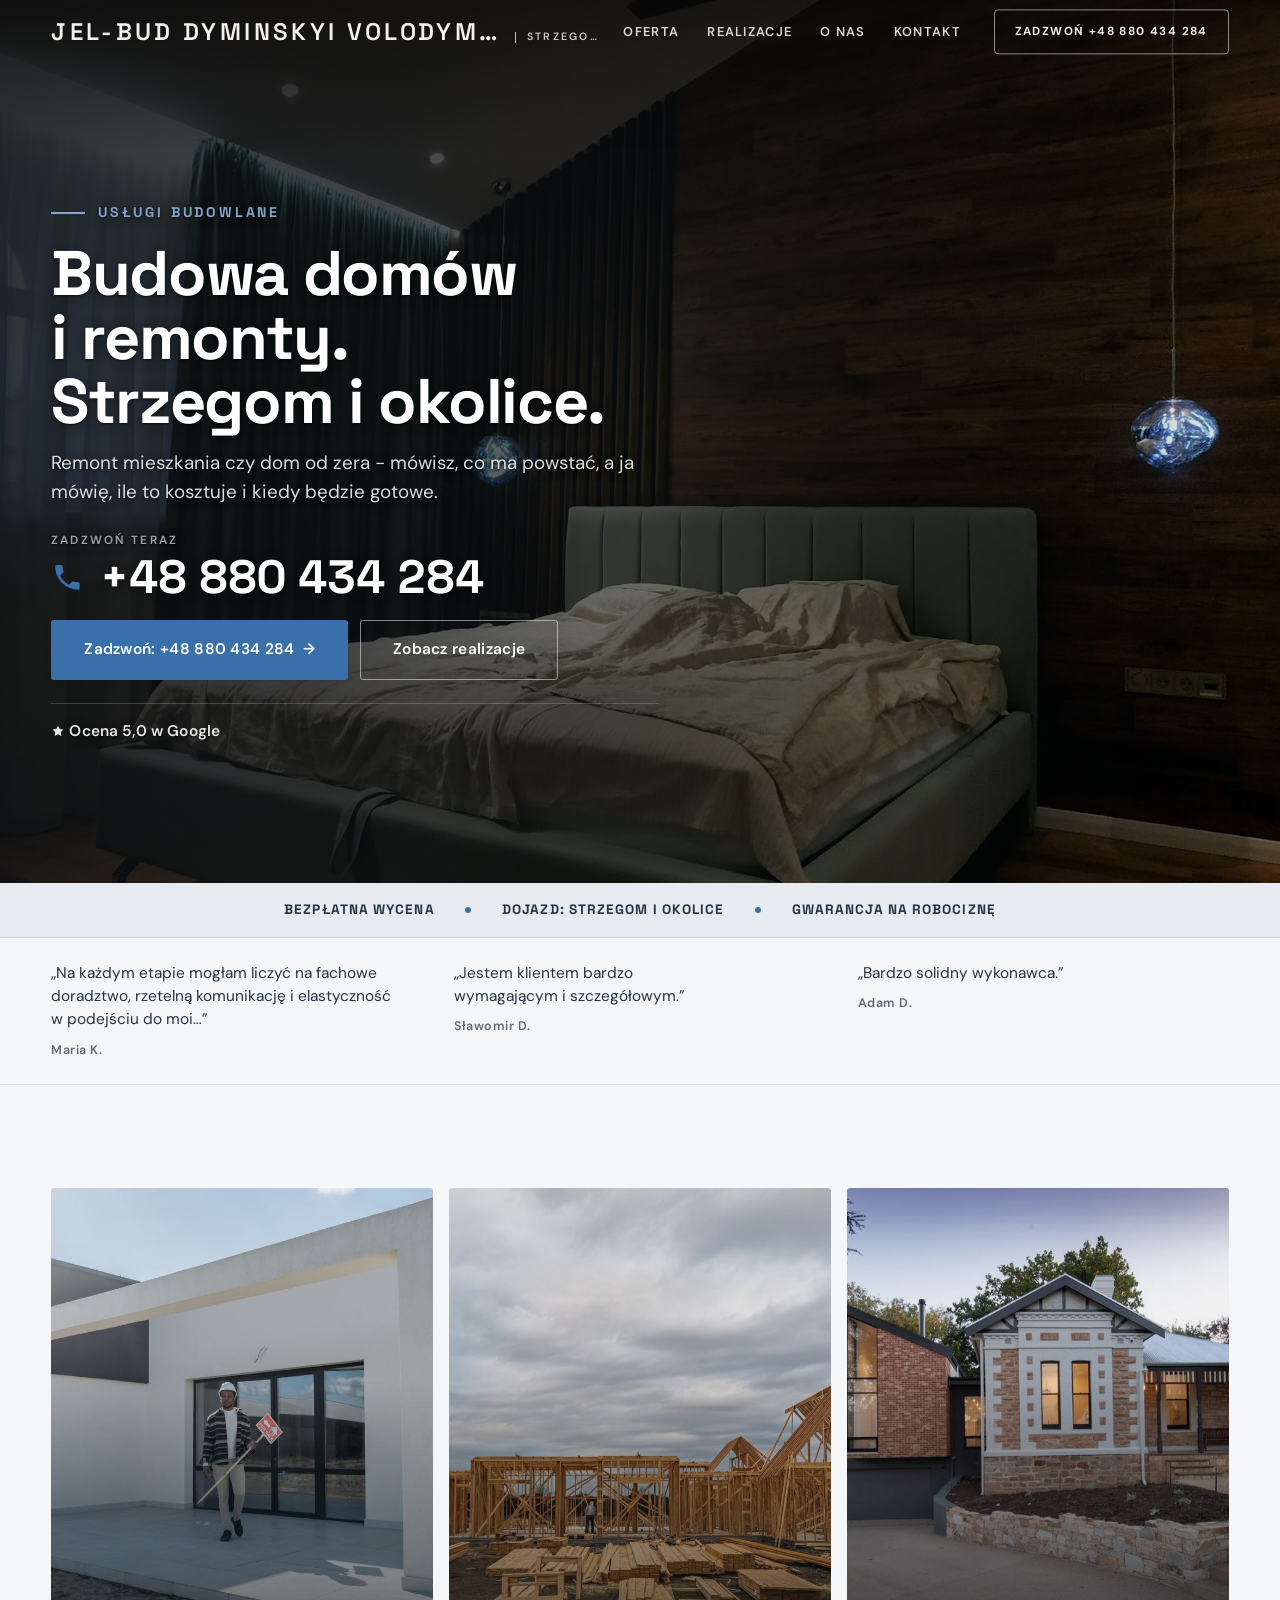
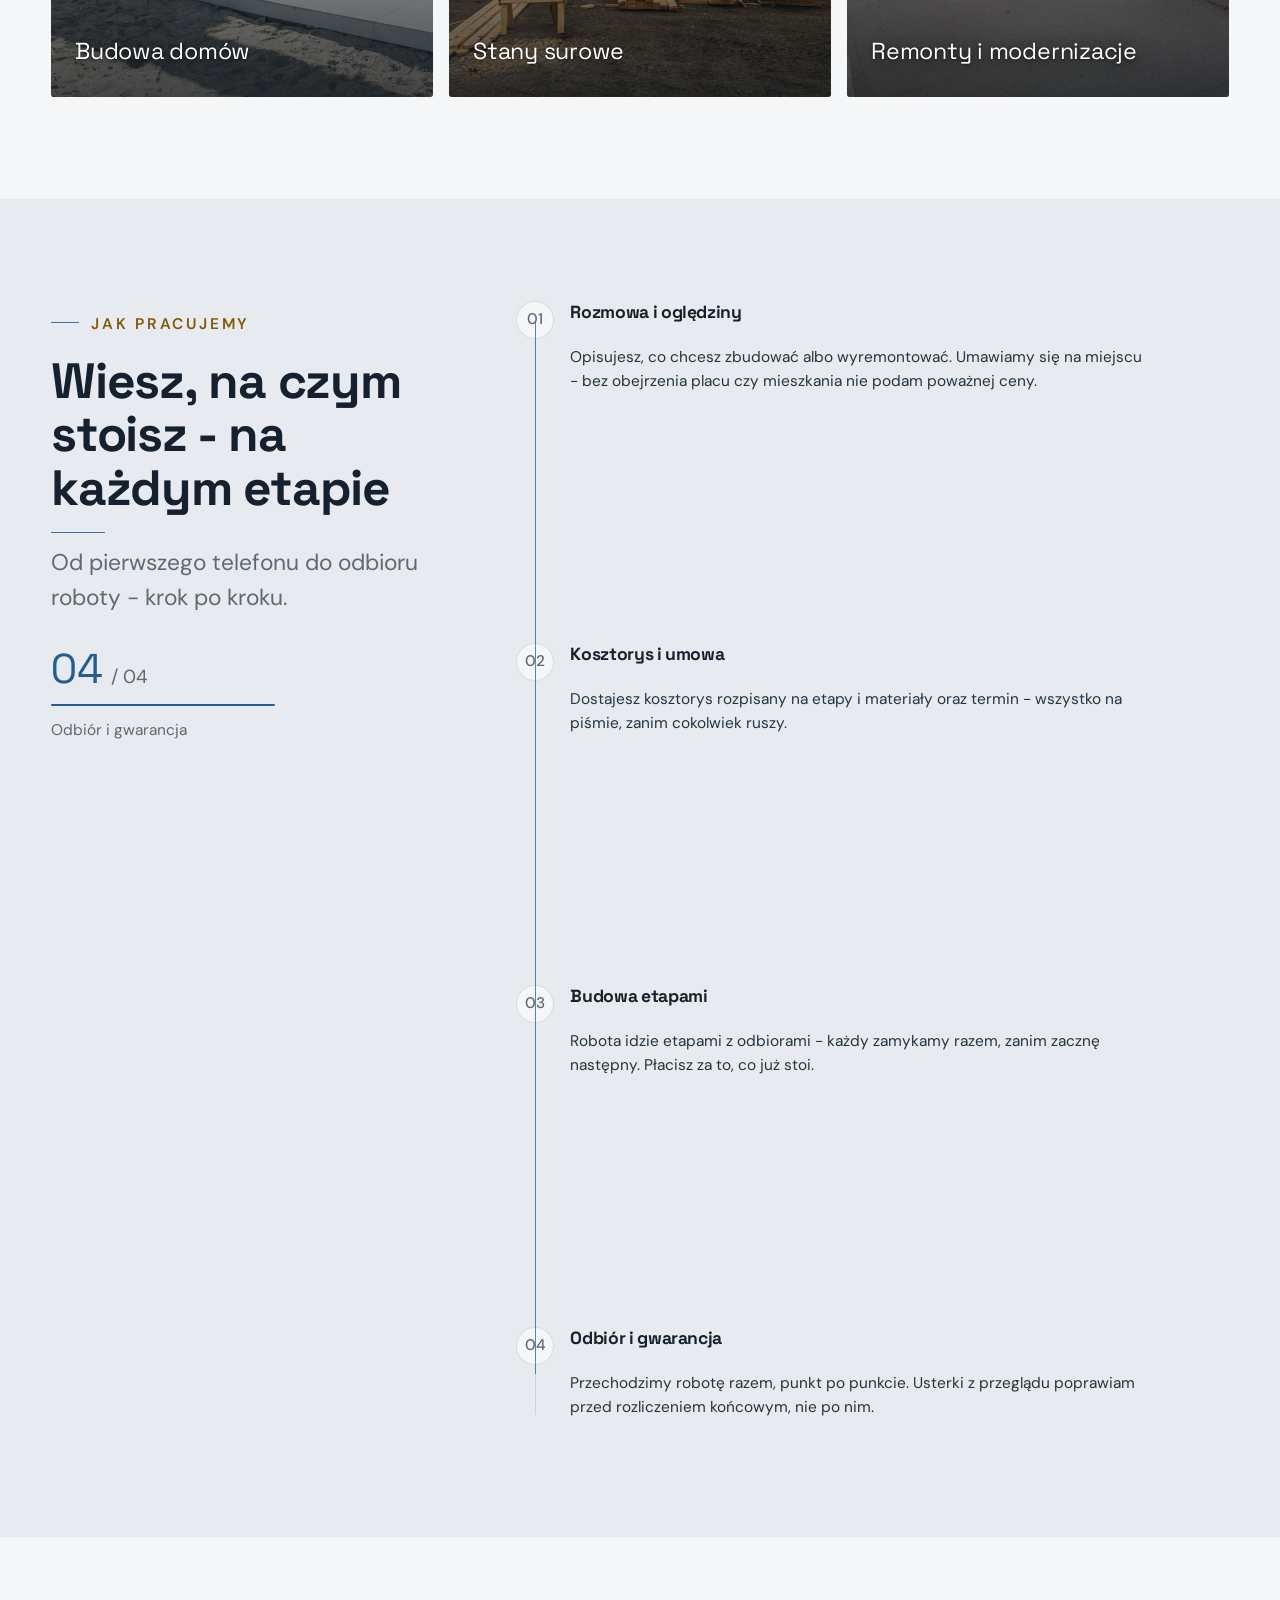
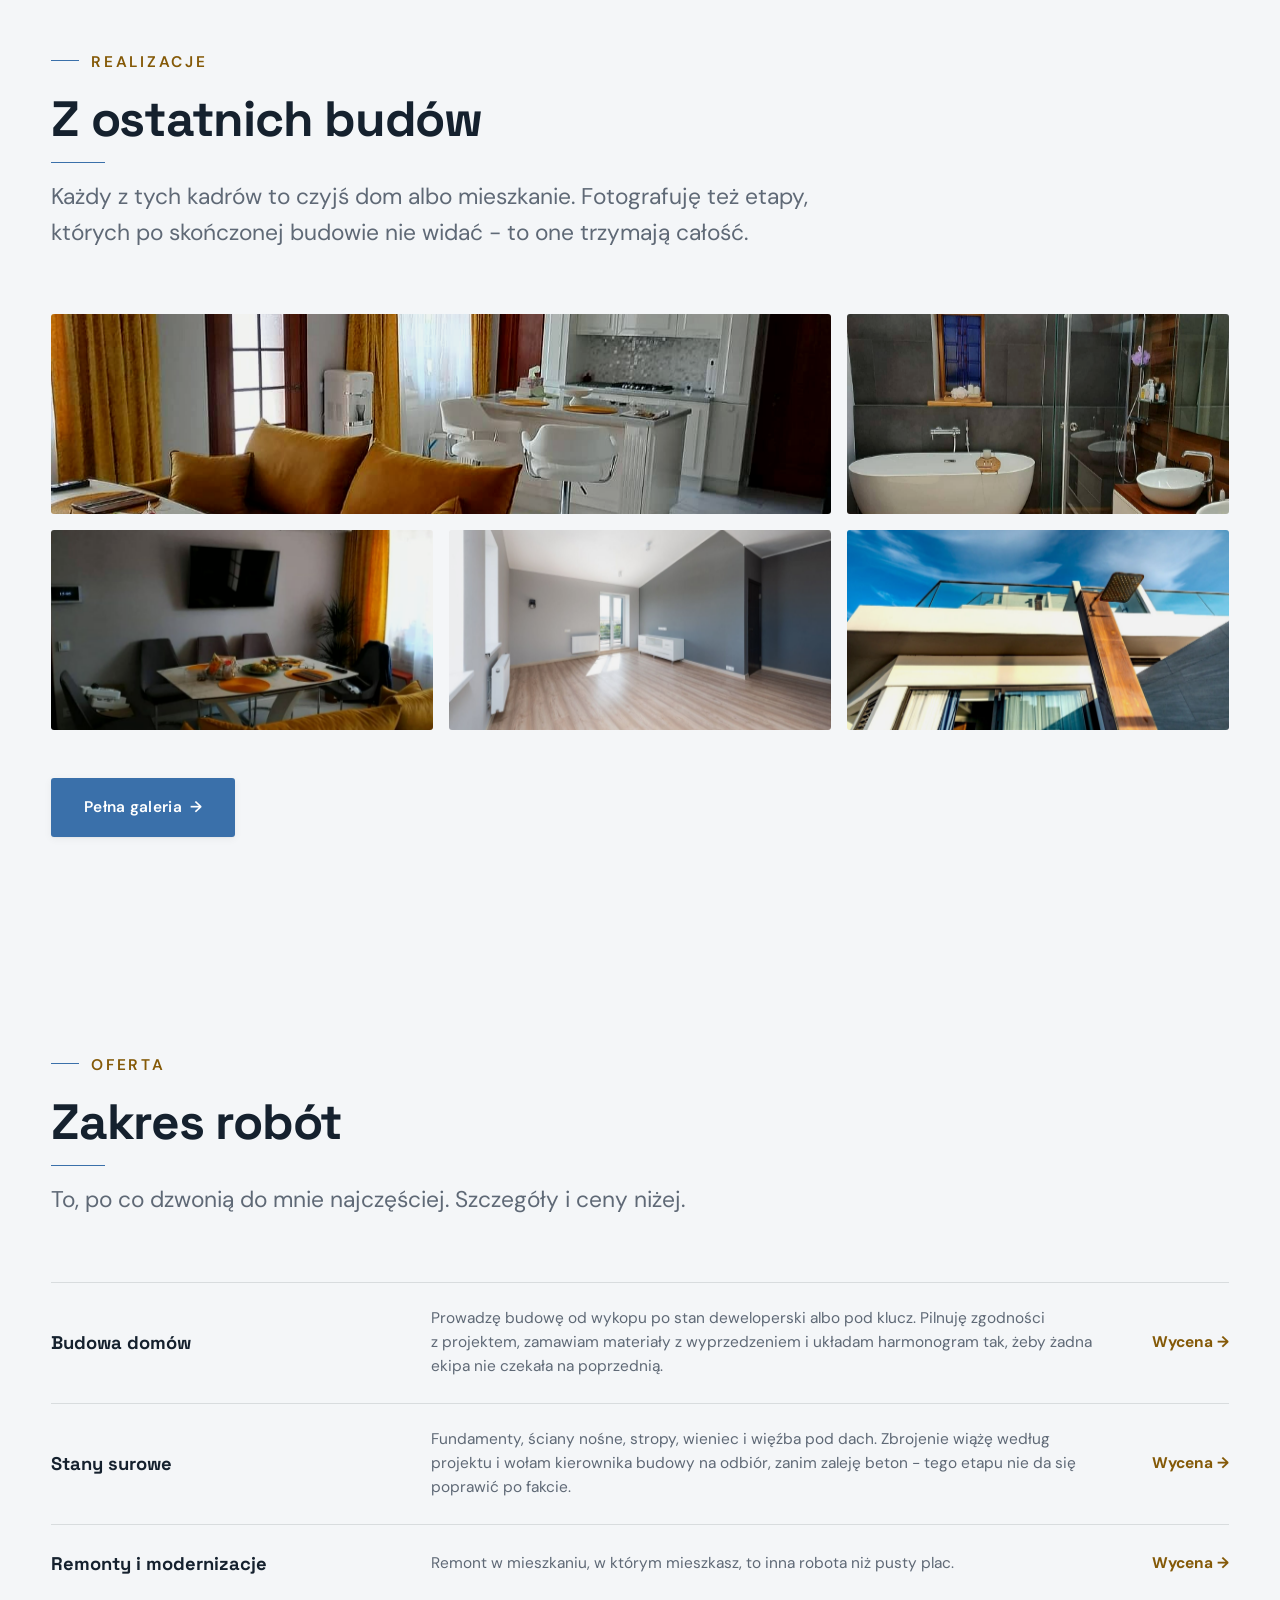
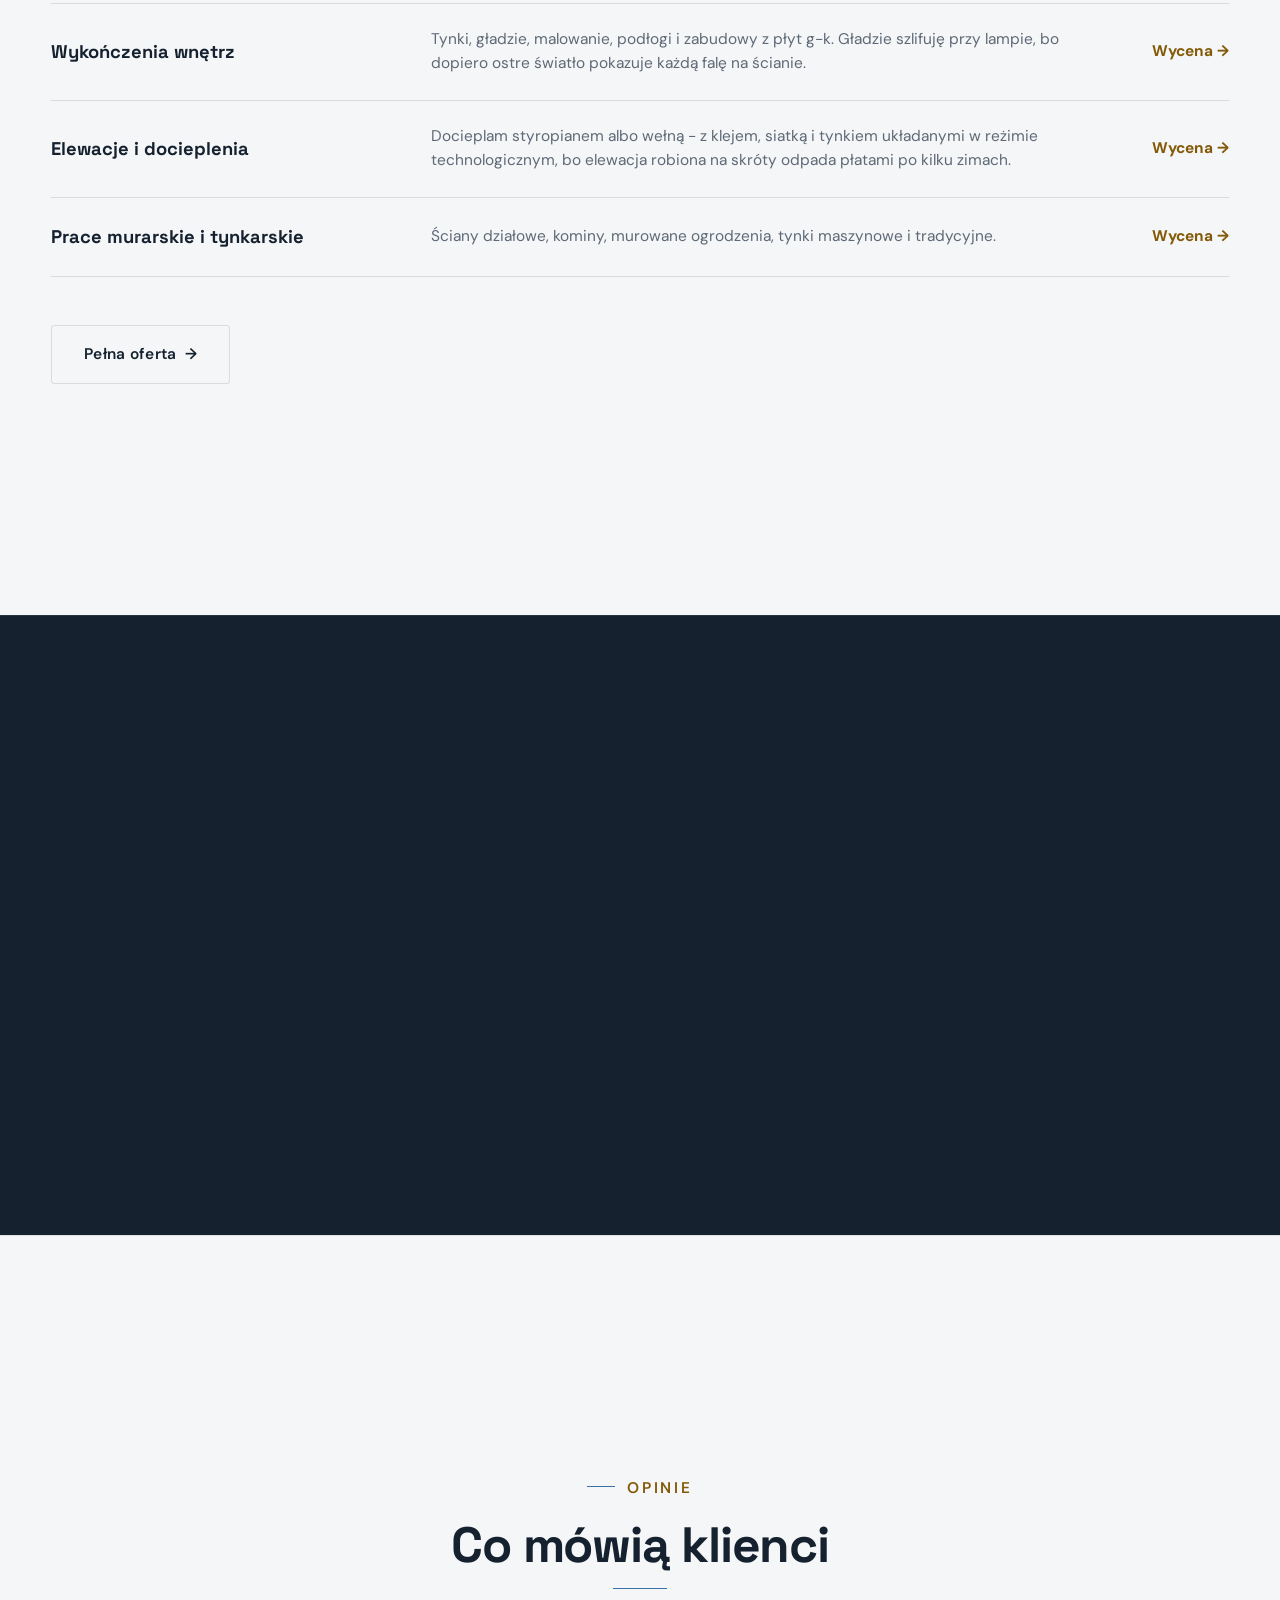
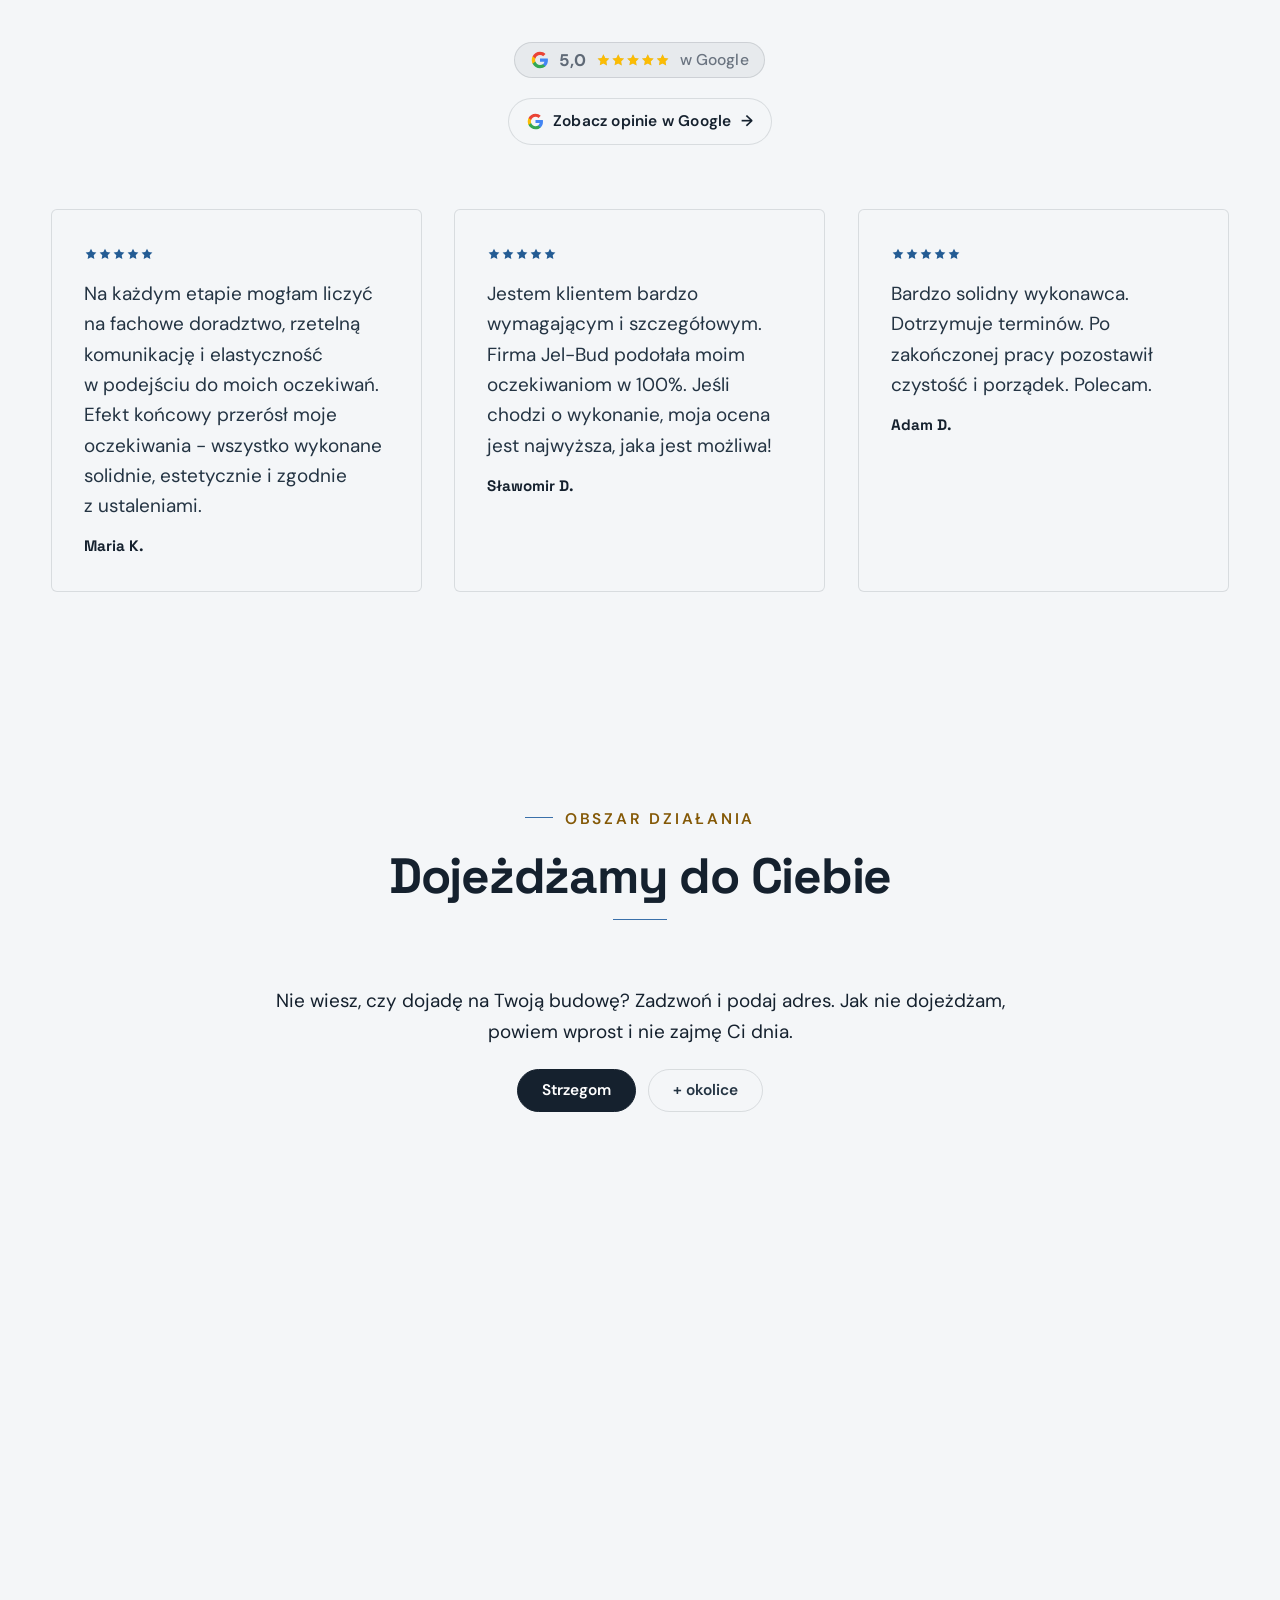
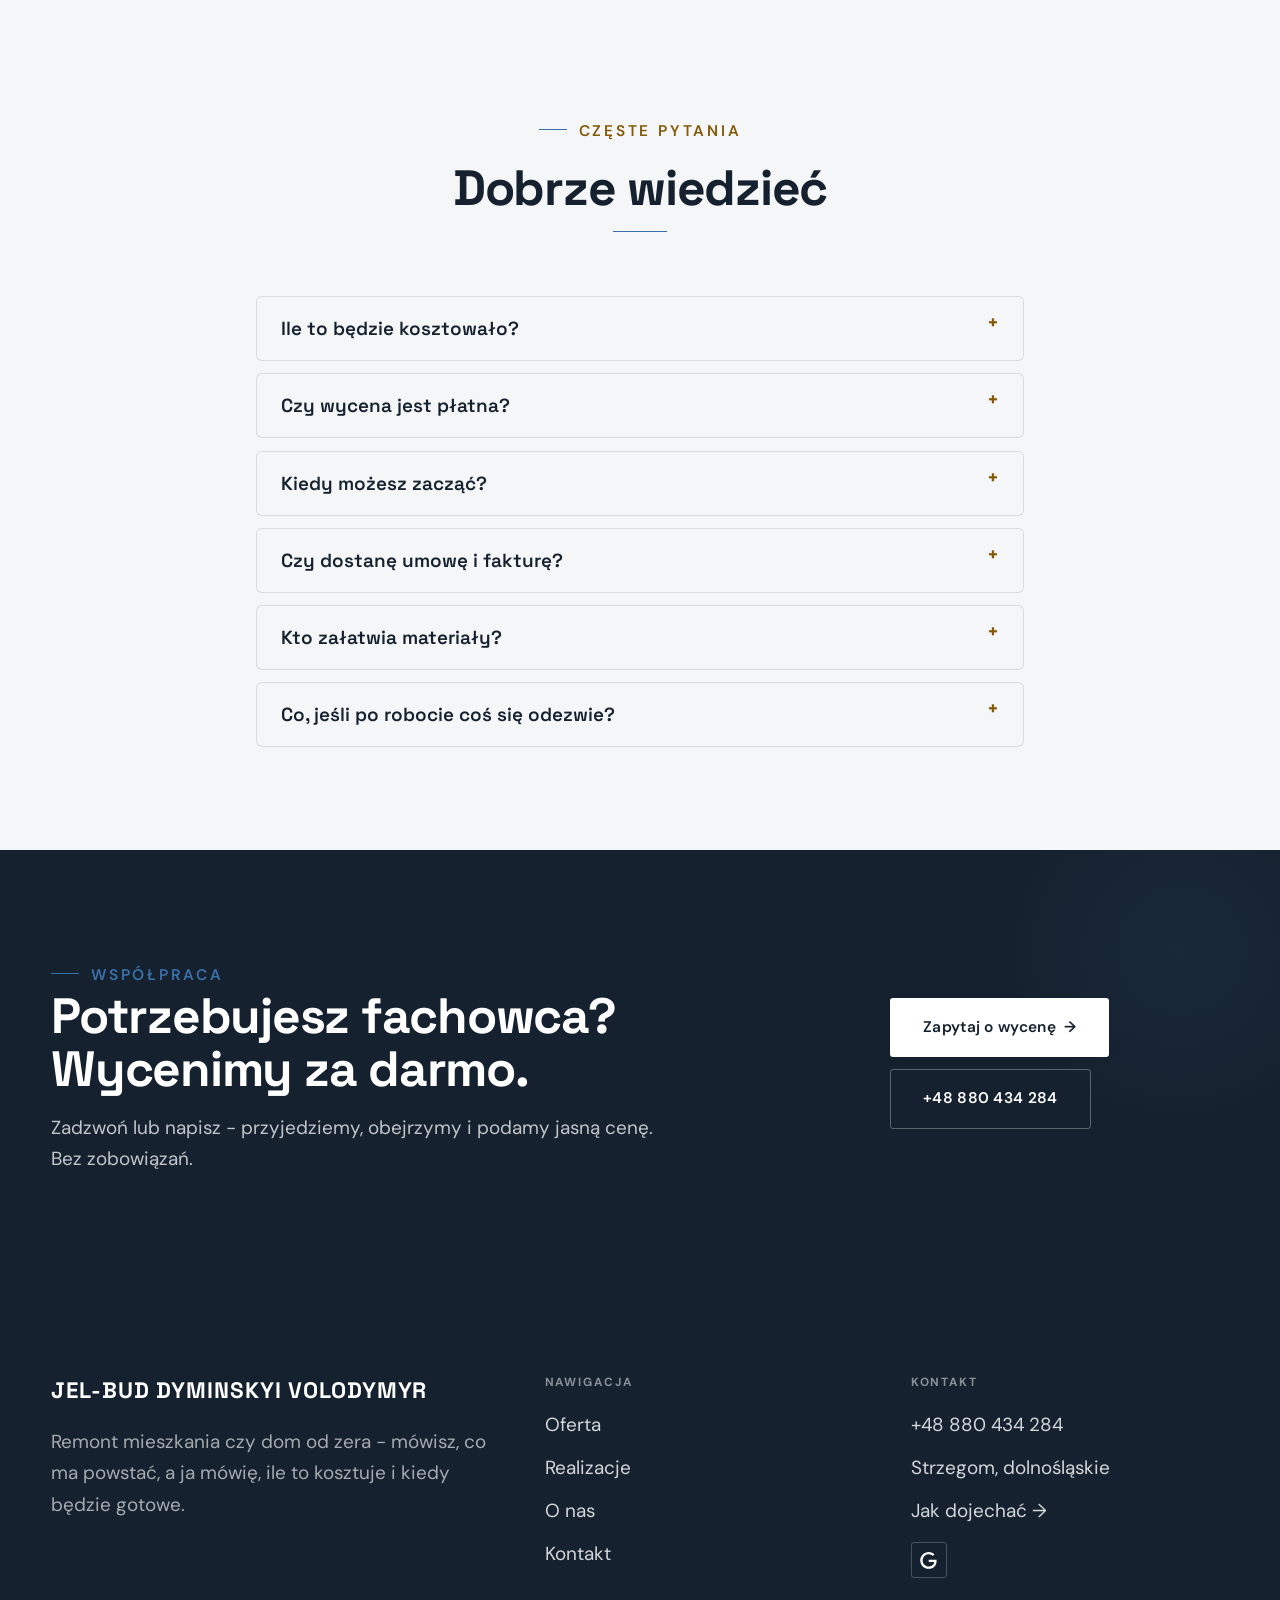
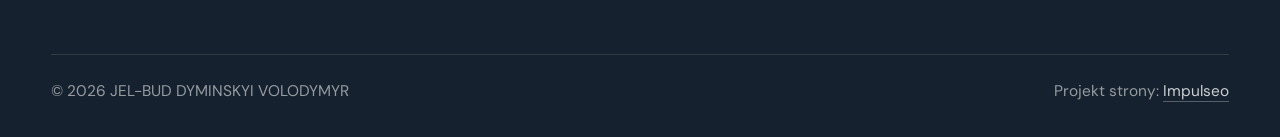
<file: index.html>
<!DOCTYPE html>
<html lang="pl">
<head>
<meta charset="UTF-8">
<meta name="viewport" content="width=device-width, initial-scale=1.0">
<title>JEL-BUD DYMINSKYI VOLODYMYR - budowa domów i remonty</title>
<meta name="description" content="Firma budowlana w Strzegomiu: budowa domów, stany surowe, remonty, wykończenia, elewacje. Kosztorys i termin na piśmie przed robotą. Zadzwoń: +48 880 434 284.">
<link rel="canonical" href="https://kris20032.github.io/jel-bud-dyminskyi-volodymyr/">
<meta name="robots" content="noindex, nofollow">
<meta property="og:type" content="website">
<meta property="og:locale" content="pl_PL">
<meta property="og:site_name" content="JEL-BUD DYMINSKYI VOLODYMYR">
<meta property="og:title" content="JEL-BUD DYMINSKYI VOLODYMYR - budowa domów i remonty">
<meta property="og:description" content="Firma budowlana w Strzegomiu: budowa domów, stany surowe, remonty, wykończenia, elewacje. Kosztorys i termin na piśmie przed robotą. Zadzwoń: +48 880 434 284.">
<meta property="og:url" content="https://kris20032.github.io/jel-bud-dyminskyi-volodymyr/">
<meta property="og:image" content="https://kris20032.github.io/jel-bud-dyminskyi-volodymyr/img/og.jpg">
<meta property="og:image:width" content="1200">
<meta property="og:image:height" content="630">
<meta name="twitter:card" content="summary_large_image">
<script type="application/ld+json">{"@context": "https://schema.org", "@type": "GeneralContractor", "name": "JEL-BUD DYMINSKYI VOLODYMYR", "url": "https://kris20032.github.io/jel-bud-dyminskyi-volodymyr/", "telephone": "+48880434284", "image": "https://kris20032.github.io/jel-bud-dyminskyi-volodymyr/img/og.jpg", "areaServed": "Strzegom", "sameAs": ["https://www.google.com/maps/place/JEL-BUD+DYMINSKYI+VOLODYMYR/@50.9889191,16.3770438,17z/data=!3m1!4b1!4m6!3m5!1s0x4bf69d5fcf60ddeb:0x5bf78fdce466e3b8!8m2!3d50.9889191!4d16.3770438!16s%2Fg%2F11wvknzw1w"]}</script>
<link rel="preconnect" href="https://fonts.googleapis.com">
<link rel="preconnect" href="https://fonts.gstatic.com" crossorigin>
<link href="https://fonts.googleapis.com/css2?family=Space+Grotesk:wght@500;600;700&family=DM+Sans:opsz,wght@9..40,400;9..40,500;9..40,600&display=swap" rel="stylesheet">
<link rel="stylesheet" href="assets/styles.css?v=5f6a6f8d">
</head>
<body>

<header class="nav">
  <div class="wrap nav-inner">
    <a class="brand" href="index.html"><span class="name">JEL-BUD DYMINSKYI VOLODYMYR</span><span class="sub">Strzegom</span></a>
    <nav class="nav-links">
      <a href="oferta.html">Oferta</a>
      <a href="realizacje.html">Realizacje</a>
      <a href="o-nas.html">O nas</a>
      <a href="kontakt.html">Kontakt</a>
      <a href="tel:+48880434284" class="btn btn-accent">Zadzwoń +48 880 434 284</a>
    </nav>
    <button class="nav-toggle" aria-label="Menu"><span></span><span></span><span></span></button>
  </div>
</header>

<main>
<section class="hero-fach">
  <img class="hf-photo" src="img/hero.jpg" fetchpriority="high" data-rotate="img/g3.jpg|img/g14.jpg" alt="JEL-BUD DYMINSKYI VOLODYMYR" width="1880" height="1253">
  <div class="hf-panel">
    <div class="hf-inner">
      <span class="hf-kicker">Usługi budowlane</span>
      <h1 class="hf-title">Budowa domów i remonty. Strzegom i okolice. <em></em></h1>
      <p class="hf-lead">Remont mieszkania czy dom od zera - mówisz, co ma powstać, a ja mówię, ile to kosztuje i kiedy będzie gotowe.</p>
      <a class="hf-phone" href="tel:+48880434284"><span class="hf-phone-lab">Zadzwoń teraz</span><span class="hf-phone-num"><svg class="ico-tel" width="16" height="16" viewBox="0 0 24 24" fill="none" aria-hidden="true"><path d="M6.6 10.8a15.5 15.5 0 0 0 6.6 6.6l2.2-2.2a1 1 0 0 1 1-.24 11.4 11.4 0 0 0 3.6.58 1 1 0 0 1 1 1V20a1 1 0 0 1-1 1A17 17 0 0 1 3 4a1 1 0 0 1 1-1h3.5a1 1 0 0 1 1 1c0 1.25.2 2.46.58 3.6a1 1 0 0 1-.25 1l-2.23 2.2Z" fill="currentColor"/></svg> +48 880 434 284</span></a>
      <div class="hf-actions">
        <a href="tel:+48880434284" class="btn btn-accent">Zadzwoń: +48 880 434 284 <span class="arr">→</span></a>
        <a href="realizacje.html" class="btn btn-ghost hf-ghost">Zobacz realizacje</a>
      </div>
      <div class="hf-trust"><svg class="ico-star" width="14" height="14" viewBox="0 0 24 24" style="vertical-align:-2px" aria-hidden="true"><path d="M12 2.8l2.85 5.8 6.4.93-4.63 4.5 1.1 6.37L12 17.4l-5.72 3 1.1-6.37-4.63-4.5 6.4-.93L12 2.8Z" fill="currentColor"/></svg> Ocena 5,0 w Google</div>
    </div>
  </div>
</section>
<section class="fach-promise">
  <div class="wrap">
    <ul class="fp-row reveal"><li>Bezpłatna wycena</li><li>Dojazd: Strzegom i okolice</li><li>Gwarancja na robociznę</li></ul>
  </div>
</section>
<section class="opinie-mini" aria-label="Opinie klientów">
  <div class="wrap">
    <div class="om-row">
      <div class="om-item reveal"><blockquote>„Na każdym etapie mogłam liczyć na fachowe doradztwo, rzetelną komunikację i elastyczność w podejściu do moi…”</blockquote><span class="om-autor">Maria K.</span></div>
      <div class="om-item reveal"><blockquote>„Jestem klientem bardzo wymagającym i szczegółowym.”</blockquote><span class="om-autor">Sławomir D.</span></div>
      <div class="om-item reveal"><blockquote>„Bardzo solidny wykonawca.”</blockquote><span class="om-autor">Adam D.</span></div>
    </div>
  </div>
</section>
<section class="gateways-band">
  <div class="wrap">
    <div class="gateways">
      <a href="oferta.html" class="gateway reveal"><img src="img/g5.jpg" alt="Budowa domów" loading="lazy" width="1600" height="1068" decoding="async"><span class="g-ttl">Budowa domów</span></a>
      <a href="oferta.html" class="gateway reveal"><img src="img/g6.jpg" alt="Stany surowe" loading="lazy" width="1600" height="1066" decoding="async"><span class="g-ttl">Stany surowe</span></a>
      <a href="oferta.html" class="gateway reveal"><img src="img/g7.jpg" alt="Remonty i modernizacje" loading="lazy" width="1200" height="800" decoding="async"><span class="g-ttl">Remonty i modernizacje</span></a>
    </div>
  </div>
</section>
<section class="proces proces-os fachowcy">
  <div class="wrap proc-grid">
    <div class="proc-side">
      <div class="head reveal">
        <span class="eyebrow">Jak pracujemy</span>
        <h2>Wiesz, na czym stoisz - na każdym etapie</h2>
        <p>Od pierwszego telefonu do odbioru roboty - krok po kroku.</p>
      </div>
      <div class="proc-count" aria-hidden="true"><span class="pc-cur">01</span><span class="pc-all">/ 04</span></div>
      <div class="proc-bar" aria-hidden="true"><i></i></div>
      <p class="proc-now" aria-hidden="true">Rozmowa i oględziny</p>
    </div>
    <ol class="proces-line">
      <li class="reveal"><span class="pno">01</span><h3>Rozmowa i oględziny</h3><p>Opisujesz, co chcesz zbudować albo wyremontować. Umawiamy się na miejscu - bez obejrzenia placu czy mieszkania nie podam poważnej ceny.</p></li>
      <li class="reveal"><span class="pno">02</span><h3>Kosztorys i umowa</h3><p>Dostajesz kosztorys rozpisany na etapy i materiały oraz termin - wszystko na piśmie, zanim cokolwiek ruszy.</p></li>
      <li class="reveal"><span class="pno">03</span><h3>Budowa etapami</h3><p>Robota idzie etapami z odbiorami - każdy zamykamy razem, zanim zacznę następny. Płacisz za to, co już stoi.</p></li>
      <li class="reveal"><span class="pno">04</span><h3>Odbiór i gwarancja</h3><p>Przechodzimy robotę razem, punkt po punkcie. Usterki z przeglądu poprawiam przed rozliczeniem końcowym, nie po nim.</p></li>
    </ol>
  </div>
</section>
<section>
  <div class="wrap">
    <div class="head reveal">
      <span class="eyebrow">Realizacje</span>
      <h2>Z ostatnich budów</h2>
      <p>Każdy z tych kadrów to czyjś dom albo mieszkanie. Fotografuję też etapy, których po skończonej budowie nie widać - to one trzymają całość.</p>
    </div>
    <div class="gallery">
      <div class="tile t-two3 reveal"><img src="img/g1.jpg" alt="JEL-BUD DYMINSKYI VOLODYMYR" loading="lazy" width="1070" height="541" decoding="async"></div>
      <div class="tile t-third reveal"><img src="img/g2.jpg" alt="JEL-BUD DYMINSKYI VOLODYMYR" loading="lazy" width="1070" height="1284" decoding="async"></div>
      <div class="tile t-third reveal"><img src="img/g4.jpg" alt="JEL-BUD DYMINSKYI VOLODYMYR" loading="lazy" width="1028" height="482" decoding="async"></div>
      <div class="tile t-third reveal"><img src="img/g8.jpg" alt="JEL-BUD DYMINSKYI VOLODYMYR" loading="lazy" width="1600" height="1066" decoding="async"></div>
      <div class="tile t-third reveal"><img src="img/g9.jpg" alt="JEL-BUD DYMINSKYI VOLODYMYR" loading="lazy" width="1600" height="1066" decoding="async"></div>
    </div>
    <div style="margin-top:var(--space-7)" class="reveal"><a href="realizacje.html" class="btn btn-accent">Pełna galeria <span class="arr">→</span></a></div>
  </div>
</section>
<section class="fach-uslugi">
  <div class="wrap">
    <div class="head reveal">
      <span class="eyebrow">Oferta</span>
      <h2>Zakres robót</h2>
      <p>To, po co dzwonią do mnie najczęściej. Szczegóły i ceny niżej.</p>
    </div>
    <ul class="fu-list">
      <li class="fu-row reveal"><div class="fu-name">Budowa domów</div><div class="fu-desc">Prowadzę budowę od wykopu po stan deweloperski albo pod klucz. Pilnuję zgodności z projektem, zamawiam materiały z wyprzedzeniem i układam harmonogram tak, żeby żadna ekipa nie czekała na poprzednią.</div><a class="fu-cta" href="kontakt.html">Wycena <span class="arr">→</span></a></li>
      <li class="fu-row reveal"><div class="fu-name">Stany surowe</div><div class="fu-desc">Fundamenty, ściany nośne, stropy, wieniec i więźba pod dach. Zbrojenie wiążę według projektu i wołam kierownika budowy na odbiór, zanim zaleję beton - tego etapu nie da się poprawić po fakcie.</div><a class="fu-cta" href="kontakt.html">Wycena <span class="arr">→</span></a></li>
      <li class="fu-row reveal"><div class="fu-name">Remonty i modernizacje</div><div class="fu-desc">Remont w mieszkaniu, w którym mieszkasz, to inna robota niż pusty plac.</div><a class="fu-cta" href="kontakt.html">Wycena <span class="arr">→</span></a></li>
      <li class="fu-row reveal"><div class="fu-name">Wykończenia wnętrz</div><div class="fu-desc">Tynki, gładzie, malowanie, podłogi i zabudowy z płyt g-k. Gładzie szlifuję przy lampie, bo dopiero ostre światło pokazuje każdą falę na ścianie.</div><a class="fu-cta" href="kontakt.html">Wycena <span class="arr">→</span></a></li>
      <li class="fu-row reveal"><div class="fu-name">Elewacje i docieplenia</div><div class="fu-desc">Docieplam styropianem albo wełną - z klejem, siatką i tynkiem układanymi w reżimie technologicznym, bo elewacja robiona na skróty odpada płatami po kilku zimach.</div><a class="fu-cta" href="kontakt.html">Wycena <span class="arr">→</span></a></li>
      <li class="fu-row reveal"><div class="fu-name">Prace murarskie i tynkarskie</div><div class="fu-desc">Ściany działowe, kominy, murowane ogrodzenia, tynki maszynowe i tradycyjne.</div><a class="fu-cta" href="kontakt.html">Wycena <span class="arr">→</span></a></li>
    </ul>
    <div style="margin-top:var(--space-7)" class="reveal"><a href="oferta.html" class="btn btn-ghost">Pełna oferta <span class="arr">→</span></a></div>
  </div>
</section>
<section class="stopklatka" aria-hidden="true">
  <div class="stk-bg" style="background-image:url(img/g10.jpg)"></div>
</section>
<section class="opinie">
  <div class="wrap">
    <div class="head center reveal">
      <span class="eyebrow">Opinie</span>
      <h2>Co mówią klienci</h2>
    </div>
    <p class="op-meta reveal"><span class="g-badge"><svg class="gb-ico" viewBox="0 0 24 24" width="18" height="18" aria-hidden="true"><path fill="#4285F4" d="M22.56 12.25c0-.78-.07-1.53-.2-2.25H12v4.26h5.92c-.26 1.37-1.04 2.53-2.21 3.31v2.77h3.57c2.08-1.92 3.28-4.74 3.28-8.09z"/><path fill="#34A853" d="M12 23c2.97 0 5.46-.98 7.28-2.66l-3.57-2.77c-.98.66-2.23 1.06-3.71 1.06-2.86 0-5.29-1.93-6.16-4.53H2.18v2.84C3.99 20.53 7.7 23 12 23z"/><path fill="#FBBC05" d="M5.84 14.09c-.22-.66-.35-1.36-.35-2.09s.13-1.43.35-2.09V7.07H2.18C1.43 8.55 1 10.22 1 12s.43 3.45 1.18 4.93l2.85-2.22.81-.62z"/><path fill="#EA4335" d="M12 5.38c1.62 0 3.06.56 4.21 1.64l3.15-3.15C17.45 2.09 14.97 1 12 1 7.7 1 3.99 3.47 2.18 7.07l3.66 2.84c.87-2.6 3.3-4.53 6.16-4.53z"/></svg><b class="gb-ocena">5,0</b><svg class="gb-stars" viewBox="0 0 90 18" width="74" height="14.8" aria-hidden="true"><g fill="currentColor" opacity=".26"><path transform="translate(0,0)" d="M9 1.6l2.2 4.46 4.92.72-3.56 3.47.84 4.9L9 12.74l-4.4 2.31.84-4.9L1.88 6.68l4.92-.72L9 1.6Z"/><path transform="translate(18,0)" d="M9 1.6l2.2 4.46 4.92.72-3.56 3.47.84 4.9L9 12.74l-4.4 2.31.84-4.9L1.88 6.68l4.92-.72L9 1.6Z"/><path transform="translate(36,0)" d="M9 1.6l2.2 4.46 4.92.72-3.56 3.47.84 4.9L9 12.74l-4.4 2.31.84-4.9L1.88 6.68l4.92-.72L9 1.6Z"/><path transform="translate(54,0)" d="M9 1.6l2.2 4.46 4.92.72-3.56 3.47.84 4.9L9 12.74l-4.4 2.31.84-4.9L1.88 6.68l4.92-.72L9 1.6Z"/><path transform="translate(72,0)" d="M9 1.6l2.2 4.46 4.92.72-3.56 3.47.84 4.9L9 12.74l-4.4 2.31.84-4.9L1.88 6.68l4.92-.72L9 1.6Z"/></g><clipPath id="gs1000"><rect x="0" y="0" width="90.0" height="18"/></clipPath><g fill="#FBBC04" clip-path="url(#gs1000)"><path transform="translate(0,0)" d="M9 1.6l2.2 4.46 4.92.72-3.56 3.47.84 4.9L9 12.74l-4.4 2.31.84-4.9L1.88 6.68l4.92-.72L9 1.6Z"/><path transform="translate(18,0)" d="M9 1.6l2.2 4.46 4.92.72-3.56 3.47.84 4.9L9 12.74l-4.4 2.31.84-4.9L1.88 6.68l4.92-.72L9 1.6Z"/><path transform="translate(36,0)" d="M9 1.6l2.2 4.46 4.92.72-3.56 3.47.84 4.9L9 12.74l-4.4 2.31.84-4.9L1.88 6.68l4.92-.72L9 1.6Z"/><path transform="translate(54,0)" d="M9 1.6l2.2 4.46 4.92.72-3.56 3.47.84 4.9L9 12.74l-4.4 2.31.84-4.9L1.88 6.68l4.92-.72L9 1.6Z"/><path transform="translate(72,0)" d="M9 1.6l2.2 4.46 4.92.72-3.56 3.47.84 4.9L9 12.74l-4.4 2.31.84-4.9L1.88 6.68l4.92-.72L9 1.6Z"/></g></svg><span class="gb-txt">w Google</span></span></p>
    <p class="op-meta reveal"><a class="op-google" href="https://www.google.com/maps/place/JEL-BUD+DYMINSKYI+VOLODYMYR/@50.9889191,16.3770438,17z/data=!3m1!4b1!4m6!3m5!1s0x4bf69d5fcf60ddeb:0x5bf78fdce466e3b8!8m2!3d50.9889191!4d16.3770438!16s%2Fg%2F11wvknzw1w" target="_blank" rel="noopener"><svg class="op-g-ico" viewBox="0 0 24 24" width="17" height="17" aria-hidden="true"><path fill="#4285F4" d="M22.56 12.25c0-.78-.07-1.53-.2-2.25H12v4.26h5.92c-.26 1.37-1.04 2.53-2.21 3.31v2.77h3.57c2.08-1.92 3.28-4.74 3.28-8.09z"/><path fill="#34A853" d="M12 23c2.97 0 5.46-.98 7.28-2.66l-3.57-2.77c-.98.66-2.23 1.06-3.71 1.06-2.86 0-5.29-1.93-6.16-4.53H2.18v2.84C3.99 20.53 7.7 23 12 23z"/><path fill="#FBBC05" d="M5.84 14.09c-.22-.66-.35-1.36-.35-2.09s.13-1.43.35-2.09V7.07H2.18C1.43 8.55 1 10.22 1 12s.43 3.45 1.18 4.93l2.85-2.22.81-.62z"/><path fill="#EA4335" d="M12 5.38c1.62 0 3.06.56 4.21 1.64l3.15-3.15C17.45 2.09 14.97 1 12 1 7.7 1 3.99 3.47 2.18 7.07l3.66 2.84c.87-2.6 3.3-4.53 6.16-4.53z"/></svg><span>Zobacz opinie w Google</span><span class="arr">→</span></a></p>
    <div class="opinie-grid">
      <figure class="op-card reveal"><span class="op-star"><svg class="ico-star" width="14" height="14" viewBox="0 0 24 24" style="vertical-align:-2px" aria-hidden="true"><path d="M12 2.8l2.85 5.8 6.4.93-4.63 4.5 1.1 6.37L12 17.4l-5.72 3 1.1-6.37-4.63-4.5 6.4-.93L12 2.8Z" fill="currentColor"/></svg><svg class="ico-star" width="14" height="14" viewBox="0 0 24 24" style="vertical-align:-2px" aria-hidden="true"><path d="M12 2.8l2.85 5.8 6.4.93-4.63 4.5 1.1 6.37L12 17.4l-5.72 3 1.1-6.37-4.63-4.5 6.4-.93L12 2.8Z" fill="currentColor"/></svg><svg class="ico-star" width="14" height="14" viewBox="0 0 24 24" style="vertical-align:-2px" aria-hidden="true"><path d="M12 2.8l2.85 5.8 6.4.93-4.63 4.5 1.1 6.37L12 17.4l-5.72 3 1.1-6.37-4.63-4.5 6.4-.93L12 2.8Z" fill="currentColor"/></svg><svg class="ico-star" width="14" height="14" viewBox="0 0 24 24" style="vertical-align:-2px" aria-hidden="true"><path d="M12 2.8l2.85 5.8 6.4.93-4.63 4.5 1.1 6.37L12 17.4l-5.72 3 1.1-6.37-4.63-4.5 6.4-.93L12 2.8Z" fill="currentColor"/></svg><svg class="ico-star" width="14" height="14" viewBox="0 0 24 24" style="vertical-align:-2px" aria-hidden="true"><path d="M12 2.8l2.85 5.8 6.4.93-4.63 4.5 1.1 6.37L12 17.4l-5.72 3 1.1-6.37-4.63-4.5 6.4-.93L12 2.8Z" fill="currentColor"/></svg></span><blockquote>Na każdym etapie mogłam liczyć na fachowe doradztwo, rzetelną komunikację i elastyczność w podejściu do moich oczekiwań. Efekt końcowy przerósł moje oczekiwania - wszystko wykonane solidnie, estetycznie i zgodnie z ustaleniami.</blockquote><span class="op-autor">Maria K.</span></figure>
      <figure class="op-card reveal"><span class="op-star"><svg class="ico-star" width="14" height="14" viewBox="0 0 24 24" style="vertical-align:-2px" aria-hidden="true"><path d="M12 2.8l2.85 5.8 6.4.93-4.63 4.5 1.1 6.37L12 17.4l-5.72 3 1.1-6.37-4.63-4.5 6.4-.93L12 2.8Z" fill="currentColor"/></svg><svg class="ico-star" width="14" height="14" viewBox="0 0 24 24" style="vertical-align:-2px" aria-hidden="true"><path d="M12 2.8l2.85 5.8 6.4.93-4.63 4.5 1.1 6.37L12 17.4l-5.72 3 1.1-6.37-4.63-4.5 6.4-.93L12 2.8Z" fill="currentColor"/></svg><svg class="ico-star" width="14" height="14" viewBox="0 0 24 24" style="vertical-align:-2px" aria-hidden="true"><path d="M12 2.8l2.85 5.8 6.4.93-4.63 4.5 1.1 6.37L12 17.4l-5.72 3 1.1-6.37-4.63-4.5 6.4-.93L12 2.8Z" fill="currentColor"/></svg><svg class="ico-star" width="14" height="14" viewBox="0 0 24 24" style="vertical-align:-2px" aria-hidden="true"><path d="M12 2.8l2.85 5.8 6.4.93-4.63 4.5 1.1 6.37L12 17.4l-5.72 3 1.1-6.37-4.63-4.5 6.4-.93L12 2.8Z" fill="currentColor"/></svg><svg class="ico-star" width="14" height="14" viewBox="0 0 24 24" style="vertical-align:-2px" aria-hidden="true"><path d="M12 2.8l2.85 5.8 6.4.93-4.63 4.5 1.1 6.37L12 17.4l-5.72 3 1.1-6.37-4.63-4.5 6.4-.93L12 2.8Z" fill="currentColor"/></svg></span><blockquote>Jestem klientem bardzo wymagającym i szczegółowym. Firma Jel-Bud podołała moim oczekiwaniom w 100%. Jeśli chodzi o wykonanie, moja ocena jest najwyższa, jaka jest możliwa!</blockquote><span class="op-autor">Sławomir D.</span></figure>
      <figure class="op-card reveal"><span class="op-star"><svg class="ico-star" width="14" height="14" viewBox="0 0 24 24" style="vertical-align:-2px" aria-hidden="true"><path d="M12 2.8l2.85 5.8 6.4.93-4.63 4.5 1.1 6.37L12 17.4l-5.72 3 1.1-6.37-4.63-4.5 6.4-.93L12 2.8Z" fill="currentColor"/></svg><svg class="ico-star" width="14" height="14" viewBox="0 0 24 24" style="vertical-align:-2px" aria-hidden="true"><path d="M12 2.8l2.85 5.8 6.4.93-4.63 4.5 1.1 6.37L12 17.4l-5.72 3 1.1-6.37-4.63-4.5 6.4-.93L12 2.8Z" fill="currentColor"/></svg><svg class="ico-star" width="14" height="14" viewBox="0 0 24 24" style="vertical-align:-2px" aria-hidden="true"><path d="M12 2.8l2.85 5.8 6.4.93-4.63 4.5 1.1 6.37L12 17.4l-5.72 3 1.1-6.37-4.63-4.5 6.4-.93L12 2.8Z" fill="currentColor"/></svg><svg class="ico-star" width="14" height="14" viewBox="0 0 24 24" style="vertical-align:-2px" aria-hidden="true"><path d="M12 2.8l2.85 5.8 6.4.93-4.63 4.5 1.1 6.37L12 17.4l-5.72 3 1.1-6.37-4.63-4.5 6.4-.93L12 2.8Z" fill="currentColor"/></svg><svg class="ico-star" width="14" height="14" viewBox="0 0 24 24" style="vertical-align:-2px" aria-hidden="true"><path d="M12 2.8l2.85 5.8 6.4.93-4.63 4.5 1.1 6.37L12 17.4l-5.72 3 1.1-6.37-4.63-4.5 6.4-.93L12 2.8Z" fill="currentColor"/></svg></span><blockquote>Bardzo solidny wykonawca. Dotrzymuje terminów. Po zakończonej pracy pozostawił czystość i porządek. Polecam.</blockquote><span class="op-autor">Adam D.</span></figure>
    </div>
  </div>
</section>
<section class="obszar">
  <div class="wrap">
    <div class="head center reveal">
      <span class="eyebrow">Obszar działania</span>
      <h2>Dojeżdżamy do Ciebie</h2>
    </div>
    <p class="obszar-txt reveal" style="text-align:center;max-width:60ch;margin:0 auto 1.4rem">Nie wiesz, czy dojadę na Twoją budowę? Zadzwoń i podaj adres. Jak nie dojeżdżam, powiem wprost i nie zajmę Ci dnia.</p>
    <ul class="obszar-list reveal"><li class="is-home">Strzegom</li><li>+ okolice</li></ul>
    <div class="obszar-mapa reveal" style="margin-top:var(--space-7)">
      <iframe title="Obszar działania - Strzegom i okolice" src="https://maps.google.com/maps?q=50.9889191%2C16.3770438&amp;z=11&amp;output=embed" loading="lazy" referrerpolicy="no-referrer-when-downgrade" style="width:100%;height:clamp(280px,38vh,420px);border:0;display:block;border-radius:var(--r-md)"></iframe>
    </div>
  </div>
</section>
<section class="faq-klinika">
  <div class="wrap">
    <div class="head center reveal">
      <span class="eyebrow">Częste pytania</span>
      <h2>Dobrze wiedzieć</h2>
    </div>
    <div class="faq-list">
      <details class="faq-item reveal"><summary>Ile to będzie kosztowało?</summary><p>Kosztorys rozpisuję na etapy i materiały, więc widzisz, co ile kosztuje, i możesz zdjąć coś z listy, zanim podpiszemy umowę.</p></details>
      <details class="faq-item reveal"><summary>Czy wycena jest płatna?</summary><p>Nie. Oględziny i kosztorys w Strzegomiu i najbliższej okolicy są bezpłatne i do niczego nie zobowiązują.</p></details>
      <details class="faq-item reveal"><summary>Kiedy możesz zacząć?</summary><p>Terminy ustawiam z wyprzedzeniem, bo budowę prowadzę do końca, zamiast żonglować kilkoma naraz. Zadzwoń - powiem, kiedy realnie mogę wejść.</p></details>
      <details class="faq-item reveal"><summary>Czy dostanę umowę i fakturę?</summary><p>Tak, zawsze. Faktury z budowy warto trzymać - przydają się przy kredycie hipotecznym i przy sprzedaży domu.</p></details>
      <details class="faq-item reveal"><summary>Kto załatwia materiały?</summary><p>Jak wolisz. Mogę wziąć materiały na siebie, z fakturami do wglądu, albo pracować na tym, co kupisz - wtedy dostajesz ode mnie dokładną listę z ilościami.</p></details>
      <details class="faq-item reveal"><summary>Co, jeśli po robocie coś się odezwie?</summary><p>Pęknięcie na ścianie czy rysa przy oknie po roku to sprawa do naprawy, nie do dyskusji. Moja robota - moja poprawka, bez kombinowania.</p></details>
    </div>
  </div>
</section>
<section class="cta">
  <div class="wrap">
    <div class="reveal">
      <span class="eyebrow">Współpraca</span>
      <h2>Potrzebujesz fachowca? Wycenimy za darmo.</h2>
      <p>Zadzwoń lub napisz - przyjedziemy, obejrzymy i podamy jasną cenę. Bez zobowiązań.</p>
    </div>
    <div class="cta-actions reveal">
      <a href="kontakt.html" class="btn btn-light">Zapytaj o wycenę <span class="arr">→</span></a>
      <a href="tel:+48880434284" class="btn btn-ghost btn-ghost-cta">+48 880 434 284</a>
    </div>
  </div>
</section>
</main>

<footer>
  <div class="wrap">
    <div class="foot-grid">
      <div class="foot-brand">
        <div class="name">JEL-BUD DYMINSKYI VOLODYMYR</div>
        <p>Remont mieszkania czy dom od zera - mówisz, co ma powstać, a ja mówię, ile to kosztuje i kiedy będzie gotowe.</p>
      </div>
      <div class="foot-col">
        <h4>Nawigacja</h4>
        <a href="oferta.html">Oferta</a>
        <a href="realizacje.html">Realizacje</a>
        <a href="o-nas.html">O nas</a>
        <a href="kontakt.html">Kontakt</a>
      </div>
      <div class="foot-col">
        <h4>Kontakt</h4>
        <a href="tel:+48880434284">+48 880 434 284</a>
        <p>Strzegom, dolnośląskie</p>
        <a href="https://www.google.com/maps/place/JEL-BUD+DYMINSKYI+VOLODYMYR/@50.9889191,16.3770438,17z/data=!3m1!4b1!4m6!3m5!1s0x4bf69d5fcf60ddeb:0x5bf78fdce466e3b8!8m2!3d50.9889191!4d16.3770438!16s%2Fg%2F11wvknzw1w" target="_blank" rel="noopener">Jak dojechać →</a>
      <div class="foot-soc">
        <a class="soc" href="https://www.google.com/maps/place/JEL-BUD+DYMINSKYI+VOLODYMYR/@50.9889191,16.3770438,17z/data=!3m1!4b1!4m6!3m5!1s0x4bf69d5fcf60ddeb:0x5bf78fdce466e3b8!8m2!3d50.9889191!4d16.3770438!16s%2Fg%2F11wvknzw1w" target="_blank" rel="noopener" aria-label="Google - JEL-BUD DYMINSKYI VOLODYMYR"><svg viewBox="0 0 24 24" aria-hidden="true" focusable="false"><path d="M12.48 10.92v3.28h7.84c-.24 1.84-.853 3.187-1.787 4.133-1.147 1.147-2.933 2.4-6.053 2.4-4.827 0-8.6-3.893-8.6-8.72s3.773-8.72 8.6-8.72c2.6 0 4.507 1.027 5.907 2.347l2.307-2.307C18.747 1.44 16.133 0 12.48 0 5.867 0 .307 5.387.307 12s5.56 12 12.173 12c3.573 0 6.267-1.173 8.373-3.36 2.16-2.16 2.84-5.213 2.84-7.667 0-.76-.053-1.467-.173-2.053H12.48z" fill="currentColor"/></svg></a>
      </div>
      </div>
    </div>
    <div class="foot-bot">
      <span>© 2026 JEL-BUD DYMINSKYI VOLODYMYR</span>
      <span>Projekt strony: <a class="foot-credit" href="https://impulseo.pl" target="_blank" rel="noopener">Impulseo</a></span>
    </div>
  </div>
</footer>
<div class="sticky-call"><a class="sc-call" href="tel:+48880434284"><svg class="ico-tel" width="16" height="16" viewBox="0 0 24 24" fill="none" aria-hidden="true"><path d="M6.6 10.8a15.5 15.5 0 0 0 6.6 6.6l2.2-2.2a1 1 0 0 1 1-.24 11.4 11.4 0 0 0 3.6.58 1 1 0 0 1 1 1V20a1 1 0 0 1-1 1A17 17 0 0 1 3 4a1 1 0 0 1 1-1h3.5a1 1 0 0 1 1 1c0 1.25.2 2.46.58 3.6a1 1 0 0 1-.25 1l-2.23 2.2Z" fill="currentColor"/></svg> Zadzwoń</a><a class="sc-quote" href="kontakt.html">Bezpłatna wycena</a></div>
<div class="demo-wazne" data-do="2026-10-25" data-cykl="3" hidden><svg class="dw-ico" width="13" height="13" viewBox="0 0 24 24" fill="none" aria-hidden="true"><circle cx="12" cy="12" r="8.6" stroke="currentColor" stroke-width="1.8"/><path d="M12 7.2V12l3.3 2" stroke="currentColor" stroke-width="1.8" stroke-linecap="round"/></svg><span class="dw-txt"></span></div>

<script src="assets/main.js"></script>
</body>
</html>
</file>
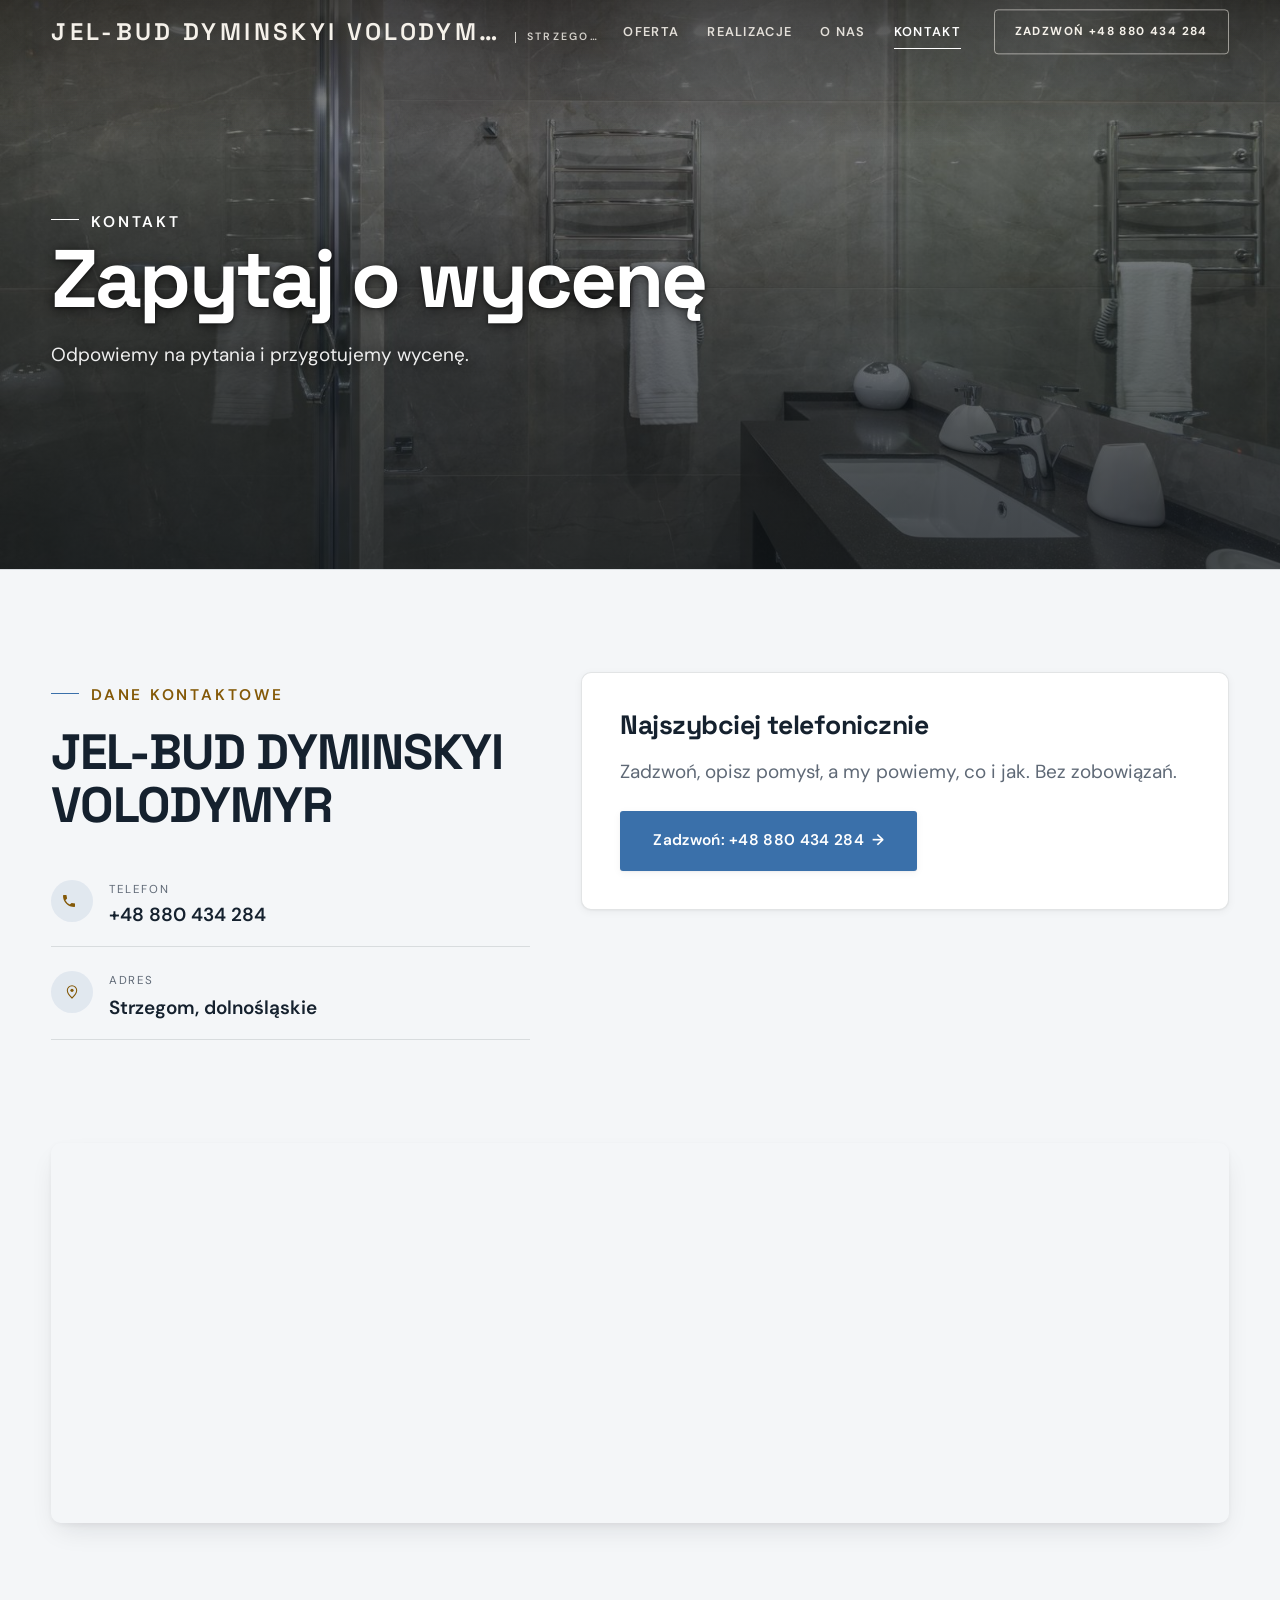
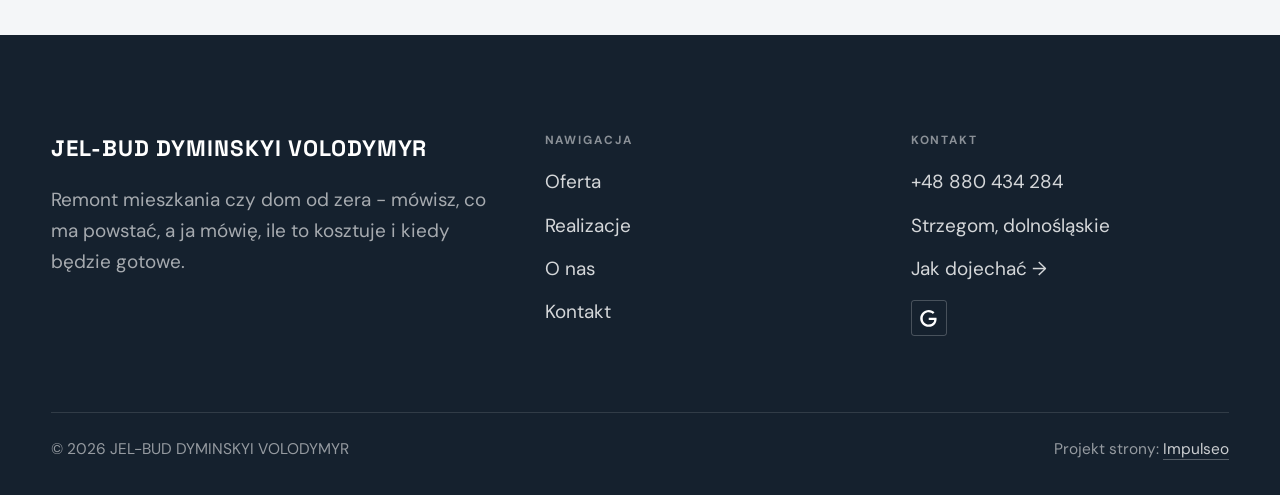
<file: kontakt.html>
<!DOCTYPE html>
<html lang="pl">
<head>
<meta charset="UTF-8">
<meta name="viewport" content="width=device-width, initial-scale=1.0">
<title>Kontakt - JEL-BUD DYMINSKYI VOLODYMYR</title>
<meta name="description" content="Kontakt JEL-BUD DYMINSKYI VOLODYMYR - Strzegom, dolnośląskie">
<link rel="canonical" href="https://kris20032.github.io/jel-bud-dyminskyi-volodymyr/kontakt.html">
<meta name="robots" content="noindex, nofollow">
<meta property="og:type" content="website">
<meta property="og:locale" content="pl_PL">
<meta property="og:site_name" content="JEL-BUD DYMINSKYI VOLODYMYR">
<meta property="og:title" content="Kontakt - JEL-BUD DYMINSKYI VOLODYMYR">
<meta property="og:description" content="Kontakt JEL-BUD DYMINSKYI VOLODYMYR - Strzegom, dolnośląskie">
<meta property="og:url" content="https://kris20032.github.io/jel-bud-dyminskyi-volodymyr/kontakt.html">
<meta property="og:image" content="https://kris20032.github.io/jel-bud-dyminskyi-volodymyr/img/og.jpg">
<meta property="og:image:width" content="1200">
<meta property="og:image:height" content="630">
<meta name="twitter:card" content="summary_large_image">
<link rel="preconnect" href="https://fonts.googleapis.com">
<link rel="preconnect" href="https://fonts.gstatic.com" crossorigin>
<link href="https://fonts.googleapis.com/css2?family=Space+Grotesk:wght@500;600;700&family=DM+Sans:opsz,wght@9..40,400;9..40,500;9..40,600&display=swap" rel="stylesheet">
<link rel="stylesheet" href="assets/styles.css?v=5f6a6f8d">
</head>
<body>

<header class="nav">
  <div class="wrap nav-inner">
    <a class="brand" href="index.html"><span class="name">JEL-BUD DYMINSKYI VOLODYMYR</span><span class="sub">Strzegom</span></a>
    <nav class="nav-links">
      <a href="oferta.html">Oferta</a>
      <a href="realizacje.html">Realizacje</a>
      <a href="o-nas.html">O nas</a>
      <a href="kontakt.html" class="active" aria-current="page">Kontakt</a>
      <a href="tel:+48880434284" class="btn btn-accent">Zadzwoń +48 880 434 284</a>
    </nav>
    <button class="nav-toggle" aria-label="Menu"><span></span><span></span><span></span></button>
  </div>
</header>

<main>
<section class="pagehead">
  <img src="img/kontakt-head.jpg" alt="JEL-BUD DYMINSKYI VOLODYMYR - Zapytaj o wycenę" width="1600" height="1066" decoding="async">
  <div class="wrap">
    <span class="eyebrow">Kontakt</span>
    <h1>Zapytaj o wycenę</h1>
    <p>Odpowiemy na pytania i przygotujemy wycenę.</p>
  </div>
</section>
<section>
  <div class="wrap contact-grid">
    <div class="reveal">
      <span class="eyebrow">Dane kontaktowe</span>
      <h2 style="margin:var(--space-4) 0 var(--space-6)">JEL-BUD DYMINSKYI VOLODYMYR</h2>
      <div class="info-list">
        <div class="info-row"><div class="ic"><svg class="ico-tel" width="16" height="16" viewBox="0 0 24 24" fill="none" aria-hidden="true"><path d="M6.6 10.8a15.5 15.5 0 0 0 6.6 6.6l2.2-2.2a1 1 0 0 1 1-.24 11.4 11.4 0 0 0 3.6.58 1 1 0 0 1 1 1V20a1 1 0 0 1-1 1A17 17 0 0 1 3 4a1 1 0 0 1 1-1h3.5a1 1 0 0 1 1 1c0 1.25.2 2.46.58 3.6a1 1 0 0 1-.25 1l-2.23 2.2Z" fill="currentColor"/></svg></div><div><div class="lbl">Telefon</div><a class="val" href="tel:+48880434284">+48 880 434 284</a></div></div>
        <div class="info-row"><div class="ic"><svg class="ico-pin" width="16" height="16" viewBox="0 0 24 24" fill="none" aria-hidden="true"><path d="M12 21s7-6.1 7-11.5A7 7 0 0 0 5 9.5C5 14.9 12 21 12 21Z" stroke="currentColor" stroke-width="1.6" fill="none"/><circle cx="12" cy="9.5" r="2.4" fill="currentColor"/></svg></div><div><div class="lbl">Adres</div><div class="val">Strzegom, dolnośląskie</div></div></div>
      </div>
    </div>
    <div class="reveal">
      <div class="form">
        <h3 style="margin-bottom:var(--space-4)">Najszybciej telefonicznie</h3>
        <p class="muted" style="margin-bottom:var(--space-5)">Zadzwoń, opisz pomysł, a my powiemy, co i jak. Bez zobowiązań.</p>
        <a href="tel:+48880434284" class="btn btn-accent" style="justify-content:center">Zadzwoń: +48 880 434 284 <span class="arr">→</span></a>
      </div>
    </div>
  </div>
</section>
<section style="padding-top:0">
  <div class="wrap reveal">
    <iframe class="map" title="JEL-BUD DYMINSKYI VOLODYMYR - Strzegom" src="https://maps.google.com/maps?q=50.9889191%2C16.3770438&z=15&output=embed" loading="lazy" referrerpolicy="no-referrer-when-downgrade"></iframe>
  </div>
</section>
</main>

<footer>
  <div class="wrap">
    <div class="foot-grid">
      <div class="foot-brand">
        <div class="name">JEL-BUD DYMINSKYI VOLODYMYR</div>
        <p>Remont mieszkania czy dom od zera - mówisz, co ma powstać, a ja mówię, ile to kosztuje i kiedy będzie gotowe.</p>
      </div>
      <div class="foot-col">
        <h4>Nawigacja</h4>
        <a href="oferta.html">Oferta</a>
        <a href="realizacje.html">Realizacje</a>
        <a href="o-nas.html">O nas</a>
        <a href="kontakt.html">Kontakt</a>
      </div>
      <div class="foot-col">
        <h4>Kontakt</h4>
        <a href="tel:+48880434284">+48 880 434 284</a>
        <p>Strzegom, dolnośląskie</p>
        <a href="https://www.google.com/maps/place/JEL-BUD+DYMINSKYI+VOLODYMYR/@50.9889191,16.3770438,17z/data=!3m1!4b1!4m6!3m5!1s0x4bf69d5fcf60ddeb:0x5bf78fdce466e3b8!8m2!3d50.9889191!4d16.3770438!16s%2Fg%2F11wvknzw1w" target="_blank" rel="noopener">Jak dojechać →</a>
      <div class="foot-soc">
        <a class="soc" href="https://www.google.com/maps/place/JEL-BUD+DYMINSKYI+VOLODYMYR/@50.9889191,16.3770438,17z/data=!3m1!4b1!4m6!3m5!1s0x4bf69d5fcf60ddeb:0x5bf78fdce466e3b8!8m2!3d50.9889191!4d16.3770438!16s%2Fg%2F11wvknzw1w" target="_blank" rel="noopener" aria-label="Google - JEL-BUD DYMINSKYI VOLODYMYR"><svg viewBox="0 0 24 24" aria-hidden="true" focusable="false"><path d="M12.48 10.92v3.28h7.84c-.24 1.84-.853 3.187-1.787 4.133-1.147 1.147-2.933 2.4-6.053 2.4-4.827 0-8.6-3.893-8.6-8.72s3.773-8.72 8.6-8.72c2.6 0 4.507 1.027 5.907 2.347l2.307-2.307C18.747 1.44 16.133 0 12.48 0 5.867 0 .307 5.387.307 12s5.56 12 12.173 12c3.573 0 6.267-1.173 8.373-3.36 2.16-2.16 2.84-5.213 2.84-7.667 0-.76-.053-1.467-.173-2.053H12.48z" fill="currentColor"/></svg></a>
      </div>
      </div>
    </div>
    <div class="foot-bot">
      <span>© 2026 JEL-BUD DYMINSKYI VOLODYMYR</span>
      <span>Projekt strony: <a class="foot-credit" href="https://impulseo.pl" target="_blank" rel="noopener">Impulseo</a></span>
    </div>
  </div>
</footer>
<div class="sticky-call"><a class="sc-call" href="tel:+48880434284"><svg class="ico-tel" width="16" height="16" viewBox="0 0 24 24" fill="none" aria-hidden="true"><path d="M6.6 10.8a15.5 15.5 0 0 0 6.6 6.6l2.2-2.2a1 1 0 0 1 1-.24 11.4 11.4 0 0 0 3.6.58 1 1 0 0 1 1 1V20a1 1 0 0 1-1 1A17 17 0 0 1 3 4a1 1 0 0 1 1-1h3.5a1 1 0 0 1 1 1c0 1.25.2 2.46.58 3.6a1 1 0 0 1-.25 1l-2.23 2.2Z" fill="currentColor"/></svg> Zadzwoń</a><a class="sc-quote" href="kontakt.html">Bezpłatna wycena</a></div>
<div class="demo-wazne" data-do="2026-10-25" data-cykl="3" hidden><svg class="dw-ico" width="13" height="13" viewBox="0 0 24 24" fill="none" aria-hidden="true"><circle cx="12" cy="12" r="8.6" stroke="currentColor" stroke-width="1.8"/><path d="M12 7.2V12l3.3 2" stroke="currentColor" stroke-width="1.8" stroke-linecap="round"/></svg><span class="dw-txt"></span></div>

<script src="assets/main.js"></script>
</body>
</html>
</file>
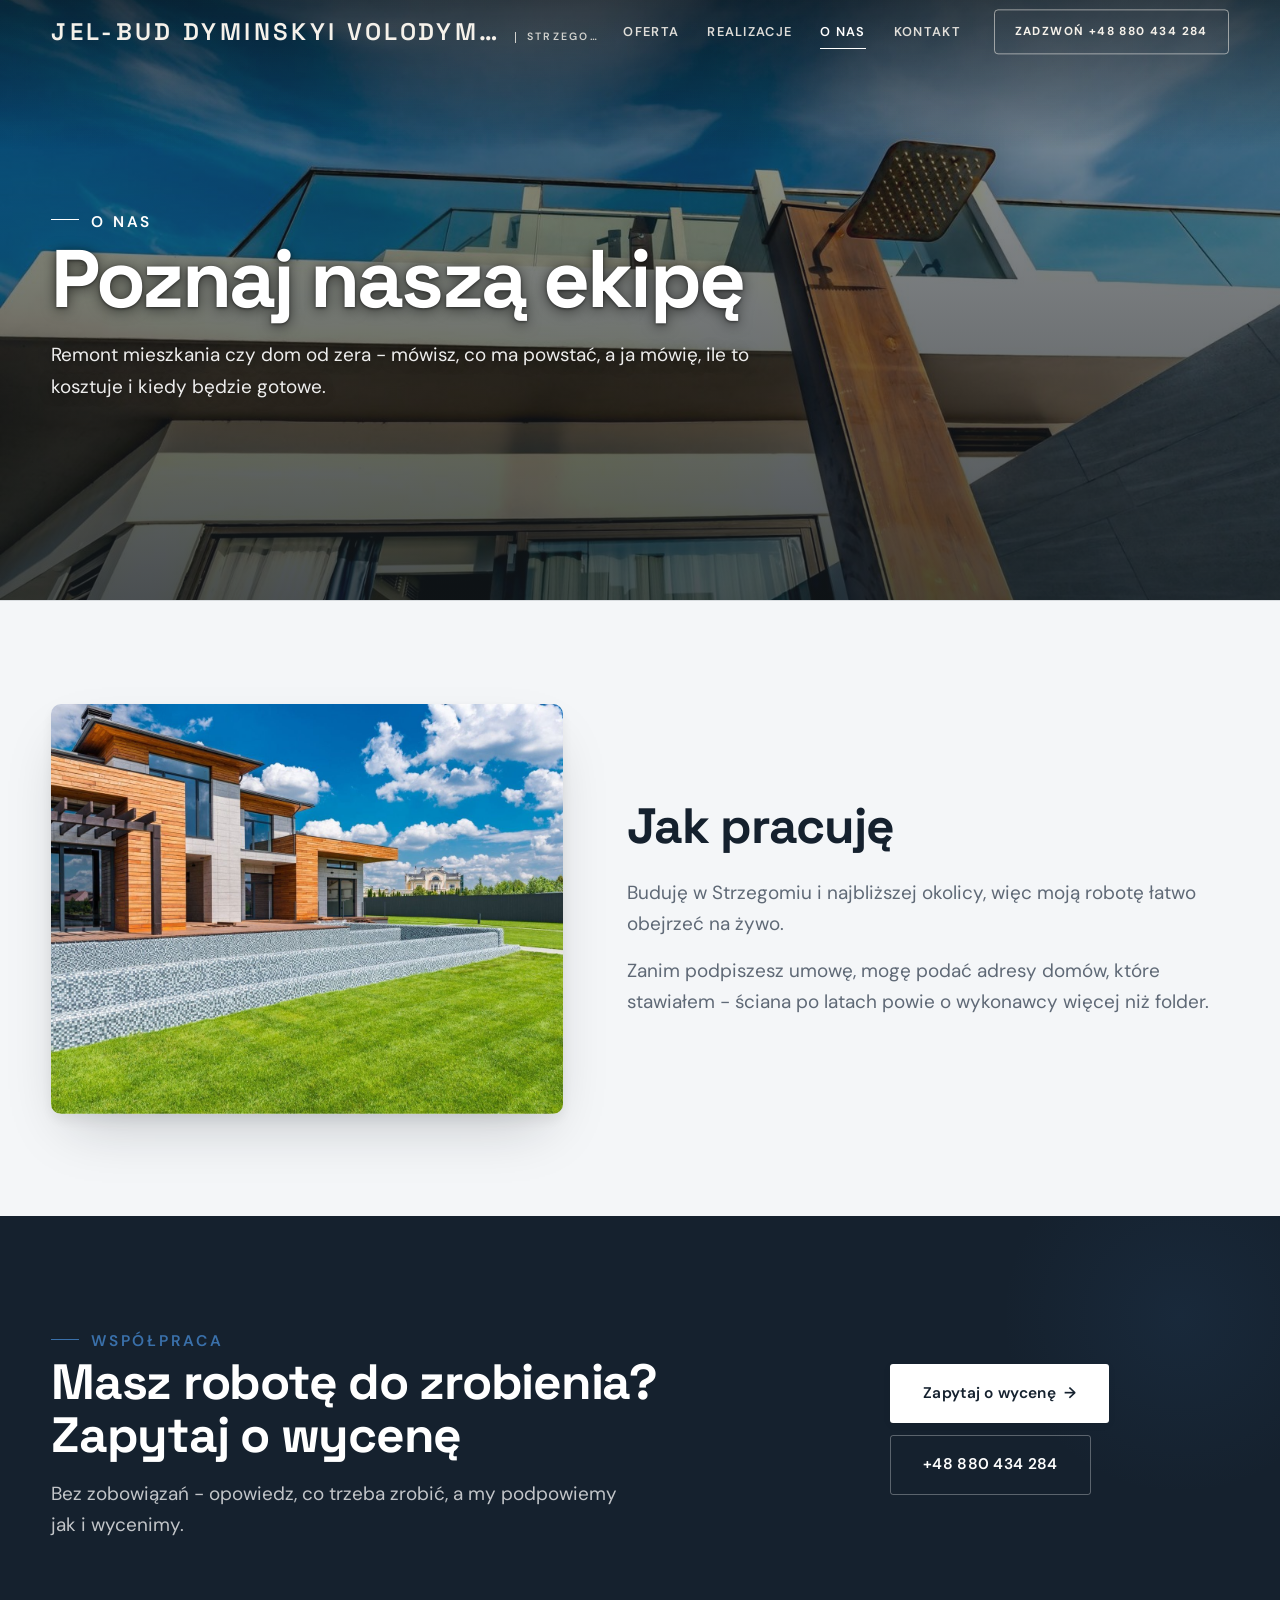
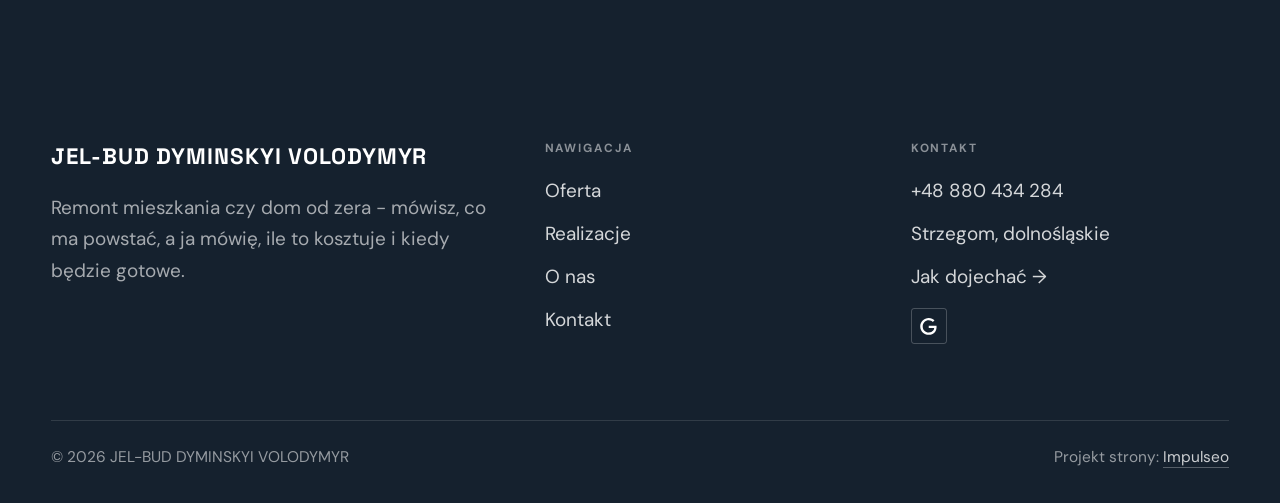
<file: o-nas.html>
<!DOCTYPE html>
<html lang="pl">
<head>
<meta charset="UTF-8">
<meta name="viewport" content="width=device-width, initial-scale=1.0">
<title>O nas - JEL-BUD DYMINSKYI VOLODYMYR</title>
<meta name="description" content="Firma budowlana w Strzegomiu: budowa domów, stany surowe, remonty, wykończenia, elewacje. Kosztorys i termin na piśmie przed robotą. Zadzwoń: +48 880 434 284.">
<link rel="canonical" href="https://kris20032.github.io/jel-bud-dyminskyi-volodymyr/o-nas.html">
<meta name="robots" content="noindex, nofollow">
<meta property="og:type" content="website">
<meta property="og:locale" content="pl_PL">
<meta property="og:site_name" content="JEL-BUD DYMINSKYI VOLODYMYR">
<meta property="og:title" content="O nas - JEL-BUD DYMINSKYI VOLODYMYR">
<meta property="og:description" content="Firma budowlana w Strzegomiu: budowa domów, stany surowe, remonty, wykończenia, elewacje. Kosztorys i termin na piśmie przed robotą. Zadzwoń: +48 880 434 284.">
<meta property="og:url" content="https://kris20032.github.io/jel-bud-dyminskyi-volodymyr/o-nas.html">
<meta property="og:image" content="https://kris20032.github.io/jel-bud-dyminskyi-volodymyr/img/og.jpg">
<meta property="og:image:width" content="1200">
<meta property="og:image:height" content="630">
<meta name="twitter:card" content="summary_large_image">
<link rel="preconnect" href="https://fonts.googleapis.com">
<link rel="preconnect" href="https://fonts.gstatic.com" crossorigin>
<link href="https://fonts.googleapis.com/css2?family=Space+Grotesk:wght@500;600;700&family=DM+Sans:opsz,wght@9..40,400;9..40,500;9..40,600&display=swap" rel="stylesheet">
<link rel="stylesheet" href="assets/styles.css?v=5f6a6f8d">
</head>
<body>

<header class="nav">
  <div class="wrap nav-inner">
    <a class="brand" href="index.html"><span class="name">JEL-BUD DYMINSKYI VOLODYMYR</span><span class="sub">Strzegom</span></a>
    <nav class="nav-links">
      <a href="oferta.html">Oferta</a>
      <a href="realizacje.html">Realizacje</a>
      <a href="o-nas.html" class="active" aria-current="page">O nas</a>
      <a href="kontakt.html">Kontakt</a>
      <a href="tel:+48880434284" class="btn btn-accent">Zadzwoń +48 880 434 284</a>
    </nav>
    <button class="nav-toggle" aria-label="Menu"><span></span><span></span><span></span></button>
  </div>
</header>

<main>
<section class="pagehead">
  <img src="img/g9.jpg" alt="JEL-BUD DYMINSKYI VOLODYMYR - Poznaj naszą ekipę" width="1600" height="1066" decoding="async">
  <div class="wrap">
    <span class="eyebrow">O nas</span>
    <h1>Poznaj naszą ekipę</h1>
    <p>Remont mieszkania czy dom od zera - mówisz, co ma powstać, a ja mówię, ile to kosztuje i kiedy będzie gotowe.</p>
  </div>
</section>
<section>
  <div class="wrap split">
    <div class="split-art reveal"><img src="img/g10.jpg" alt="JEL-BUD DYMINSKYI VOLODYMYR" loading="lazy" width="1600" height="1068" decoding="async"></div>
    <div class="split-copy reveal">
      <h2>Jak pracuję</h2>
      <p class="muted">Buduję w Strzegomiu i najbliższej okolicy, więc moją robotę łatwo obejrzeć na żywo.</p>
      <p class="muted">Zanim podpiszesz umowę, mogę podać adresy domów, które stawiałem - ściana po latach powie o wykonawcy więcej niż folder.</p>
    </div>
  </div>
</section>


<section class="cta">
  <div class="wrap">
    <div class="reveal">
      <span class="eyebrow">Współpraca</span>
      <h2>Masz robotę do zrobienia? Zapytaj o wycenę</h2>
      <p>Bez zobowiązań - opowiedz, co trzeba zrobić, a my podpowiemy jak i wycenimy.</p>
    </div>
    <div class="cta-actions reveal">
      <a href="kontakt.html" class="btn btn-light">Zapytaj o wycenę <span class="arr">→</span></a>
      <a href="tel:+48880434284" class="btn btn-ghost btn-ghost-cta">+48 880 434 284</a>
    </div>
  </div>
</section>
</main>

<footer>
  <div class="wrap">
    <div class="foot-grid">
      <div class="foot-brand">
        <div class="name">JEL-BUD DYMINSKYI VOLODYMYR</div>
        <p>Remont mieszkania czy dom od zera - mówisz, co ma powstać, a ja mówię, ile to kosztuje i kiedy będzie gotowe.</p>
      </div>
      <div class="foot-col">
        <h4>Nawigacja</h4>
        <a href="oferta.html">Oferta</a>
        <a href="realizacje.html">Realizacje</a>
        <a href="o-nas.html">O nas</a>
        <a href="kontakt.html">Kontakt</a>
      </div>
      <div class="foot-col">
        <h4>Kontakt</h4>
        <a href="tel:+48880434284">+48 880 434 284</a>
        <p>Strzegom, dolnośląskie</p>
        <a href="https://www.google.com/maps/place/JEL-BUD+DYMINSKYI+VOLODYMYR/@50.9889191,16.3770438,17z/data=!3m1!4b1!4m6!3m5!1s0x4bf69d5fcf60ddeb:0x5bf78fdce466e3b8!8m2!3d50.9889191!4d16.3770438!16s%2Fg%2F11wvknzw1w" target="_blank" rel="noopener">Jak dojechać →</a>
      <div class="foot-soc">
        <a class="soc" href="https://www.google.com/maps/place/JEL-BUD+DYMINSKYI+VOLODYMYR/@50.9889191,16.3770438,17z/data=!3m1!4b1!4m6!3m5!1s0x4bf69d5fcf60ddeb:0x5bf78fdce466e3b8!8m2!3d50.9889191!4d16.3770438!16s%2Fg%2F11wvknzw1w" target="_blank" rel="noopener" aria-label="Google - JEL-BUD DYMINSKYI VOLODYMYR"><svg viewBox="0 0 24 24" aria-hidden="true" focusable="false"><path d="M12.48 10.92v3.28h7.84c-.24 1.84-.853 3.187-1.787 4.133-1.147 1.147-2.933 2.4-6.053 2.4-4.827 0-8.6-3.893-8.6-8.72s3.773-8.72 8.6-8.72c2.6 0 4.507 1.027 5.907 2.347l2.307-2.307C18.747 1.44 16.133 0 12.48 0 5.867 0 .307 5.387.307 12s5.56 12 12.173 12c3.573 0 6.267-1.173 8.373-3.36 2.16-2.16 2.84-5.213 2.84-7.667 0-.76-.053-1.467-.173-2.053H12.48z" fill="currentColor"/></svg></a>
      </div>
      </div>
    </div>
    <div class="foot-bot">
      <span>© 2026 JEL-BUD DYMINSKYI VOLODYMYR</span>
      <span>Projekt strony: <a class="foot-credit" href="https://impulseo.pl" target="_blank" rel="noopener">Impulseo</a></span>
    </div>
  </div>
</footer>
<div class="sticky-call"><a class="sc-call" href="tel:+48880434284"><svg class="ico-tel" width="16" height="16" viewBox="0 0 24 24" fill="none" aria-hidden="true"><path d="M6.6 10.8a15.5 15.5 0 0 0 6.6 6.6l2.2-2.2a1 1 0 0 1 1-.24 11.4 11.4 0 0 0 3.6.58 1 1 0 0 1 1 1V20a1 1 0 0 1-1 1A17 17 0 0 1 3 4a1 1 0 0 1 1-1h3.5a1 1 0 0 1 1 1c0 1.25.2 2.46.58 3.6a1 1 0 0 1-.25 1l-2.23 2.2Z" fill="currentColor"/></svg> Zadzwoń</a><a class="sc-quote" href="kontakt.html">Bezpłatna wycena</a></div>
<div class="demo-wazne" data-do="2026-10-25" data-cykl="3" hidden><svg class="dw-ico" width="13" height="13" viewBox="0 0 24 24" fill="none" aria-hidden="true"><circle cx="12" cy="12" r="8.6" stroke="currentColor" stroke-width="1.8"/><path d="M12 7.2V12l3.3 2" stroke="currentColor" stroke-width="1.8" stroke-linecap="round"/></svg><span class="dw-txt"></span></div>

<script src="assets/main.js"></script>
</body>
</html>
</file>
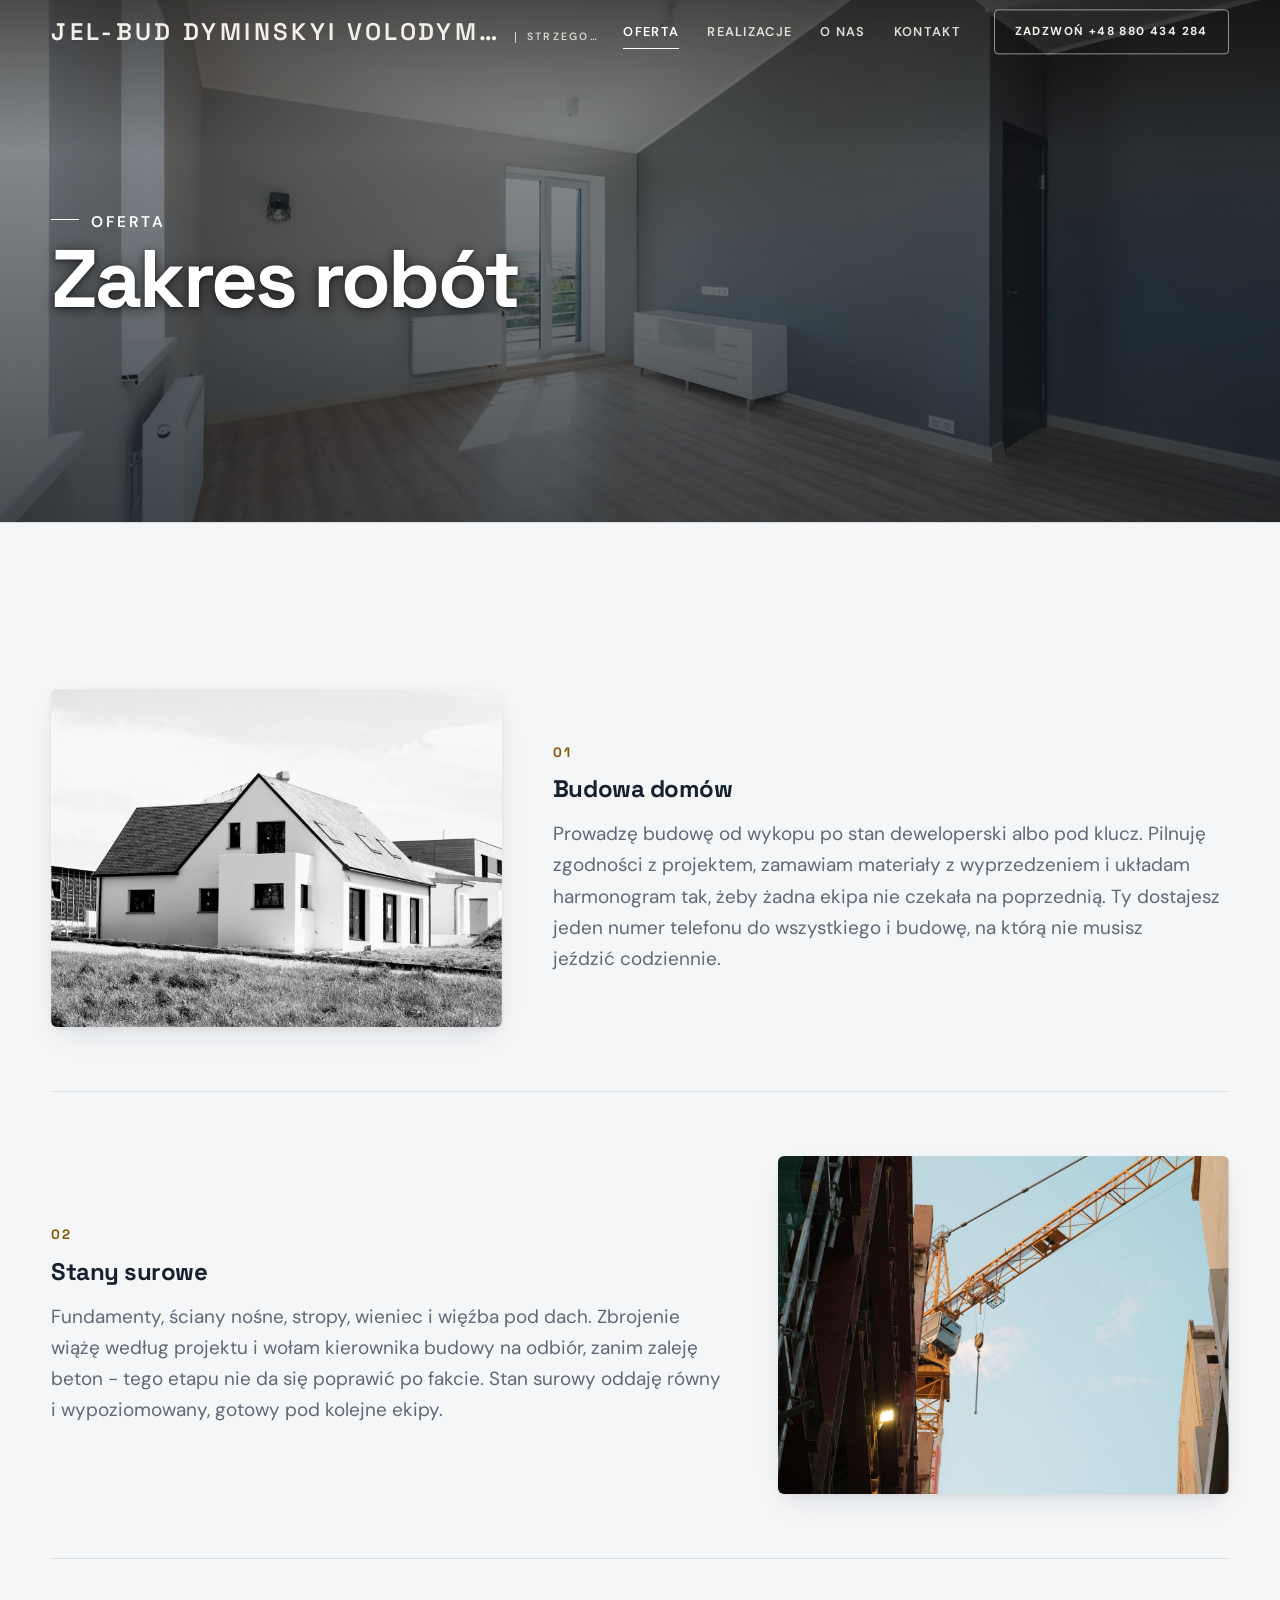
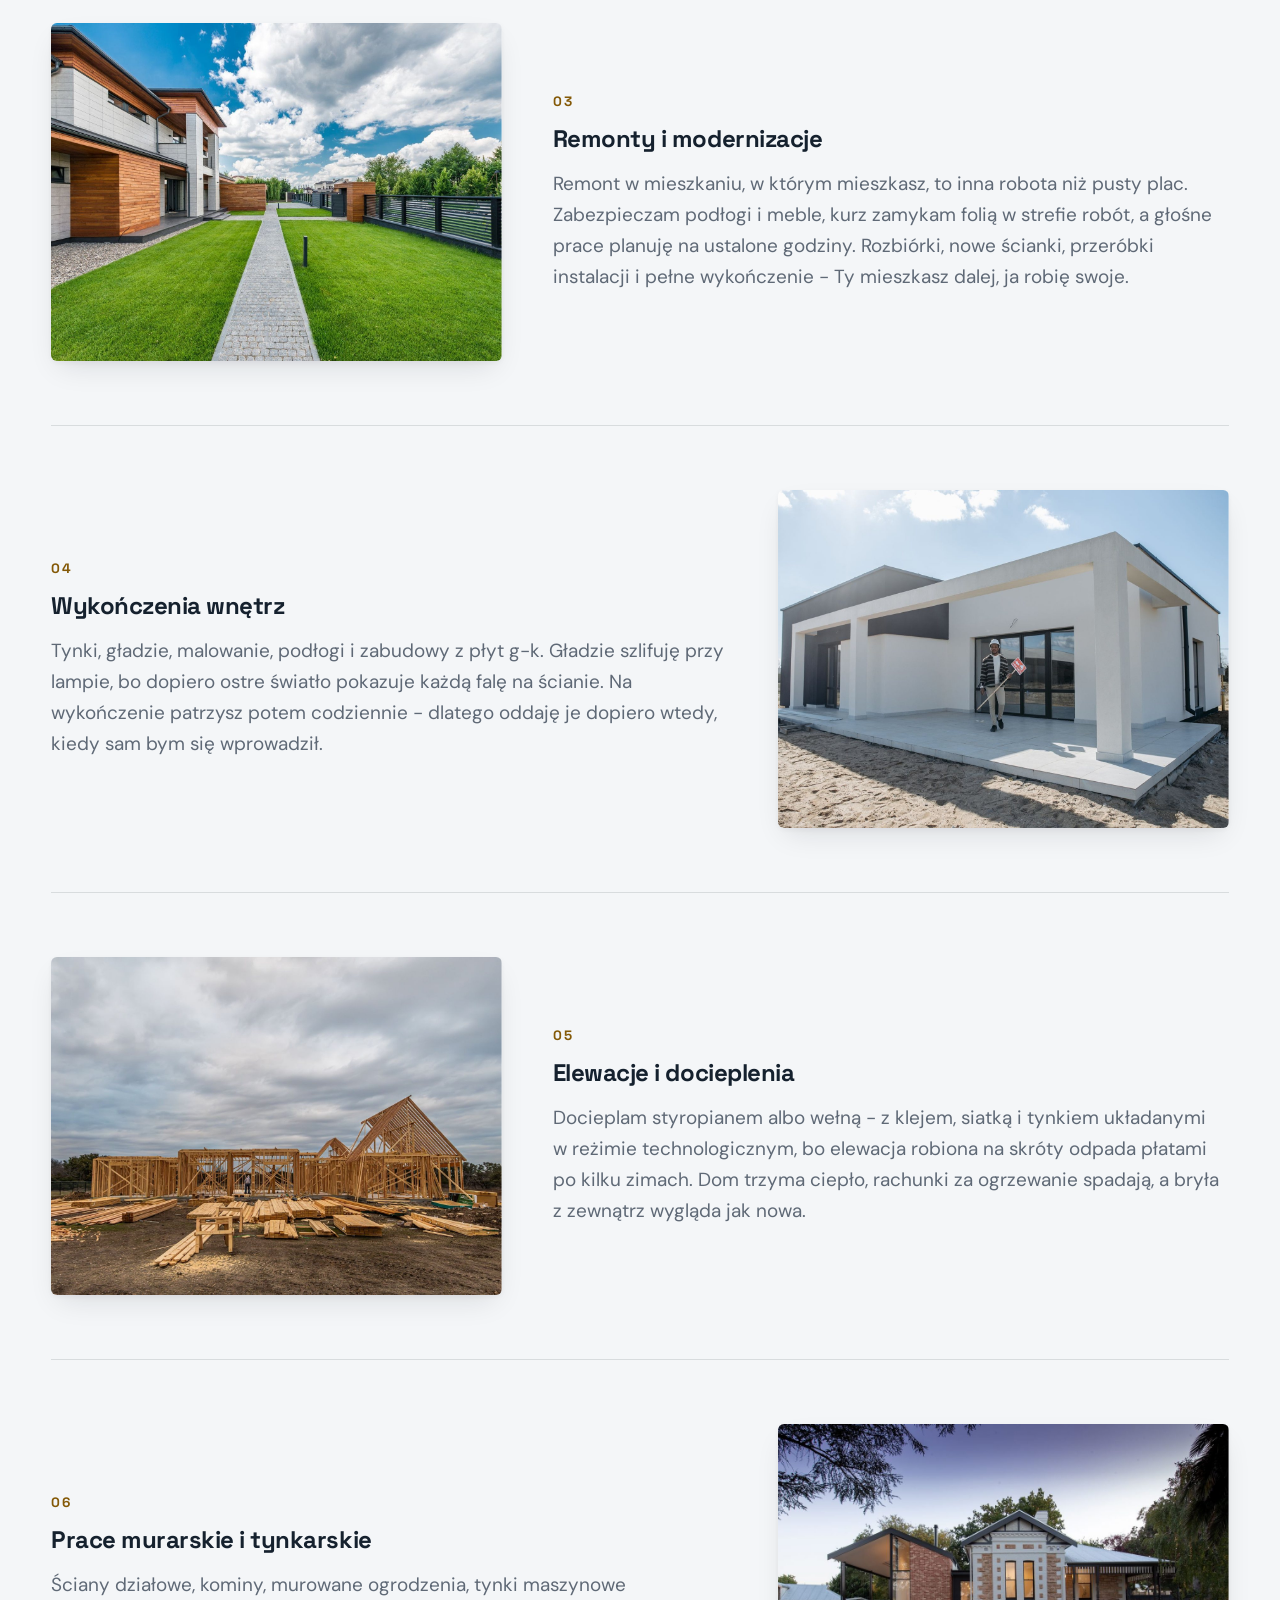
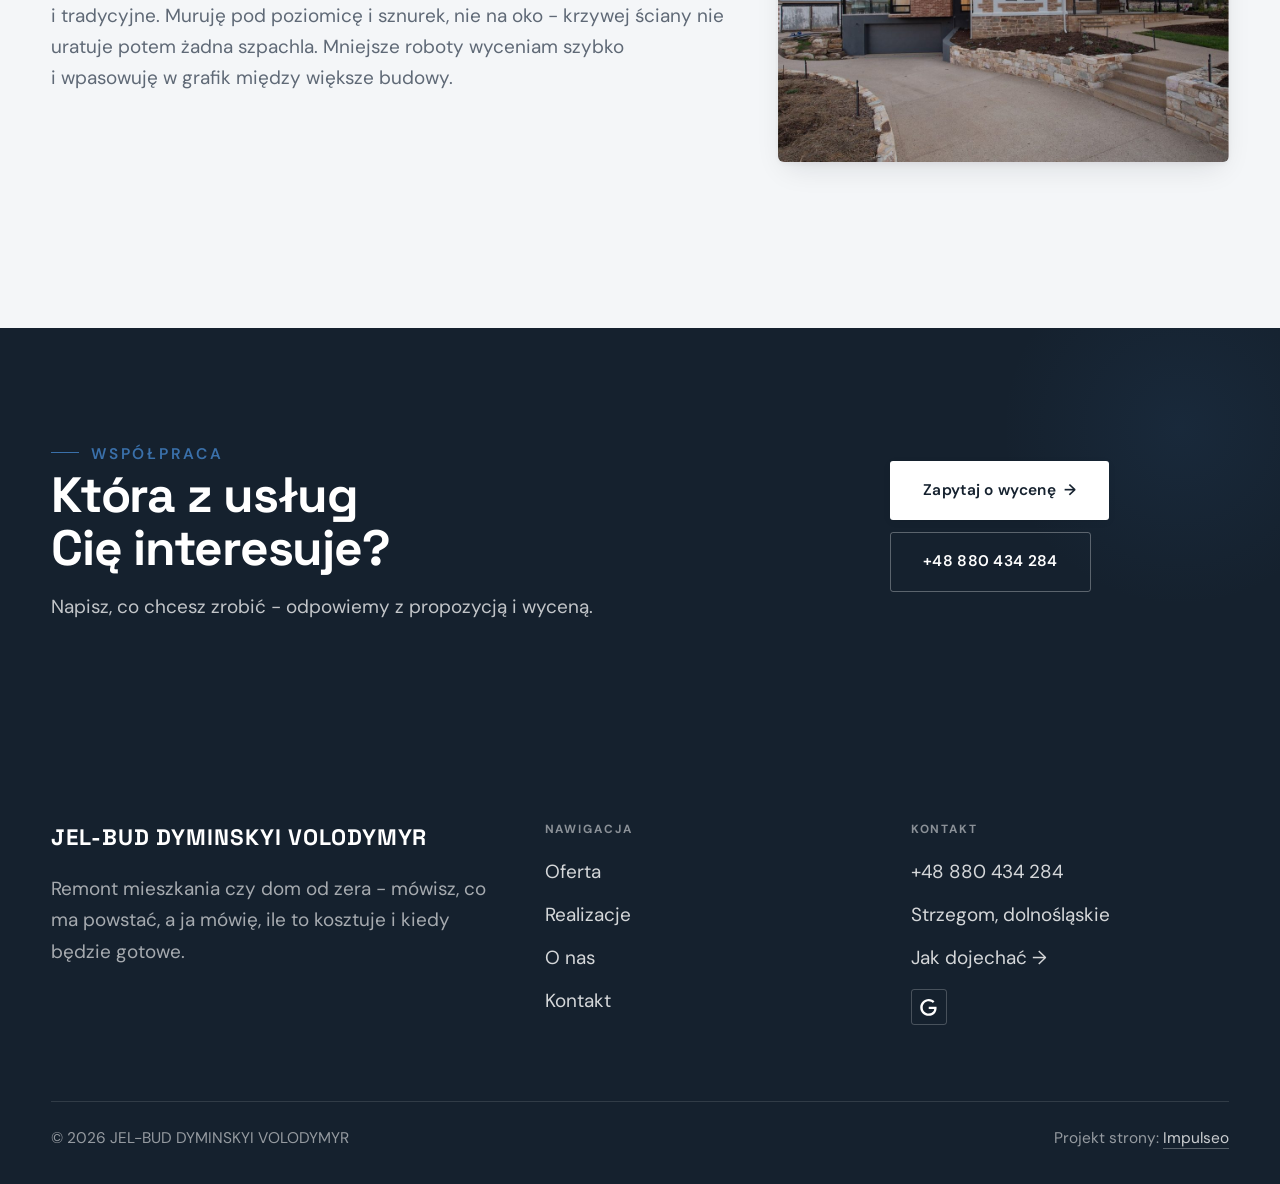
<file: oferta.html>
<!DOCTYPE html>
<html lang="pl">
<head>
<meta charset="UTF-8">
<meta name="viewport" content="width=device-width, initial-scale=1.0">
<title>Oferta - JEL-BUD DYMINSKYI VOLODYMYR</title>
<meta name="description" content="Firma budowlana w Strzegomiu: budowa domów, stany surowe, remonty, wykończenia, elewacje. Kosztorys i termin na piśmie przed robotą. Zadzwoń: +48 880 434 284.">
<link rel="canonical" href="https://kris20032.github.io/jel-bud-dyminskyi-volodymyr/oferta.html">
<meta name="robots" content="noindex, nofollow">
<meta property="og:type" content="website">
<meta property="og:locale" content="pl_PL">
<meta property="og:site_name" content="JEL-BUD DYMINSKYI VOLODYMYR">
<meta property="og:title" content="Oferta - JEL-BUD DYMINSKYI VOLODYMYR">
<meta property="og:description" content="Firma budowlana w Strzegomiu: budowa domów, stany surowe, remonty, wykończenia, elewacje. Kosztorys i termin na piśmie przed robotą. Zadzwoń: +48 880 434 284.">
<meta property="og:url" content="https://kris20032.github.io/jel-bud-dyminskyi-volodymyr/oferta.html">
<meta property="og:image" content="https://kris20032.github.io/jel-bud-dyminskyi-volodymyr/img/og.jpg">
<meta property="og:image:width" content="1200">
<meta property="og:image:height" content="630">
<meta name="twitter:card" content="summary_large_image">
<link rel="preconnect" href="https://fonts.googleapis.com">
<link rel="preconnect" href="https://fonts.gstatic.com" crossorigin>
<link href="https://fonts.googleapis.com/css2?family=Space+Grotesk:wght@500;600;700&family=DM+Sans:opsz,wght@9..40,400;9..40,500;9..40,600&display=swap" rel="stylesheet">
<link rel="stylesheet" href="assets/styles.css?v=5f6a6f8d">
</head>
<body>

<header class="nav">
  <div class="wrap nav-inner">
    <a class="brand" href="index.html"><span class="name">JEL-BUD DYMINSKYI VOLODYMYR</span><span class="sub">Strzegom</span></a>
    <nav class="nav-links">
      <a href="oferta.html" class="active" aria-current="page">Oferta</a>
      <a href="realizacje.html">Realizacje</a>
      <a href="o-nas.html">O nas</a>
      <a href="kontakt.html">Kontakt</a>
      <a href="tel:+48880434284" class="btn btn-accent">Zadzwoń +48 880 434 284</a>
    </nav>
    <button class="nav-toggle" aria-label="Menu"><span></span><span></span><span></span></button>
  </div>
</header>

<main>
<section class="pagehead">
  <img src="img/g8.jpg" alt="JEL-BUD DYMINSKYI VOLODYMYR - Zakres robót" width="1600" height="1066" decoding="async">
  <div class="wrap">
    <span class="eyebrow">Oferta</span>
    <h1>Zakres robót</h1>
  </div>
</section>
<section>
  <div class="wrap">
    <div class="svc-row reveal">
      <div class="svc-row-art"><img src="img/g12.jpg" alt="Budowa domów" loading="lazy" width="1600" height="1065" decoding="async"></div>
      <div>
        <span class="num">01</span>
        <h3>Budowa domów</h3>
        <p class="muted">Prowadzę budowę od wykopu po stan deweloperski albo pod klucz. Pilnuję zgodności z projektem, zamawiam materiały z wyprzedzeniem i układam harmonogram tak, żeby żadna ekipa nie czekała na poprzednią. Ty dostajesz jeden numer telefonu do wszystkiego i budowę, na którą nie musisz jeździć codziennie.</p>
      </div>
    </div>
    <div class="svc-row rev reveal">
      <div class="svc-row-art"><img src="img/g13.jpg" alt="Stany surowe" loading="lazy" width="1600" height="1066" decoding="async"></div>
      <div>
        <span class="num">02</span>
        <h3>Stany surowe</h3>
        <p class="muted">Fundamenty, ściany nośne, stropy, wieniec i więźba pod dach. Zbrojenie wiążę według projektu i wołam kierownika budowy na odbiór, zanim zaleję beton - tego etapu nie da się poprawić po fakcie. Stan surowy oddaję równy i wypoziomowany, gotowy pod kolejne ekipy.</p>
      </div>
    </div>
    <div class="svc-row reveal">
      <div class="svc-row-art"><img src="img/about.jpg" alt="Remonty i modernizacje" loading="lazy" width="1600" height="1068" decoding="async"></div>
      <div>
        <span class="num">03</span>
        <h3>Remonty i modernizacje</h3>
        <p class="muted">Remont w mieszkaniu, w którym mieszkasz, to inna robota niż pusty plac. Zabezpieczam podłogi i meble, kurz zamykam folią w strefie robót, a głośne prace planuję na ustalone godziny. Rozbiórki, nowe ścianki, przeróbki instalacji i pełne wykończenie - Ty mieszkasz dalej, ja robię swoje.</p>
      </div>
    </div>
    <div class="svc-row rev reveal">
      <div class="svc-row-art"><img src="img/g5.jpg" alt="Wykończenia wnętrz" loading="lazy" width="1600" height="1068" decoding="async"></div>
      <div>
        <span class="num">04</span>
        <h3>Wykończenia wnętrz</h3>
        <p class="muted">Tynki, gładzie, malowanie, podłogi i zabudowy z płyt g-k. Gładzie szlifuję przy lampie, bo dopiero ostre światło pokazuje każdą falę na ścianie. Na wykończenie patrzysz potem codziennie - dlatego oddaję je dopiero wtedy, kiedy sam bym się wprowadził.</p>
      </div>
    </div>
    <div class="svc-row reveal">
      <div class="svc-row-art"><img src="img/g6.jpg" alt="Elewacje i docieplenia" loading="lazy" width="1600" height="1066" decoding="async"></div>
      <div>
        <span class="num">05</span>
        <h3>Elewacje i docieplenia</h3>
        <p class="muted">Docieplam styropianem albo wełną - z klejem, siatką i tynkiem układanymi w reżimie technologicznym, bo elewacja robiona na skróty odpada płatami po kilku zimach. Dom trzyma ciepło, rachunki za ogrzewanie spadają, a bryła z zewnątrz wygląda jak nowa.</p>
      </div>
    </div>
    <div class="svc-row rev reveal">
      <div class="svc-row-art"><img src="img/g7.jpg" alt="Prace murarskie i tynkarskie" loading="lazy" width="1200" height="800" decoding="async"></div>
      <div>
        <span class="num">06</span>
        <h3>Prace murarskie i tynkarskie</h3>
        <p class="muted">Ściany działowe, kominy, murowane ogrodzenia, tynki maszynowe i tradycyjne. Muruję pod poziomicę i sznurek, nie na oko - krzywej ściany nie uratuje potem żadna szpachla. Mniejsze roboty wyceniam szybko i wpasowuję w grafik między większe budowy.</p>
      </div>
    </div>
  </div>
</section>

<section class="cta">
  <div class="wrap">
    <div class="reveal">
      <span class="eyebrow">Współpraca</span>
      <h2>Która z usług Cię interesuje?</h2>
      <p>Napisz, co chcesz zrobić - odpowiemy z propozycją i wyceną.</p>
    </div>
    <div class="cta-actions reveal">
      <a href="kontakt.html" class="btn btn-light">Zapytaj o wycenę <span class="arr">→</span></a>
      <a href="tel:+48880434284" class="btn btn-ghost btn-ghost-cta">+48 880 434 284</a>
    </div>
  </div>
</section>
</main>

<footer>
  <div class="wrap">
    <div class="foot-grid">
      <div class="foot-brand">
        <div class="name">JEL-BUD DYMINSKYI VOLODYMYR</div>
        <p>Remont mieszkania czy dom od zera - mówisz, co ma powstać, a ja mówię, ile to kosztuje i kiedy będzie gotowe.</p>
      </div>
      <div class="foot-col">
        <h4>Nawigacja</h4>
        <a href="oferta.html">Oferta</a>
        <a href="realizacje.html">Realizacje</a>
        <a href="o-nas.html">O nas</a>
        <a href="kontakt.html">Kontakt</a>
      </div>
      <div class="foot-col">
        <h4>Kontakt</h4>
        <a href="tel:+48880434284">+48 880 434 284</a>
        <p>Strzegom, dolnośląskie</p>
        <a href="https://www.google.com/maps/place/JEL-BUD+DYMINSKYI+VOLODYMYR/@50.9889191,16.3770438,17z/data=!3m1!4b1!4m6!3m5!1s0x4bf69d5fcf60ddeb:0x5bf78fdce466e3b8!8m2!3d50.9889191!4d16.3770438!16s%2Fg%2F11wvknzw1w" target="_blank" rel="noopener">Jak dojechać →</a>
      <div class="foot-soc">
        <a class="soc" href="https://www.google.com/maps/place/JEL-BUD+DYMINSKYI+VOLODYMYR/@50.9889191,16.3770438,17z/data=!3m1!4b1!4m6!3m5!1s0x4bf69d5fcf60ddeb:0x5bf78fdce466e3b8!8m2!3d50.9889191!4d16.3770438!16s%2Fg%2F11wvknzw1w" target="_blank" rel="noopener" aria-label="Google - JEL-BUD DYMINSKYI VOLODYMYR"><svg viewBox="0 0 24 24" aria-hidden="true" focusable="false"><path d="M12.48 10.92v3.28h7.84c-.24 1.84-.853 3.187-1.787 4.133-1.147 1.147-2.933 2.4-6.053 2.4-4.827 0-8.6-3.893-8.6-8.72s3.773-8.72 8.6-8.72c2.6 0 4.507 1.027 5.907 2.347l2.307-2.307C18.747 1.44 16.133 0 12.48 0 5.867 0 .307 5.387.307 12s5.56 12 12.173 12c3.573 0 6.267-1.173 8.373-3.36 2.16-2.16 2.84-5.213 2.84-7.667 0-.76-.053-1.467-.173-2.053H12.48z" fill="currentColor"/></svg></a>
      </div>
      </div>
    </div>
    <div class="foot-bot">
      <span>© 2026 JEL-BUD DYMINSKYI VOLODYMYR</span>
      <span>Projekt strony: <a class="foot-credit" href="https://impulseo.pl" target="_blank" rel="noopener">Impulseo</a></span>
    </div>
  </div>
</footer>
<div class="sticky-call"><a class="sc-call" href="tel:+48880434284"><svg class="ico-tel" width="16" height="16" viewBox="0 0 24 24" fill="none" aria-hidden="true"><path d="M6.6 10.8a15.5 15.5 0 0 0 6.6 6.6l2.2-2.2a1 1 0 0 1 1-.24 11.4 11.4 0 0 0 3.6.58 1 1 0 0 1 1 1V20a1 1 0 0 1-1 1A17 17 0 0 1 3 4a1 1 0 0 1 1-1h3.5a1 1 0 0 1 1 1c0 1.25.2 2.46.58 3.6a1 1 0 0 1-.25 1l-2.23 2.2Z" fill="currentColor"/></svg> Zadzwoń</a><a class="sc-quote" href="kontakt.html">Bezpłatna wycena</a></div>
<div class="demo-wazne" data-do="2026-10-25" data-cykl="3" hidden><svg class="dw-ico" width="13" height="13" viewBox="0 0 24 24" fill="none" aria-hidden="true"><circle cx="12" cy="12" r="8.6" stroke="currentColor" stroke-width="1.8"/><path d="M12 7.2V12l3.3 2" stroke="currentColor" stroke-width="1.8" stroke-linecap="round"/></svg><span class="dw-txt"></span></div>

<script src="assets/main.js"></script>
</body>
</html>
</file>
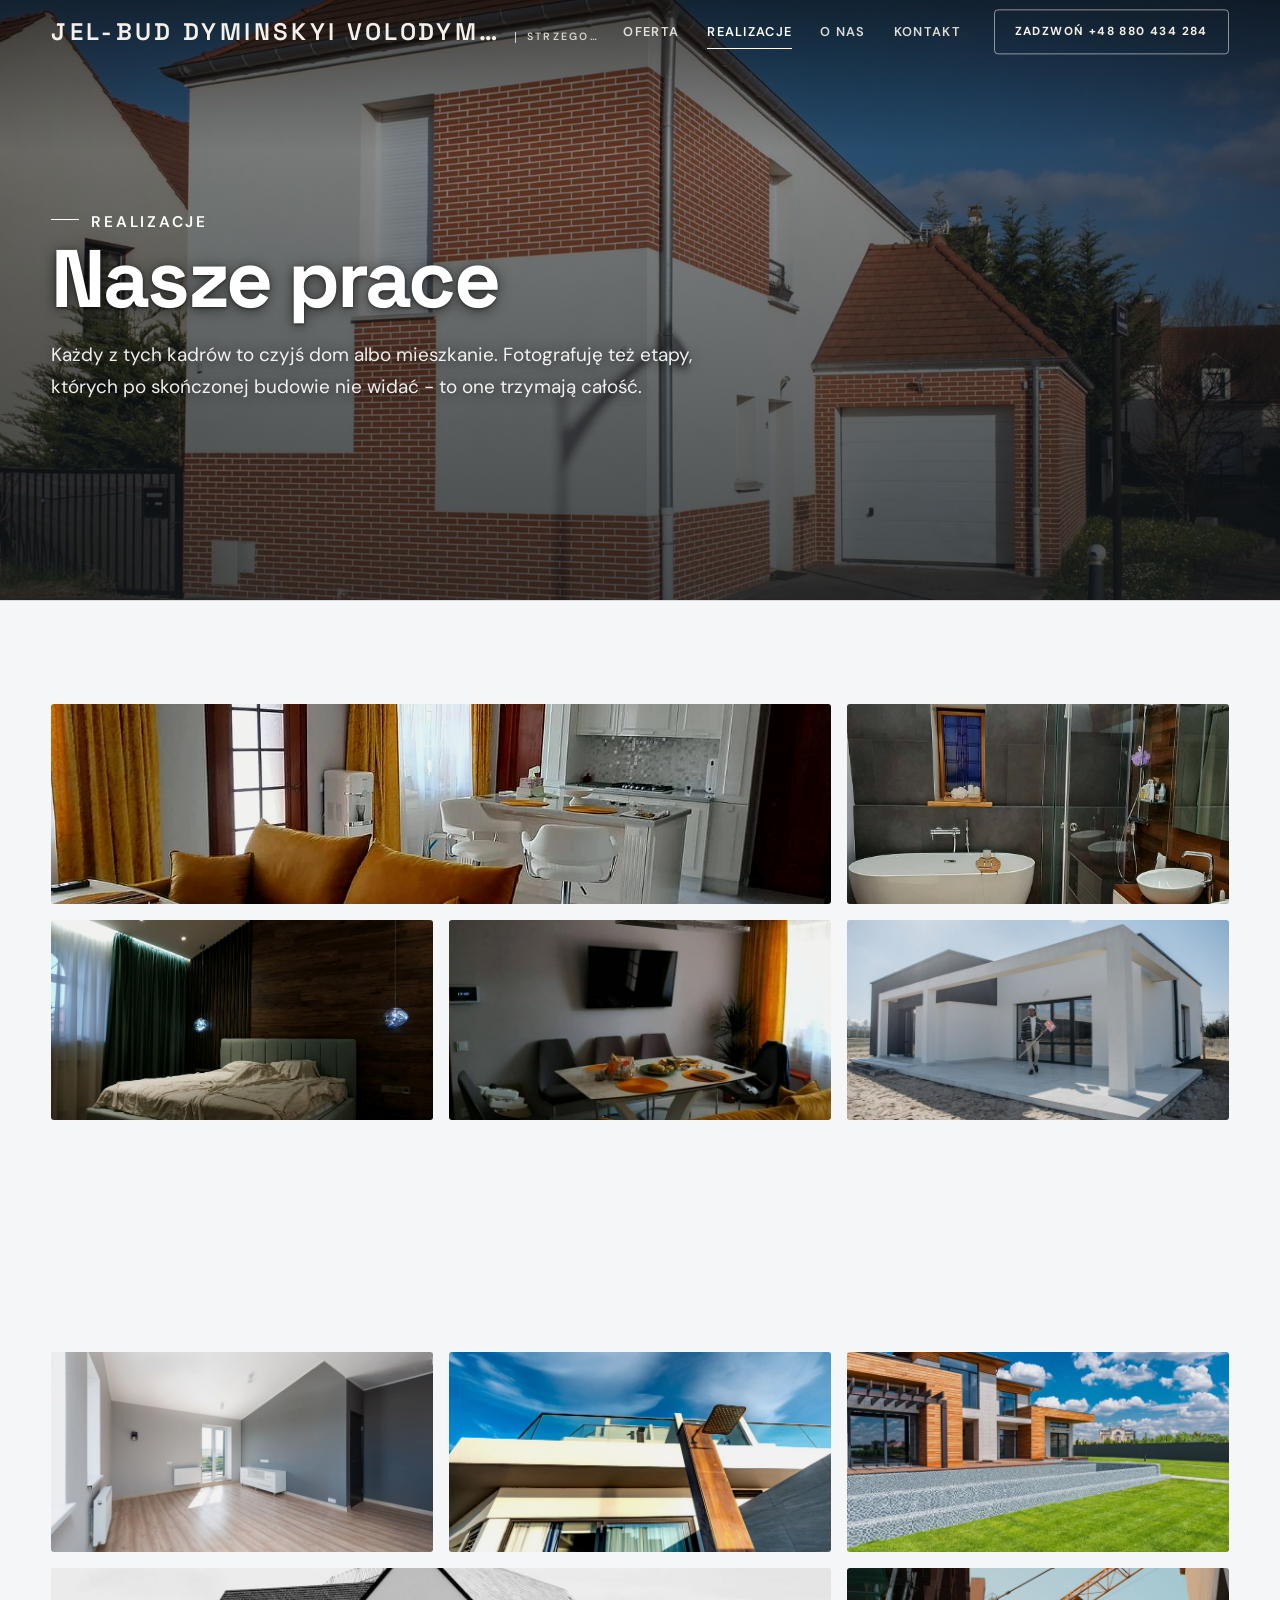
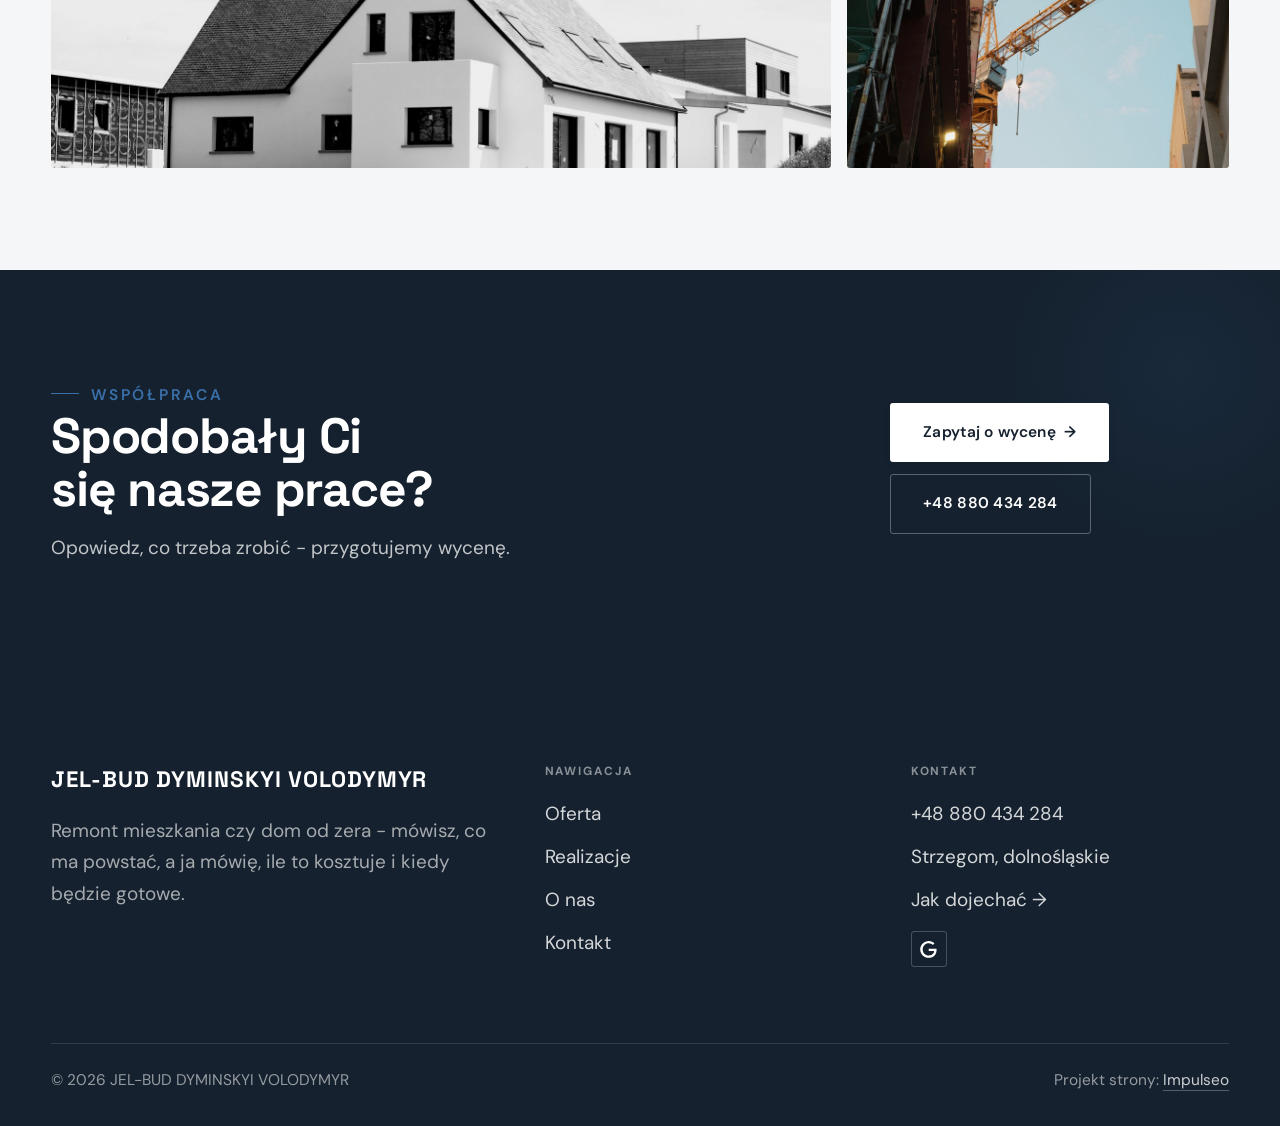
<file: realizacje.html>
<!DOCTYPE html>
<html lang="pl">
<head>
<meta charset="UTF-8">
<meta name="viewport" content="width=device-width, initial-scale=1.0">
<title>Realizacje - JEL-BUD DYMINSKYI VOLODYMYR</title>
<meta name="description" content="Realizacje JEL-BUD DYMINSKYI VOLODYMYR: Fundamenty i zbrojenie, Stan surowy, Więźba i dach, Wykończenie wnętrza, Elewacja i docieplenie">
<link rel="canonical" href="https://kris20032.github.io/jel-bud-dyminskyi-volodymyr/realizacje.html">
<meta name="robots" content="noindex, nofollow">
<meta property="og:type" content="website">
<meta property="og:locale" content="pl_PL">
<meta property="og:site_name" content="JEL-BUD DYMINSKYI VOLODYMYR">
<meta property="og:title" content="Realizacje - JEL-BUD DYMINSKYI VOLODYMYR">
<meta property="og:description" content="Realizacje JEL-BUD DYMINSKYI VOLODYMYR: Fundamenty i zbrojenie, Stan surowy, Więźba i dach, Wykończenie wnętrza, Elewacja i docieplenie">
<meta property="og:url" content="https://kris20032.github.io/jel-bud-dyminskyi-volodymyr/realizacje.html">
<meta property="og:image" content="https://kris20032.github.io/jel-bud-dyminskyi-volodymyr/img/og.jpg">
<meta property="og:image:width" content="1200">
<meta property="og:image:height" content="630">
<meta name="twitter:card" content="summary_large_image">
<link rel="preconnect" href="https://fonts.googleapis.com">
<link rel="preconnect" href="https://fonts.gstatic.com" crossorigin>
<link href="https://fonts.googleapis.com/css2?family=Space+Grotesk:wght@500;600;700&family=DM+Sans:opsz,wght@9..40,400;9..40,500;9..40,600&display=swap" rel="stylesheet">
<link rel="stylesheet" href="assets/styles.css?v=5f6a6f8d">
</head>
<body>

<header class="nav">
  <div class="wrap nav-inner">
    <a class="brand" href="index.html"><span class="name">JEL-BUD DYMINSKYI VOLODYMYR</span><span class="sub">Strzegom</span></a>
    <nav class="nav-links">
      <a href="oferta.html">Oferta</a>
      <a href="realizacje.html" class="active" aria-current="page">Realizacje</a>
      <a href="o-nas.html">O nas</a>
      <a href="kontakt.html">Kontakt</a>
      <a href="tel:+48880434284" class="btn btn-accent">Zadzwoń +48 880 434 284</a>
    </nav>
    <button class="nav-toggle" aria-label="Menu"><span></span><span></span><span></span></button>
  </div>
</header>

<main>
<section class="pagehead">
  <img src="img/g11.jpg" alt="JEL-BUD DYMINSKYI VOLODYMYR - Nasze prace" width="1600" height="1066" decoding="async">
  <div class="wrap">
    <span class="eyebrow">Realizacje</span>
    <h1>Nasze prace</h1>
    <p>Każdy z tych kadrów to czyjś dom albo mieszkanie. Fotografuję też etapy, których po skończonej budowie nie widać - to one trzymają całość.</p>
  </div>
</section>
<section>
  <div class="wrap">
    <div class="gallery">
      <div class="tile t-two3 reveal"><img src="img/g1.jpg" alt="JEL-BUD DYMINSKYI VOLODYMYR" loading="lazy" width="1070" height="541" decoding="async"></div>
      <div class="tile t-third reveal"><img src="img/g2.jpg" alt="JEL-BUD DYMINSKYI VOLODYMYR" loading="lazy" width="1070" height="1284" decoding="async"></div>
      <div class="tile t-third reveal"><img src="img/g3.jpg" alt="JEL-BUD DYMINSKYI VOLODYMYR" loading="lazy" width="1946" height="1294" decoding="async"></div>
      <div class="tile t-third reveal"><img src="img/g4.jpg" alt="JEL-BUD DYMINSKYI VOLODYMYR" loading="lazy" width="1028" height="482" decoding="async"></div>
      <div class="tile t-third reveal"><img src="img/g5.jpg" alt="JEL-BUD DYMINSKYI VOLODYMYR" loading="lazy" width="1600" height="1068" decoding="async"></div>
      <div class="tile t-third reveal"><img src="img/g6.jpg" alt="JEL-BUD DYMINSKYI VOLODYMYR" loading="lazy" width="1600" height="1066" decoding="async"></div>
      <div class="tile t-two3 reveal"><img src="img/g7.jpg" alt="JEL-BUD DYMINSKYI VOLODYMYR" loading="lazy" width="1200" height="800" decoding="async"></div>
      <div class="tile t-third reveal"><img src="img/g8.jpg" alt="JEL-BUD DYMINSKYI VOLODYMYR" loading="lazy" width="1600" height="1066" decoding="async"></div>
      <div class="tile t-third reveal"><img src="img/g9.jpg" alt="JEL-BUD DYMINSKYI VOLODYMYR" loading="lazy" width="1600" height="1066" decoding="async"></div>
      <div class="tile t-third reveal"><img src="img/g10.jpg" alt="JEL-BUD DYMINSKYI VOLODYMYR" loading="lazy" width="1600" height="1068" decoding="async"></div>
      <div class="tile t-two3 reveal"><img src="img/g12.jpg" alt="JEL-BUD DYMINSKYI VOLODYMYR" loading="lazy" width="1600" height="1065" decoding="async"></div>
      <div class="tile t-third reveal"><img src="img/g13.jpg" alt="JEL-BUD DYMINSKYI VOLODYMYR" loading="lazy" width="1600" height="1066" decoding="async"></div>
    </div>
  </div>
</section>
<section class="cta">
  <div class="wrap">
    <div class="reveal">
      <span class="eyebrow">Współpraca</span>
      <h2>Spodobały Ci się nasze prace?</h2>
      <p>Opowiedz, co trzeba zrobić - przygotujemy wycenę.</p>
    </div>
    <div class="cta-actions reveal">
      <a href="kontakt.html" class="btn btn-light">Zapytaj o wycenę <span class="arr">→</span></a>
      <a href="tel:+48880434284" class="btn btn-ghost btn-ghost-cta">+48 880 434 284</a>
    </div>
  </div>
</section>
</main>

<footer>
  <div class="wrap">
    <div class="foot-grid">
      <div class="foot-brand">
        <div class="name">JEL-BUD DYMINSKYI VOLODYMYR</div>
        <p>Remont mieszkania czy dom od zera - mówisz, co ma powstać, a ja mówię, ile to kosztuje i kiedy będzie gotowe.</p>
      </div>
      <div class="foot-col">
        <h4>Nawigacja</h4>
        <a href="oferta.html">Oferta</a>
        <a href="realizacje.html">Realizacje</a>
        <a href="o-nas.html">O nas</a>
        <a href="kontakt.html">Kontakt</a>
      </div>
      <div class="foot-col">
        <h4>Kontakt</h4>
        <a href="tel:+48880434284">+48 880 434 284</a>
        <p>Strzegom, dolnośląskie</p>
        <a href="https://www.google.com/maps/place/JEL-BUD+DYMINSKYI+VOLODYMYR/@50.9889191,16.3770438,17z/data=!3m1!4b1!4m6!3m5!1s0x4bf69d5fcf60ddeb:0x5bf78fdce466e3b8!8m2!3d50.9889191!4d16.3770438!16s%2Fg%2F11wvknzw1w" target="_blank" rel="noopener">Jak dojechać →</a>
      <div class="foot-soc">
        <a class="soc" href="https://www.google.com/maps/place/JEL-BUD+DYMINSKYI+VOLODYMYR/@50.9889191,16.3770438,17z/data=!3m1!4b1!4m6!3m5!1s0x4bf69d5fcf60ddeb:0x5bf78fdce466e3b8!8m2!3d50.9889191!4d16.3770438!16s%2Fg%2F11wvknzw1w" target="_blank" rel="noopener" aria-label="Google - JEL-BUD DYMINSKYI VOLODYMYR"><svg viewBox="0 0 24 24" aria-hidden="true" focusable="false"><path d="M12.48 10.92v3.28h7.84c-.24 1.84-.853 3.187-1.787 4.133-1.147 1.147-2.933 2.4-6.053 2.4-4.827 0-8.6-3.893-8.6-8.72s3.773-8.72 8.6-8.72c2.6 0 4.507 1.027 5.907 2.347l2.307-2.307C18.747 1.44 16.133 0 12.48 0 5.867 0 .307 5.387.307 12s5.56 12 12.173 12c3.573 0 6.267-1.173 8.373-3.36 2.16-2.16 2.84-5.213 2.84-7.667 0-.76-.053-1.467-.173-2.053H12.48z" fill="currentColor"/></svg></a>
      </div>
      </div>
    </div>
    <div class="foot-bot">
      <span>© 2026 JEL-BUD DYMINSKYI VOLODYMYR</span>
      <span>Projekt strony: <a class="foot-credit" href="https://impulseo.pl" target="_blank" rel="noopener">Impulseo</a></span>
    </div>
  </div>
</footer>
<div class="sticky-call"><a class="sc-call" href="tel:+48880434284"><svg class="ico-tel" width="16" height="16" viewBox="0 0 24 24" fill="none" aria-hidden="true"><path d="M6.6 10.8a15.5 15.5 0 0 0 6.6 6.6l2.2-2.2a1 1 0 0 1 1-.24 11.4 11.4 0 0 0 3.6.58 1 1 0 0 1 1 1V20a1 1 0 0 1-1 1A17 17 0 0 1 3 4a1 1 0 0 1 1-1h3.5a1 1 0 0 1 1 1c0 1.25.2 2.46.58 3.6a1 1 0 0 1-.25 1l-2.23 2.2Z" fill="currentColor"/></svg> Zadzwoń</a><a class="sc-quote" href="kontakt.html">Bezpłatna wycena</a></div>
<div class="demo-wazne" data-do="2026-10-25" data-cykl="3" hidden><svg class="dw-ico" width="13" height="13" viewBox="0 0 24 24" fill="none" aria-hidden="true"><circle cx="12" cy="12" r="8.6" stroke="currentColor" stroke-width="1.8"/><path d="M12 7.2V12l3.3 2" stroke="currentColor" stroke-width="1.8" stroke-linecap="round"/></svg><span class="dw-txt"></span></div>

<script src="assets/main.js"></script>
</body>
</html>
</file>
<file: assets/styles.css>
/* ============================================================
   STOLBASZ — premium, architektoniczny B2B fit-out
   Jasna paleta, zero brązu. System wg premium-web-craft.
   Projekt strony: Impulseo (impulseo.pl)
   ============================================================ */

:root{
  /* PALETA — jasna, architektoniczna, chłodna */
  --paper:#F4F6F8;          /* główne tło */
  --paper-2:#E7EBEF;        /* sekcje alternatywne (chłodny jasny szary) */
  --paper-3:#E7EBEF;        /* delikatne wypełnienia */
  --ink:#15212E;            /* tekst główny — chłodny grafit */
  --ink-soft:#243443;       /* nagłówki drugorzędne */
  --muted:#6B7785;          /* tekst poboczny */
  --line:rgba(21,33,46,.12);/* hairline */
  --accent:#E8A317;         /* stonowany petrol-slate — jedyny akcent */
  --accent-d:#C9870C;
  --accent-soft:rgba(232,163,23,.10);
  --dark:#15212E;           /* sekcje ciemne (stopka/CTA) */

  /* HOVER ZDJĘĆ — JEDEN standard dla całego silnika (decyzja K. 04.08.2026, artefakt z wariantami).
     AKTUALNE (K.+Szymon 09.08.2026, wybór z artefaktu 6 wariantów): zoom 1.05 przy 1.4s -
     przy tak długim czasie mocniejszy kadr NIE skacze, tylko „oddycha". Poprzedni standard
     (1.02 / .55s z 04.08) odbierany jako dynamiczny i szybki.
     Spoczynek lekko przygaszony, ale TYLKO tam, gdzie jest mysz (@media hover:hover) —
     na telefonie zdjęcia zostają w pełnej jasności. */
  --img-zoom:1.05;                   /* K.+Szymon 09.08: wariant F z artefaktu porównawczego */
  --img-rest:brightness(.95) saturate(.99);
  --img-hot:brightness(1.06) saturate(1.05);
  --img-dur:1.4s;                    /* K.+Szymon 09.08 (wariant F): powoli = elegancko */
  --img-ease:cubic-bezier(.16,.84,.44,1);  /* miękki ogon, efekt „oddychania" */

  /* ODSTĘPY — skala 4/8 */
  --space-1:4px; --space-2:8px; --space-3:12px; --space-4:16px; --space-5:24px;
  --space-6:32px; --space-7:48px; --space-8:64px; --space-9:96px; --space-10:128px;

  /* TYPOGRAFIA — fluid clamp() (skala podbita 16.07.2026: większe, czytelniejsze litery — uwaga Adama) */
  --text-sm:clamp(.9rem,.87rem + .12vw,1rem);
  --text-base:clamp(1.08rem,1.04rem + .18vw,1.2rem);
  --text-lg:clamp(1.24rem,1.15rem + .34vw,1.44rem);
  --text-h3:clamp(1.34rem,1.22rem + .55vw,1.66rem);
  --text-h2:clamp(2.1rem,1.66rem + 2.1vw,3.1rem);
  --text-h1:clamp(2.9rem,2.1rem + 4vw,5.1rem);

  /* PROMIENIE — architektoniczne, raczej ostre */
  --r-sm:3px; --r-md:6px; --r-lg:10px;

  /* RUCH */
  --ease:cubic-bezier(.25,.46,.45,.94); --dur:.24s;

  /* CIENIE — miękkie, warstwowe */
  --sh-sm:0 1px 2px rgba(16,24,32,.04), 0 2px 8px rgba(16,24,32,.05);
  --sh-md:0 2px 6px rgba(16,24,32,.05), 0 12px 28px -8px rgba(16,24,32,.12);
  --sh-lg:0 6px 14px rgba(16,24,32,.07), 0 26px 56px -18px rgba(16,24,32,.22);

  --hairline:1px solid var(--line);

  --font-display:'Space Grotesk','Inter',sans-serif;
  --font-body:'DM Sans','Inter',sans-serif;
}

*{box-sizing:border-box;margin:0;padding:0}
html{scroll-behavior:smooth}
body{
  font-family:var(--font-body);
  font-size:var(--text-base);
  line-height:1.65;
  color:var(--ink);
  background:var(--paper);
  -webkit-font-smoothing:antialiased;
  text-rendering:optimizeLegibility;
}
img{max-width:100%;height:auto;display:block}  /* height:auto = width/height z atrybutów trzyma proporcje (TOP#12) */
a{color:inherit;text-decoration:none}

.wrap{width:min(92%,1180px);margin-inline:auto}
section{padding-block:clamp(52px,6.5vw,96px)}

h1,h2,h3{font-family:var(--font-display);font-weight:700;line-height:1.08;letter-spacing:-.02em;color:var(--ink)}
h1{font-size:var(--text-h1);letter-spacing:-.035em}
h2{font-size:var(--text-h2);letter-spacing:-.025em}
h3{font-size:var(--text-h3)}
/* MIARA — długość wiersza. WCAG 2.2 SC 1.4.8: max 80 znaków; Butterick: 45–90.
   68ch daje realnie 72–78 znaków polskiego tekstu, czyli z zapasem pod granicą.
   Wcześniej limit miał TYLKO <p> — <li>, <blockquote> i <dd> nie miały żadnego,
   i to jedyny powód, dla którego 23 bloki na dwóch oddanych stronach jadą po
   83–106 znaków w wierszu (pomiar 07.08.2026, bramka `miara`).
   ⚠️ Listy i definicje ograniczamy TYLKO bez klasy: `ul`/`ol` z klasą to u nas
   układ (siatki kafli, menu), a nie tekst ciągły — tam miarę wyznacza układ. */
/* 60ch, nie 68ch (K. 10.08): po zmianie fontów na węższe kroje (DM Sans i spółka)
   w 68ch mieściło się ~90 znaków - bramka pikselowa słusznie zgłaszała przekroczenie
   granicy 80. Pomiar na żywej przeglądarce: 60ch = 90 znaków, 53ch = ~78 znaków, czyli normę WCAG 1.4.8. */
:root{ --miara:53ch }
p{max-width:min(100%,var(--miara))}
blockquote,
ul:not([class])>li, ol:not([class])>li,
dl:not([class])>dd{max-width:min(100%,var(--miara))}

/* ⚠️ Świadomie BEZ wyjątku `.tile p,.card p,.svc p{max-width:none}`, choć nasuwa się sam:
   te akapity BYŁY już ograniczone (stare `p{max-width:65ch}`), więc „wyjątek" nie odblokowałby
   niczego nowego — tylko ROZLUŹNIŁ stan sprzed zmiany na wszystkich demach naraz.
   `figcaption` żadna z reguł wyżej nie dotyczy, więc też nie potrzebuje zwolnienia. */

/* ŁAMANIE. `balance` wyrównuje długości wierszy w nagłówku, `pretty` pilnuje ostatniego
   wiersza akapitu, żeby nie został w nim jeden wyraz. Obsługiwane od Chrome 117 /
   Safari 17.5; starsze przeglądarki po prostu ignorują tę własność.
   `text-wrap:pretty` nie występowało dotąd ANI RAZ w silniku ani w repo klientów. */
h1,h2,h3,.lead,.lede{text-wrap:balance}
p,li,blockquote,dd{text-wrap:pretty}

.eyebrow{
  font-family:var(--font-body);
  font-size:var(--text-sm);
  font-weight:600;
  letter-spacing:.18em;
  text-transform:uppercase;
  color:var(--accent);
  display:inline-flex;align-items:center;gap:var(--space-3);
}
/* flex:none + margin-top = kreska trzyma się PIERWSZEJ linii. Wcześniej align-items:center
   centrowało ją względem całego bloku i przy zawinięciu (długi kicker typu
   „…WNĘTRZ · LESZNO · OD 2019") druga linia lądowała z brzydkim wcięciem. */
.eyebrow{align-items:flex-start}
.eyebrow>*,.eyebrow{text-wrap:balance}   /* dlugi kicker lamal sie na sierote typu samo „2019" w drugiej linii */
.eyebrow::before{content:"";width:28px;height:1px;background:var(--accent);display:inline-block;flex:none;margin-top:.62em}

.muted{color:var(--muted)}
.lead{font-size:var(--text-lg);line-height:1.55;color:var(--ink-soft);max-width:50ch}

/* ---------- BUTTONS ---------- */
.btn{
  display:inline-flex;align-items:center;gap:var(--space-2);
  font-weight:600;font-size:var(--text-sm);letter-spacing:.02em;
  padding:var(--space-4) var(--space-6);
  border-radius:var(--r-sm);
  transition:transform var(--dur) var(--ease),box-shadow var(--dur) var(--ease),background var(--dur) var(--ease);
  cursor:pointer;border:1px solid transparent;
}
.btn-accent{background:var(--accent);color:#fff;box-shadow:var(--sh-sm)}
.btn-accent:hover{background:var(--accent-d);transform:translateY(-2px);box-shadow:var(--sh-md)}
.btn-accent:active{transform:translateY(0);box-shadow:var(--sh-sm)}
.btn-ghost{background:transparent;color:var(--ink);border-color:var(--line)}
.btn-ghost:hover{border-color:var(--accent);color:var(--accent);transform:translateY(-2px)}
.btn-light{background:#fff;color:var(--ink);box-shadow:var(--sh-sm)}
.btn-light:hover{transform:translateY(-2px);box-shadow:var(--sh-md)}
.btn .arr{transition:transform var(--dur) var(--ease)}
.btn:hover .arr{transform:translateX(4px)}

/* ---------- NAV ---------- */
.nav{
  position:sticky;top:0;z-index:50;
  background:color-mix(in srgb,var(--paper) 88%,transparent);
  backdrop-filter:saturate(140%) blur(10px);
  border-bottom:var(--hairline);
}
.nav-inner{display:flex;align-items:center;justify-content:space-between;gap:var(--space-5);height:72px}
/* ANTY-NACHODZENIE (K. 05.08.2026): długa nazwa firmy + przycisk z pełnym numerem nie mieściły się w pasku
   i flex ściskał linki PONIŻEJ ich treści - "Kontakt" wchodził na ramkę "Zadzwoń +48 ...". Teraz ustępuje
   nazwa marki (skrót wielokropkiem), a menu i przycisk nigdy się nie kurczą ani nie zachodzą na siebie. */
.brand{display:flex;flex-direction:column;line-height:1;min-width:0;flex:0 1 auto}
.brand .name{font-family:var(--font-display);font-weight:800;font-size:1.35rem;letter-spacing:.04em;white-space:nowrap;overflow:hidden;text-overflow:ellipsis}
.brand .sub{font-size:.62rem;letter-spacing:.34em;text-transform:uppercase;color:var(--muted);margin-top:5px;white-space:nowrap;overflow:hidden;text-overflow:ellipsis}
.nav-links{display:flex;align-items:center;gap:var(--space-6);flex:0 0 auto}
.nav-links a{font-size:var(--text-sm);font-weight:500;color:var(--ink-soft);position:relative;padding-block:4px;white-space:nowrap;transition:color var(--dur) var(--ease)}
.nav-links a::after{content:"";position:absolute;left:0;bottom:0;width:0;height:1.5px;background:var(--accent);transition:width var(--dur) var(--ease)}
.nav-links a:hover,.nav-links a.active{color:var(--ink)}
.nav-links a:hover::after,.nav-links a.active::after{width:100%}
.nav-links .btn{padding:var(--space-2) var(--space-5)}
/* przyciski w nav: właściwy kolor (przebij .nav-links a) + bez podkreślenia */
.nav-links a.btn-accent{color:#fff}
.nav-links a.btn-ghost,.nav-links a.btn-light{color:var(--ink)}
/* CTA w pasku: NIE podkreślenie spod linków menu, ale ten sam przelatujący błysk,
   co na wszystkich innych przyciskach (zgłoszenie K. 13.08.2026 - „na hero jest efekt
   światła przechodzącego przez przycisk, na navbarze go nie ma, a mają być identyczne").
   Reguła `.nav-links a::after` jest silniejsza od `.btn::after`, więc trzeba jej
   geometrię wyzerować i wpisać połysk z nazwy - samo `display:none` gasiło efekt. */
.nav-links a.btn::after{
  display:block;content:"";position:absolute;inset:0;z-index:-1;pointer-events:none;
  width:auto;height:auto;border-radius:inherit;   /* kasuje geometrię podkreślenia (width:0;height:1.5px) */
  background:linear-gradient(100deg,transparent 32%,rgba(255,255,255,.20) 50%,transparent 68%);
  translate:-120% 0}
@media (prefers-reduced-motion:no-preference){
  .nav-links a.btn:hover::after{translate:120% 0;transition:translate .75s var(--mt-ease,cubic-bezier(.16,.84,.44,1))}
}
.nav-toggle{display:none;background:none;border:none;cursor:pointer;flex-direction:column;gap:5px;padding:8px}
.nav-toggle span{width:24px;height:2px;background:var(--ink);transition:var(--dur)}
/* Ciasny zakres MIĘDZY menu mobilnym a pełnym pulpitem: zbijamy odstępy i nazwę marki,
   żeby wszystko zmieściło się naturalnie, zanim w ogóle dojdzie do skracania wielokropkiem. */
@media(max-width:1280px) and (min-width:921px){
  .nav-links{gap:var(--space-4)}
  .nav-links .btn{padding:var(--space-2) var(--space-4)}
  .brand .name{font-size:1.15rem}
}

/* ---------- HERO (split) ---------- */
.hero{position:relative;overflow:hidden;border-bottom:var(--hairline)}
.hero-grid{display:grid;grid-template-columns:1.05fr .95fr;gap:clamp(24px,4vw,60px);align-items:center;
  padding-block:clamp(36px,4.5vw,64px)}
.hero-copy .eyebrow{margin-bottom:var(--space-5)}
.hero-copy h1{margin-bottom:var(--space-5)}
.hero-copy .lead{margin-bottom:var(--space-7)}
.hero-actions{display:flex;flex-wrap:wrap;gap:var(--space-4)}
.hero-art{position:relative;aspect-ratio:4/3;border-radius:var(--r-lg);overflow:hidden;box-shadow:var(--sh-lg)}
.hero-art img{width:100%;height:100%;object-fit:cover}
.hero-art::after{content:"";position:absolute;inset:0;background:linear-gradient(180deg,transparent 55%,rgba(18,24,28,.28))}
.hero-badge{position:absolute;left:var(--space-5);bottom:var(--space-5);z-index:2;
  background:rgba(252,252,251,.94);backdrop-filter:blur(4px);
  border-radius:var(--r-md);padding:var(--space-4) var(--space-5);box-shadow:var(--sh-md);max-width:78%}
.hero-badge strong{display:block;font-family:var(--font-display);font-size:1rem;letter-spacing:-.01em}
.hero-badge span{font-size:var(--text-sm);color:var(--muted)}

/* ---------- HERO duży / kinowy (strona główna) ---------- */
.hero-cine{position:relative;min-height:clamp(560px,82vh,840px);min-height:clamp(560px,82svh,840px);display:flex;align-items:center;overflow:hidden;border-bottom:var(--hairline)}
.hero-cine>img{position:absolute;inset:0;width:100%;height:100%;object-fit:cover;z-index:0}
.hero-cine::after{content:"";position:absolute;inset:0;z-index:1;
  background:linear-gradient(95deg,rgba(13,18,23,.86) 0%,rgba(13,18,23,.64) 32%,rgba(13,18,23,.24) 62%,rgba(13,18,23,.04) 100%)}
.hero-cine .wrap{position:relative;z-index:2;padding-block:var(--space-8)}
.hero-cine .hero-copy{max-width:660px}
.hero-cine .eyebrow{color:#fff;margin-bottom:var(--space-5)}
.hero-cine .eyebrow::before{background:#fff}
.hero-cine h1{color:#fff;margin-bottom:var(--space-5);font-size:clamp(2.9rem,2rem + 4.4vw,5.2rem);text-wrap:balance}
.hero-cine .lead{color:rgba(255,255,255,.92);max-width:48ch;margin-bottom:var(--space-7)}
.hero-cine .hero-actions{display:flex;flex-wrap:wrap;gap:var(--space-4)}
/* NISKIE OKNO (laptop z dokiem i paskami przeglądarki ma ~700-780 px wysokości widoku):
   H1 do 5.2rem + długi lead nie mieściły się i przyciski wypadały POD krawędź ekranu -
   klient widział stronę bez ani jednego CTA. Skalujemy w dół, zamiast przycinać treść. */
@media(min-width:821px) and (max-height:820px){
  .hero-cine{min-height:clamp(520px,94svh,780px)}
  .hero-cine .wrap{padding-block:var(--space-6)}
  .hero-cine h1{font-size:clamp(2.2rem,1.5rem + 2.6vw,3.6rem);margin-bottom:var(--space-4)}
  .hero-cine .eyebrow{margin-bottom:var(--space-4)}
  .hero-cine .lead{margin-bottom:var(--space-5);max-width:44ch}
}
@media(max-width:680px){
  .hero-cine{min-height:clamp(520px,76vh,640px);min-height:clamp(520px,76svh,640px);align-items:flex-end}
  .hero-cine::after{background:linear-gradient(0deg,rgba(13,18,23,.9) 6%,rgba(13,18,23,.45) 55%,rgba(13,18,23,.25) 100%)}
  .hero-cine .wrap{padding-bottom:var(--space-9)}
  /* TELEFON (~90% oglądających): lead potrafił zająć 8 linii i zepchnąć CTA poza pierwszy ekran.
     Zwężamy interlinię i skalę - treści nie ucinamy, bo to ona sprzedaje. */
  .hero-cine .lead{font-size:.98rem;line-height:1.5;margin-bottom:var(--space-5)}
  .hero-cine .eyebrow{font-size:.72rem;letter-spacing:.13em;margin-bottom:var(--space-4)}
  .hero-cine .eyebrow::before{width:20px}
  .hero-cine h1{margin-bottom:var(--space-4)}
}

/* full-bleed hero variant (podstrony) */
.pagehead{position:relative;min-height:46vh;min-height:46svh;display:flex;align-items:flex-end;overflow:hidden;border-bottom:var(--hairline)}
.pagehead img{position:absolute;inset:0;width:100%;height:100%;object-fit:cover}
/* 10.08.2026 (decyzja K.): mocniejsze przyciemnienie + cień pod tekstem. Bramka mierzyła na
   nagłówkach podstron 3,38-3,43:1 przy wymaganych 4,5 — jasne zdjęcie (hala, śnieg, niebo)
   podchodziło pod biały tekst. Zdjęcia klientów są różne, więc kontrast musi dawać WARSTWA,
   a nie szczęśliwy dobór kadru. */
.pagehead::after{content:"";position:absolute;inset:0;background:linear-gradient(180deg,rgba(18,24,28,.40),rgba(18,24,28,.76))}
.pagehead .wrap{position:relative;z-index:2;padding-block:var(--space-9);color:#fff}
.pagehead h1{color:#fff;max-width:18ch;text-shadow:0 2px 16px rgba(0,0,0,.55)}
.pagehead .eyebrow{color:#fff}
.pagehead .eyebrow::before{background:#fff}
.pagehead p{color:rgba(255,255,255,.92);margin-top:var(--space-4);max-width:54ch;text-shadow:0 1px 12px rgba(0,0,0,.5)}

/* ---------- STRIP (pasek skrótów / liczby) ---------- */
.strip{background:var(--dark);color:#fff}
/* PASEK HASEŁ — standard 04.08.2026 (decyzja K.): 5 haseł w JEDNYM rzędzie, tekst WYŚRODKOWANY,
   węższe marginesy boczne niż reszta strony (pasek ma iść szerzej), równe wysokości kolumn. */
.strip .wrap{width:min(96%,1440px);display:grid;grid-template-columns:repeat(5,1fr);
  gap:var(--space-5);padding-block:var(--space-7);align-items:stretch}
.strip .item .k{font-family:var(--font-display);font-size:clamp(1.05rem,.82rem + .85vw,1.55rem);
  font-weight:800;letter-spacing:-.02em;color:#fff;line-height:1.18;text-wrap:balance}
.strip .item .v{font-size:var(--text-sm);color:rgba(255,255,255,.66);margin-top:var(--space-2);line-height:1.4}
.strip .item{border-left:2px solid var(--accent);padding-inline:var(--space-4);
  text-align:center;display:flex;flex-direction:column;justify-content:center}
/* liczba kolumn = liczba haseł, żeby ostatnie nie zostawało samo w drugim rzędzie.
   Klasę n-N nadaje multipage.py; domyślnie (bez klasy) pasek jest 5-kolumnowy. */
.strip.n-2 .wrap{grid-template-columns:repeat(2,1fr)}
.strip.n-3 .wrap{grid-template-columns:repeat(3,1fr)}
.strip.n-4 .wrap{grid-template-columns:repeat(4,1fr);gap:var(--space-6)}
.strip.n-4 .item .k{font-size:clamp(1.3rem,1rem + 1.1vw,2rem)}
.strip.n-6 .wrap{grid-template-columns:repeat(6,1fr);gap:var(--space-4)}
.strip.n-6 .item .k{font-size:clamp(.98rem,.8rem + .7vw,1.35rem)}
/* równe łamanie: zamiast "długa linia + jedno słowo" obie linie zbliżonej długości */
.strip .item .k{text-wrap:balance}

/* ---------- SECTION HEAD ---------- */
.head{max-width:48rem;margin-bottom:var(--space-8)}
.head.center{margin-inline:auto;text-align:center}
.head .eyebrow{margin-bottom:var(--space-4)}
.head h2{margin-bottom:var(--space-4)}
.head p{color:var(--muted);font-size:var(--text-lg);line-height:1.55}
.head.center p{margin-inline:auto}

/* ---------- INTRO SPLIT ---------- */
.split{display:grid;grid-template-columns:.92fr 1.08fr;gap:clamp(28px,5vw,80px);align-items:center}
.split.rev{grid-template-columns:1.08fr .92fr}
.split.rev .split-art{order:-1}
.split-art{position:relative;aspect-ratio:5/4;border-radius:var(--r-lg);overflow:hidden;box-shadow:var(--sh-lg)}
.split-art img{width:100%;height:100%;object-fit:cover}
.split-copy h2{margin-bottom:var(--space-5)}
.split-copy p+p{margin-top:var(--space-4)}
.split-copy .btn{margin-top:var(--space-6)}

/* ---------- SERVICES (zakres) ---------- */
.svc-grid{display:grid;grid-template-columns:repeat(auto-fit,minmax(280px,1fr));gap:var(--space-5)}
.svc{background:#fff;border:var(--hairline);border-radius:var(--r-md);padding:var(--space-7) var(--space-6);
  transition:transform var(--dur) var(--ease),box-shadow var(--dur) var(--ease),border-color var(--dur) var(--ease);
  position:relative;overflow:hidden}
.svc::before{content:"";position:absolute;left:0;top:0;width:3px;height:0;background:var(--accent);transition:height var(--dur) var(--ease)}
.svc:hover{transform:translateY(-4px);box-shadow:var(--sh-md);border-color:transparent}
.svc:hover::before{height:100%}
.svc .ic{font-family:var(--font-display);font-size:.8rem;font-weight:700;letter-spacing:.12em;color:var(--accent);margin-bottom:var(--space-4)}
.svc h3{margin-bottom:var(--space-3);font-size:1.22rem}
.svc p{color:var(--muted);font-size:var(--text-base);line-height:1.6}

/* big detailed service rows */
.svc-row{display:grid;grid-template-columns:.8fr 1.2fr;gap:clamp(20px,4vw,60px);align-items:center;padding-block:var(--space-8)}
.svc-row+.svc-row{border-top:var(--hairline)}
.svc-row.rev{grid-template-columns:1.2fr .8fr}
/* Naprzemienny układ wierszy oferty: co drugi wiersz ma zdjęcie po PRAWEJ.
   Było `order:-1` — martwy kod, bo zdjęcie i tak jest pierwszym dzieckiem w HTML,
   więc wszystkie wiersze wyglądały identycznie (zdjęcie zawsze z lewej), a `rev`
   zmieniało tylko szerokość kolumn. Znalezione 29.07.2026 przy różnicowaniu kierunków
   animacji (pomiar pozycji: art.mid 390/502 przy row.mid 756 — zawsze lewa strona). */
.svc-row.rev .svc-row-art{order:2}
.svc-row-art{aspect-ratio:4/3;border-radius:var(--r-md);overflow:hidden;box-shadow:var(--sh-md)}
.svc-row-art img{width:100%;height:100%;object-fit:cover}
.svc-row h3{font-size:1.5rem;margin-bottom:var(--space-4)}
.svc-row .num{font-family:var(--font-display);font-size:.85rem;font-weight:700;letter-spacing:.14em;color:var(--accent);display:block;margin-bottom:var(--space-3)}
.svc-row ul{list-style:none;margin-top:var(--space-4);display:flex;flex-direction:column;gap:var(--space-2)}
.svc-row li{position:relative;padding-left:var(--space-5);color:var(--muted);font-size:var(--text-base)}
.svc-row li::before{content:"";position:absolute;left:0;top:.62em;width:8px;height:1px;background:var(--accent)}

/* ---------- GALLERY (realizacje) ---------- */
.gallery{display:grid;grid-template-columns:repeat(12,1fr);gap:var(--space-4);grid-auto-rows:200px}
/* GALERIA MASONRY — pionowe zdjęcia (portrety beauty/wellness) bez przycinania: kolumny, height auto */
.gallery-masonry{column-count:3;column-gap:var(--space-4)}
@media(max-width:900px){.gallery-masonry{column-count:2}}
@media(max-width:560px){.gallery-masonry{column-count:1}}
.gallery-masonry .m-tile{break-inside:avoid;margin:0 0 var(--space-4);padding:0;position:relative;overflow:hidden;border-radius:var(--r-md);border:1px solid var(--line)}
.gallery-masonry .m-tile img{width:100%;height:auto;display:block}
.gallery-masonry .m-tile .cap{position:absolute;left:0;right:0;bottom:0;padding:var(--space-4);color:#fff;background:linear-gradient(0deg,rgba(0,0,0,.55),transparent);font-size:var(--text-sm)}
.gallery-masonry .m-tile .cap small{display:block;font-weight:400;opacity:.78;letter-spacing:.04em;text-transform:uppercase;font-size:.66rem;margin-top:3px}
.tile{position:relative;overflow:hidden;border-radius:var(--r-md);box-shadow:var(--sh-sm);
  transition:transform var(--dur) var(--ease),box-shadow var(--dur) var(--ease)}
.tile img{width:100%;height:100%;object-fit:cover;
  transition:transform var(--img-dur) var(--img-ease),filter var(--img-dur) var(--img-ease)}
.tile:hover{box-shadow:var(--sh-md)}
.tile .cap{position:absolute;left:0;right:0;bottom:0;padding:var(--space-5) var(--space-4) var(--space-4);
  /* mocniejszy spad + cien pod tekstem: na JASNYCH zdjeciach klienta (biale fronty, sciany)
     slaby gradient dawal kontrast ~1.5:1 zamiast wymaganych 3.6:1 (bramka wygladu, 10.08.2026) */
  background:linear-gradient(transparent 10%,rgba(18,24,28,.55) 40%,rgba(18,24,28,.88) 68%,rgba(18,24,28,.99));color:#fff;
  text-shadow:0 1px 2px rgba(0,0,0,.85),0 2px 10px rgba(0,0,0,.55);
  font-size:var(--text-sm);font-weight:600;letter-spacing:.01em;
  opacity:0;transform:translateY(8px);transition:var(--dur) var(--ease)}
.tile:hover .cap{opacity:1;transform:translateY(0)}
.tile .cap small{display:block;font-weight:400;opacity:.78;letter-spacing:.04em;text-transform:uppercase;font-size:.66rem;margin-top:3px}
/* bento spans */
.t-wide{grid-column:span 6}
.t-tall{grid-column:span 6;grid-row:span 2}
.t-std{grid-column:span 6}
.t-third{grid-column:span 4}
.t-two3{grid-column:span 8}

/* ---------- TRUST / WIARYGODNOŚĆ ---------- */
.trust{background:var(--paper-2)}
.trust-grid{display:grid;grid-template-columns:repeat(auto-fit,minmax(240px,1fr));gap:var(--space-5);margin-top:var(--space-7)}
.trust-card{background:#fff;border-radius:var(--r-md);padding:var(--space-7) var(--space-6);box-shadow:var(--sh-sm);border-top:3px solid var(--accent)}
.trust-card .big{font-family:var(--font-display);font-size:clamp(1.8rem,1.3rem + 1.6vw,2.6rem);font-weight:800;letter-spacing:-.02em;color:var(--ink);line-height:1}
.trust-card h3{font-size:1.12rem;margin:var(--space-3) 0 var(--space-2)}
.trust-card p{color:var(--muted);font-size:var(--text-base);line-height:1.55}

/* ---------- CTA band ---------- */
.cta{background:var(--dark);color:#fff;position:relative;overflow:hidden}
/* telefon w CTA: na ciemnym tle biały (domyślnie), rodziny z JASNYM tłem CTA
   nadpisują to u siebie - wcześniej kolor siedział w stylu inline i wygrywał z rodziną. */
.cta .btn-ghost-cta{color:#fff;border-color:rgba(255,255,255,.3)}
.cta .wrap{display:grid;grid-template-columns:1.4fr .6fr;gap:var(--space-7);align-items:center;position:relative;z-index:2}
.cta h2{color:#fff;max-width:20ch}
.cta p{color:rgba(255,255,255,.74);margin-top:var(--space-4)}
.cta-actions{display:flex;flex-direction:column;gap:var(--space-3);align-items:flex-start}
.cta::before{content:"";position:absolute;right:-80px;top:-80px;width:360px;height:360px;border-radius:50%;
  background:radial-gradient(circle,var(--accent-soft),transparent 70%)}

/* ---------- CONTACT ---------- */
.contact-grid{display:grid;grid-template-columns:.85fr 1.15fr;gap:clamp(28px,4vw,56px);align-items:start}
.info-list{display:flex;flex-direction:column;gap:var(--space-2)}
.info-row{display:flex;gap:var(--space-4);align-items:flex-start;padding-block:var(--space-4);border-bottom:var(--hairline)}
.info-row .ic{flex:none;width:42px;height:42px;display:grid;place-items:center;border-radius:50%;
  background:var(--accent-soft);color:var(--accent);font-size:1.05rem}
.info-row .lbl{font-size:.72rem;letter-spacing:.14em;text-transform:uppercase;color:var(--muted)}
.info-row .val{font-weight:600;font-size:var(--text-base);margin-top:2px}
.info-row a.val:hover{color:var(--accent)}
.map{border:none;border-radius:var(--r-lg);box-shadow:var(--sh-md);width:100%;height:100%;min-height:380px;filter:grayscale(.2) contrast(1.02)}
.form{background:#fff;border:var(--hairline);border-radius:var(--r-lg);padding:clamp(24px,3vw,40px);box-shadow:var(--sh-sm)}
.form .fld{margin-bottom:var(--space-5)}
.form label{display:block;font-size:var(--text-sm);font-weight:600;margin-bottom:var(--space-2)}
.form input,.form textarea{width:100%;font-family:inherit;font-size:var(--text-base);color:var(--ink);
  padding:var(--space-4);border:var(--hairline);border-radius:var(--r-sm);background:var(--paper);transition:border-color var(--dur)}
.form input:focus,.form textarea:focus{outline:none;border-color:var(--accent);background:#fff}
.form textarea{resize:vertical;min-height:120px}
.form .note{font-size:var(--text-sm);color:var(--muted);margin-top:var(--space-3)}

/* ---------- FOOTER ---------- */
footer{background:var(--dark);color:#fff;padding-block:var(--space-9) var(--space-6)}
.foot-grid{display:grid;grid-template-columns:1.4fr 1fr 1fr;gap:var(--space-7);margin-bottom:var(--space-8)}
.foot-brand .name{font-family:var(--font-display);font-weight:800;font-size:1.4rem;letter-spacing:.04em}
.foot-brand p{color:rgba(255,255,255,.62);margin-top:var(--space-4);font-size:var(--text-base);max-width:38ch}
.foot-col h4{font-size:.74rem;letter-spacing:.16em;text-transform:uppercase;color:rgba(255,255,255,.5);margin-bottom:var(--space-4)}
.foot-col a,.foot-col p{display:block;color:rgba(255,255,255,.82);font-size:var(--text-base);margin-bottom:var(--space-3)}
.foot-col a:hover{color:#fff}
.foot-bot{border-top:1px solid rgba(255,255,255,.12);padding-top:var(--space-5);display:flex;justify-content:space-between;flex-wrap:wrap;gap:var(--space-3);
  font-size:var(--text-sm);color:rgba(255,255,255,.55)}
.foot-bot a:hover{color:#fff}
/* Podpis w stopce = klikalny link do impulseo.pl (31.07.2026). Ma być WIDOCZNIE klikalny,
   ale nie krzyczeć - stąd sam kolor jaśniejszy + delikatne podkreślenie na najeździe. */
.foot-bot a.foot-credit{color:rgba(255,255,255,.78);text-decoration:none;border-bottom:1px solid rgba(255,255,255,.28)}
.foot-bot a.foot-credit:hover{color:#fff;border-bottom-color:#fff}

/* ---------- REVEAL ---------- */
.reveal{opacity:0;transform:translateY(22px);transition:opacity .6s var(--ease),transform .6s var(--ease)}
.reveal.in{opacity:1;transform:none}

/* ---------- RESPONSIVE ---------- */
@media(max-width:920px){
  .hero-grid,.split,.split.rev,.svc-row,.svc-row.rev,.cta .wrap,.contact-grid,.foot-grid{grid-template-columns:1fr}
  .split.rev .split-art,.svc-row.rev .svc-row-art{order:0}
  .hero-art{aspect-ratio:16/10;max-height:420px}
  .strip .wrap,.strip.n-2 .wrap,.strip.n-3 .wrap,.strip.n-4 .wrap,.strip.n-6 .wrap{grid-template-columns:repeat(2,1fr);gap:var(--space-6)}
  .strip .item .k,.strip.n-6 .item .k{font-size:clamp(1.3rem,1.1rem + 1vw,2rem)}
  .gallery{grid-auto-rows:180px}
  .t-wide,.t-tall,.t-std,.t-third,.t-two3{grid-column:span 6}
  .t-tall{grid-row:span 1}
  .cta-actions{flex-direction:row;flex-wrap:wrap}
  .foot-grid{gap:var(--space-6)}
}
@media(max-width:680px){
  .nav-links{position:fixed;inset:72px 0 auto 0;background:var(--paper);flex-direction:column;align-items:stretch;
    gap:0;padding:var(--space-4) 6%;border-bottom:var(--hairline);box-shadow:var(--sh-md);
    transform:translateY(-120%);transition:transform var(--dur) var(--ease)}
  .nav-links.open{transform:translateY(0)}
  .nav-links a{padding-block:var(--space-4);border-bottom:var(--hairline)}
  .nav-links .btn{margin-top:var(--space-3);justify-content:center}
  .nav-toggle{display:flex}
  .strip .wrap,.strip.n-2 .wrap,.strip.n-3 .wrap,.strip.n-4 .wrap,.strip.n-6 .wrap{grid-template-columns:1fr}
  .gallery{grid-template-columns:repeat(6,1fr)}
  .foot-grid{grid-template-columns:1fr}
}
@media(prefers-reduced-motion:reduce){
  /* audyt 09.08 TOP#14: samo skrócenie duration przy animacji INFINITE = stroboskop
     (pętla .01ms miga ekranem); iteration-count:1 gasi pętlę naprawdę. Pseudoelementy
     też - tła hero (gastro/studio) animują ::before/img, blanket na * ich nie łapał. */
  *,*::before,*::after{animation-duration:.01ms!important;animation-iteration-count:1!important;animation-delay:0s!important;transition:none!important}
  .reveal{opacity:1!important;transform:none!important}
  html{scroll-behavior:auto}
}

/* ============================================================
   PREMIUM LAYER — destylat deep-researchu branż (anty-AI, spokój).
   Zmienne STOLBASZ (--accent/--ink/--paper/--line/--dark). Ruch ledwo
   zauważalny, krzywa cubic-bezier(.16,.84,.44,1); prefers-reduced-motion
   pokryte blanketem wyżej. Karty hairline zamiast cieni = #1 sygnał „nie-AI".
   ============================================================ */

/* więcej oddechu między sekcjami (liderzy: 110-130px) */
section{padding-block:clamp(64px,8vw,128px)}

/* 1) Aksamitny reveal — dłuższa, miękka krzywa zamiast „skoku" */
.reveal{transition:opacity .9s cubic-bezier(.16,.84,.44,1),transform .9s cubic-bezier(.16,.84,.44,1);will-change:opacity,transform}
/* stagger TYLKO w galerii (tam pozycja = porządek dzieci) */
.gallery .reveal:nth-child(2){transition-delay:.07s}
.gallery .reveal:nth-child(3){transition-delay:.14s}
.gallery .reveal:nth-child(4){transition-delay:.21s}
.gallery .reveal:nth-child(5){transition-delay:.28s}
.gallery .reveal:nth-child(6){transition-delay:.35s}

/* 2) Hero STATYCZNY na .hero-cine — Ken Burns CAŁKIEM WYŁĄCZONY 26.06 (3. zgłoszenie Szymona).
   GENEZA: animowanie scale na <img> hero z teksturami (cegły/framugi) re-samplinguje obraz
   klatka po klatce → na części ekranów drobne drganie/shimmer = „heroshot się trzęsie".
   translateY usunięto wcześniej, scale-only + will-change/GPU NIE wystarczyły do GWARANCJI gładkości.
   Krzysztof zażądał pewności („make sure, że błąd się nie pojawi") > efekt. Zero animacji = 0% drgania.
   Delikatny zoom zostaje TYLKO w pełnoekranowych hero gastro/studio (hg-bg/hs-bg — tło, inny
   mechanizm, chwalone, nigdy nie zgłaszane). NIE wracać do KB na .hero-cine bez realnego testu
   na sprzęcie klienta — to ryzyko regresji „trzęsienia”. */
/* BEZPIECZNY "wow" na hero = jednorazowy FADE-IN (opacity), nie zoom.
   opacity nie dotyka bitmapy → gładkie na KAŻDYM zdjęciu/ekranie/GPU, zero ryzyka migotania.
   Geometryczny ruch (scale/translate) na .hero-cine jest ZAKAZANY (bramka pilnuje). */
@keyframes heroFade{from{opacity:0}to{opacity:1}}
.hero-cine>img{transform:none;animation:heroFade 1.1s ease-out both}

/* 3) Akcentowy hairline pod nagłówkiem sekcji, który „rysuje się" przy wejściu */
.head h2{position:relative;padding-bottom:18px}
.head h2::after{content:"";position:absolute;left:0;bottom:0;height:1px;width:0;background:var(--accent);transition:width 1s cubic-bezier(.16,.84,.44,1) .15s}
.head.center h2::after{left:50%;transform:translateX(-50%)}
.head.reveal.in h2::after,.head.center.reveal.in h2::after{width:54px}

/* 4) Karty HAIRLINE zamiast cieni/zaokrągleń (najmocniejszy anty-AI detal) */
.svc{background:transparent;border:1px solid var(--line);border-radius:var(--r-sm);box-shadow:none}
.svc:hover{box-shadow:none;border-color:var(--accent);transform:translateY(-3px)}
.trust-card{background:transparent;box-shadow:none;border:1px solid var(--line);border-top:2px solid var(--accent);border-radius:var(--r-sm)}
.tile{box-shadow:none;border-radius:var(--r-sm)}
.tile:hover{box-shadow:none}

/* 5) Sticky-nav kondensuje się po przewinięciu (sygnał dopracowania) */
.nav{transition:box-shadow .4s ease,background .4s ease}
.nav.is-stuck{box-shadow:0 1px 0 var(--line),0 14px 30px -24px rgba(0,0,0,.45)}
.nav-inner{transition:height .35s var(--ease)}
.nav.is-stuck .nav-inner{height:60px}

/* 6) MANIFESTO — pełnoekranowy cytat-bohater (zastępuje generyczne „Dlaczego my") */
.manifesto{background:var(--paper-2);text-align:center}
.manifesto .wrap{max-width:60rem}
.manifesto p{font-family:var(--font-display);font-style:italic;font-size:clamp(1.6rem,1rem + 2.4vw,2.8rem);line-height:1.32;color:var(--ink-soft);margin-inline:auto;max-width:26ch;position:relative;padding-top:var(--space-8)}
.manifesto p::before{content:"";position:absolute;top:0;left:50%;transform:translateX(-50%);width:54px;height:1px;background:var(--accent)}
.manifesto p span{color:var(--accent);font-style:italic}

/* 7) GATEWAYS — 3 duże bramy-zdjęcia (zamiast paska menu usług) */
.gateways{display:grid;grid-template-columns:repeat(3,1fr);gap:var(--space-4)}
.gateway{position:relative;aspect-ratio:3/4;overflow:hidden;border-radius:var(--r-sm);display:block}
.gateway img{width:100%;height:100%;object-fit:cover;
  transition:transform var(--img-dur) var(--img-ease),filter var(--img-dur) var(--img-ease)}
.gateway::after{content:"";position:absolute;inset:0;background:linear-gradient(180deg,transparent 38%,rgba(18,24,28,.74))}
/* ===== HOVER ZDJĘĆ — jedno miejsce dla WSZYSTKICH kafli ze zdjęciem (K. 04.08.2026) ===== */
@media(hover:hover){
  .tile img,.gateway img,.m-tile img{filter:var(--img-rest)}
  .tile:hover img,
  .gateway:hover img,
  .m-tile:hover img{transform:scale(var(--img-zoom));filter:var(--img-hot)}
}
.m-tile img{transition:transform var(--img-dur) var(--img-ease),filter var(--img-dur) var(--img-ease)}
.gateway .g-ttl{position:absolute;left:0;right:0;bottom:0;z-index:2;padding:var(--space-6) var(--space-5);color:#fff;font-family:var(--font-display);font-size:1.45rem;letter-spacing:-.01em;line-height:1.15}
.gateway .g-ttl small{display:block;font-family:var(--font-body);font-size:var(--text-sm);font-weight:400;opacity:.82;letter-spacing:.03em;margin-top:5px}
@media(max-width:760px){.gateways{grid-template-columns:1fr}.gateway{aspect-ratio:16/10}}

/* 8) LOGO klienta w nagłówku (gdy podane --logo) */
/* 52px domyślnie (feedback Bartka 06.07.2026: 40px ginęło, uwaga padła 3x; ~56px sprawdzone na żywym demie anna-borowiec-makeup) */
.brand-logo{height:64px;width:auto;max-width:300px;object-fit:contain;display:block}
.nav.is-stuck .brand-logo{height:52px}
@media(max-width:680px){.brand-logo{height:46px;max-width:210px}}


/* === RWD: nagłówki na wąskich ekranach (dodane 17.07.2026 razem z fixem clamp) ===
   Po przywróceniu działania clamp() dolna granica --text-h1 (2.9rem) rozpychała
   dokument przy długich polskich słowach na telefonach. Tu ją zjeżdżamy. */
@media (max-width:560px){
  :root{
    --text-h1:clamp(1.9rem, 1.15rem + 4.4vw, 2.7rem);
    --text-h2:clamp(1.5rem, 1rem + 3vw, 2.1rem);
  }
  .hero-cine h1{font-size:clamp(1.9rem, 1.15rem + 4.4vw, 2.7rem)}
  h1,h2{overflow-wrap:break-word}
}

/* GODZINY (godziny_grid z briefu) — dzień po lewej, godziny po prawej. Wcześniej BRAK stylu
   powodował sklejenie "Poniedziałek-Piątek8:00-20:00" (dodane 2026-07-21). Neutralne dla dem bez grafiku. */
.godz{display:flex;flex-direction:column;gap:2px;max-width:440px;margin-top:8px}
.godz-row{display:flex;justify-content:space-between;align-items:baseline;gap:24px;padding:10px 0;border-bottom:1px solid var(--line)}
.godz-row:last-child{border-bottom:0}
.godz-row b{font-weight:600;color:var(--ink)}
.godz-row span{color:var(--muted);white-space:nowrap}

/* === FAQ (lekcja 08.08.2026) ===
   Sekcja faq_klinika() trafia NIE tylko do rodziny „klinika" (multipage.py: także układ FACHOWCY),
   a style leżały wyłącznie w families/klinika.css — u hydraulika/dekarza FAQ renderowało się jako
   goła lista <details> z domyślnym trójkącikiem przeglądarki (wpadka: demo Instalatorstwo Gała).
   Dlatego baza. Rodzina może to nadpisać na wierzchu. */
.faq-list{max-width:48rem;margin:var(--space-8) auto 0;display:flex;flex-direction:column;gap:var(--space-3)}
.faq-item{border:1px solid var(--line);border-radius:var(--r-md);background:var(--paper);padding:var(--space-4) var(--space-5)}
.faq-item summary{font-family:var(--font-display);font-weight:600;color:var(--ink);cursor:pointer;list-style:none;display:flex;justify-content:space-between;gap:1rem}
.faq-item summary::-webkit-details-marker{display:none}
.faq-item summary::after{content:"+";color:var(--accent-d);font-weight:700;font-size:1.2rem;line-height:1}
.faq-item[open] summary::after{content:"-"}
.faq-item p{color:var(--ink-soft);font-size:var(--text-base);line-height:1.6;margin:var(--space-3) 0 0}

/* === LICZBA OPINII PRZY SEKCJI OPINII (08.08.2026, wzorzec irismeble.pl, decyzja K.) ===
   Trzy cytaty bez kontekstu czyta się jak „firma ma trzy opinie". Ta linijka mówi wprost,
   ile ich jest naprawdę - dane i tak przychodzą z reconu i szły dotąd wyłącznie do hero.
   Baza, nie rodzina: sekcja opinii renderuje się we WSZYSTKICH układach, a style opinii
   leżą per rodzina - bez tego u części rodzin linijka byłaby gołym tekstem (ta sama pułapka
   co z FAQ wyżej). Rodzina może nadpisać na wierzchu. */
.op-meta{
  text-align:center;margin:calc(var(--space-3) * -1) 0 var(--space-6);
  color:var(--muted);font-size:var(--text-base);letter-spacing:.01em;
}
.op-meta .ico-star{color:var(--accent-d);margin-right:2px}

/* --- licznik ważności DEMA (pomysł K. 09.08) - tylko wersje pokazowe --- */
.demo-wazne{position:fixed;top:calc(var(--nav-h, 64px) + 14px);right:14px;z-index:95;
  display:inline-flex;align-items:center;gap:.45em;
  background:rgba(21,25,28,.82);color:#fff;font-size:.72rem;font-weight:600;letter-spacing:.01em;
  padding:.42em .8em .42em .62em;border-radius:999px;backdrop-filter:saturate(140%) blur(8px);
  border:1px solid rgba(255,255,255,.14);box-shadow:0 10px 24px -14px rgba(0,0,0,.6);
  pointer-events:none;
  /* NIE pokazuje się przy wejściu (K. 09.08) - wjeżdża dopiero po zejściu z hero */
  opacity:0;transform:translateY(-10px);
  transition:opacity .7s var(--ease),transform .7s var(--ease)}
.demo-wazne.is-on{opacity:1;transform:none}
.demo-wazne .dw-ico{flex:none;opacity:.85}
.demo-wazne b{font-weight:700;font-variant-numeric:tabular-nums;color:#FFD9A3}
.demo-wazne .dw-zeg{font-variant-numeric:tabular-nums;font-feature-settings:"tnum";
  opacity:.72;margin-left:.15em;letter-spacing:.01em}
.demo-wazne.is-pilne{background:rgba(150,32,28,.9);border-color:rgba(255,255,255,.2)}
.demo-wazne .dw-pilne{color:#FFE0DE}
@media(max-width:820px){.demo-wazne{top:auto;bottom:70px;right:10px}}

/* --- pasek mini-opinii pod hero (audyt 09.08 TOP#27) - tylko przy realnych recenzjach --- */
.opinie-mini{padding-block:0;border-bottom:var(--hairline)}
.opinie-mini .om-row{display:grid;grid-template-columns:repeat(3,1fr);gap:var(--space-6);padding-block:var(--space-5)}
.opinie-mini .om-item blockquote{font-size:var(--text-sm);color:var(--ink-soft);line-height:1.5;margin:0}
.opinie-mini .om-autor{display:block;margin-top:var(--space-2);font-size:.78rem;font-weight:600;color:var(--muted);letter-spacing:.04em}
@media(max-width:820px){.opinie-mini .om-row{grid-template-columns:1fr;gap:var(--space-4)}
  .opinie-mini .om-item:nth-child(n+3){display:none}}

/* --- AKCENT-TEKST (audyt 09.08 TOP#11/12, decyzja K.) ---------------------------
   Kolor firmowy jest jasny, dopóki nie musi być literą. --accent zostaje żywy
   (kreski, przyciski, pasek haseł); litera akcentowa na JASNYM tle bierze
   --accent-text (dokleja palette_auto; domyślnie accent-d). Tylko color -
   border/background/pseudo zostają żywe. Ciemna sekcja CTA = wyjątek. */
:root{--accent-text:var(--accent-d)}
.eyebrow, .svc .ic, .svc-row .num, .info-row .ic, .info-row a.val:hover,
.manifesto p span, .faq-item summary::after, .op-meta .ico-star, .op-star,
.fu-cta, .obszar-list li:hover, .btn-ghost:hover, .nav.nav-solid .brand .sub,
.proces-os .pc-cur, .os-on .proces-os .proces-line > li.os-done .pno { color:var(--accent-text) }
.cta .eyebrow { color:var(--accent) }

/* --- dostępność (audyt 09.08 TOP#23, podzbiór bezpieczny) --- */
html{scroll-padding-top:84px}                       /* kotwice nie chowają się pod sticky-nav */
:focus-visible{outline:2px solid var(--accent-text);outline-offset:2px}  /* widoczny fokus tylko z klawiatury */
main{display:block}

/* --- kafelek „Zobacz opinie w Google" (K. 09.08) - znak marki zamiast gołego linku --- */
.op-meta{text-align:center;max-width:none;margin-inline:auto}
.op-google{display:inline-flex;align-items:center;gap:.6em;
  padding:.62em 1.15em;border:1px solid var(--line);border-radius:999px;
  background:var(--paper);color:var(--ink);font-size:var(--text-sm);font-weight:600;
  transition:border-color var(--dur) var(--ease),box-shadow var(--dur) var(--ease),transform var(--dur) var(--ease)}
.op-google .op-g-ico{flex:none}                        /* oficjalny 4-kolorowy znak Google */
.op-google .arr{transition:transform var(--dur) var(--ease)}
.op-google:hover{border-color:var(--accent);box-shadow:var(--sh-sm);transform:translateY(-1px)}
.op-google:hover .arr{transform:translateX(3px)}

/* ============================================================
   HOVER KART I KAFLI - JEDEN STANDARD DLA WSZYSTKICH RODZIN (K. 10.08:
   „każde demo ma wyglądać tak premium"). Wcześniej premium-hover miała tylko
   rodzina fachowców (.fu-row), reszta rodzin renderowała karty bez reakcji.
   Zasada ta sama: reakcja NATYCHMIAST (0s), gaśnięcie łagodne; ledwie widoczne
   tło, kreska akcentu z lewej, strzałka rusza. Zero cieni-poduszek.
   ⛔ Świadomie POMIJAMY kafle ze zdjęciem (.tile/.gateway/.m-tile) - tam działa
   już zoom 1.05/1.4s i dokładanie ramek by go zabiło.
   ============================================================ */
.card, .svc, .gateway-txt, .menu-cat, .prod-card, .pak-card, .faq-item, .obj-tile{
  position:relative;transition:background .22s ease-out,border-color .22s ease-out}
.card::before, .menu-cat::before, .prod-card::before, .pak-card::before{
  content:"";position:absolute;left:0;top:0;bottom:0;width:3px;background:var(--accent);
  transform:scaleY(0);transform-origin:top;transition:transform .09s ease-out;border-radius:2px}
@media(hover:hover){
  .card:hover, .svc:hover, .menu-cat:hover, .prod-card:hover, .pak-card:hover{
    background:color-mix(in srgb,var(--accent) 9%,transparent);
    border-color:color-mix(in srgb,var(--accent) 45%,var(--line));
    transition-duration:0s}
  .card:hover::before, .menu-cat:hover::before,
  .prod-card:hover::before, .pak-card:hover::before{transform:scaleY(1)}
  .card:hover .arr, .svc:hover .arr, .menu-cat:hover .arr{transform:translateX(.3rem)}
}
.card .arr, .svc .arr, .menu-cat .arr{display:inline-block;transition:transform .1s ease-out}

/* ============================================================
   PLAKIETKA OPINII GOOGLE (K. 13.08.2026, wzór od Marcelego)
   Jedna forma we WSZYSTKICH układach hero (hg/hk/hs/ha/hd/tb/kt) zamiast
   gołego tekstu „★ Ocena 4,4 w Google · 7 opinii". Cudza ocena to najmocniejszy
   dowód zaufania na stronie - ma wyglądać jak odznaka, nie jak podpis.
   Tło i obwódka liczone z KOLORU TEKSTU, więc ta sama plakietka działa na
   ciemnym zdjęciu (biały napis → jasna mgiełka) i na jasnej sekcji (ciemny
   napis → delikatny szary). Zero osobnych wariantów do utrzymania.
   ============================================================ */
.g-badge{
  display:inline-flex;align-items:center;gap:.62em;
  padding:.52em 1em;border-radius:999px;
  background:color-mix(in srgb,currentColor 8%,transparent);
  border:1px solid color-mix(in srgb,currentColor 20%,transparent);
  -webkit-backdrop-filter:blur(6px);backdrop-filter:blur(6px);
  font-size:.98rem;line-height:1;font-weight:500;letter-spacing:.01em;
  white-space:nowrap;vertical-align:middle;max-width:100%}
.g-badge .gb-ico,.g-badge .gb-stars{flex:none}
.g-badge .gb-ocena{font-weight:700;font-size:1.08em;letter-spacing:.01em}
.g-badge .gb-txt{opacity:.92}
@media(max-width:560px){
  .g-badge{gap:.45em;padding:.45em .8em;font-size:.86rem}
  .g-badge .gb-stars{width:62px;height:12.4px}
  .g-badge .gb-ico{width:16px;height:16px}
}

/* === rodzina: fachowcy === */
/* ============================================================
   RODZINA: FACHOWCY (hydraulik/elektryk/remont/brukarstwo/ogrodzenia)
   Doklejane NA WIERZCH base.css. Dziedziczy paletę/fonty skórki (trade/elektryk).
   Filozofia: telefon-bohater + zaufanie + „bezpłatna wycena". Spokój, nie krzyk.
   (count-up i podwójny iframe mapy świadomie pominięte - krytyka blueprintu.)
   ============================================================ */

/* --- PROCES - oś „jak pracujemy" (podpis rodziny, czego nie ma w meblach) --- */
.proces{background:var(--paper-2)}
.proces-line{list-style:none;display:grid;grid-template-columns:repeat(4,1fr);gap:var(--space-5);position:relative;margin:0;padding:0}
.proces-line li{position:relative;padding-top:var(--space-7)}
.proces-line li::before{content:"";position:absolute;top:14px;left:0;right:0;height:1px;background:var(--line)}
.proces-line li:last-child::before{right:50%}
.proces-line li:first-child::before{left:50%}
.proces-line li::after{content:"";position:absolute;top:9px;left:calc(50% - 6px);width:11px;height:11px;border-radius:50%;background:var(--accent);box-shadow:0 0 0 4px var(--paper-2)}
.proces-line .pno{font-family:var(--font-display);font-weight:800;font-size:1.5rem;color:var(--accent);letter-spacing:-.02em;display:block;margin-bottom:var(--space-3);text-align:center}
.proces-line h3{font-size:1.1rem;margin-bottom:var(--space-2);text-align:center}
.proces-line p{color:var(--muted);font-size:var(--text-sm);line-height:1.5;text-align:center;max-width:26ch;margin-inline:auto}
@media(max-width:820px){
  .proces-line{grid-template-columns:1fr;gap:0}
  .proces-line li{padding:var(--space-5) 0 var(--space-5) var(--space-7)}
  .proces-line li::before{left:5px;right:auto;top:0;bottom:0;width:1px;height:auto}
  .proces-line li:first-child::before,.proces-line li:last-child::before{left:5px;right:auto}
  .proces-line li::after{top:var(--space-6);left:0}
  .proces-line .pno,.proces-line h3,.proces-line p{text-align:left;margin-inline:0}
}

/* --- OBSZAR DZIAŁANIA - lokalność (chipy z REALNEGO miasta, bez drugiego iframe) --- */
.obszar .head{text-align:center;margin-inline:auto}
.obszar .head .eyebrow{justify-content:center}
.obszar-list{list-style:none;display:flex;flex-wrap:wrap;justify-content:center;gap:var(--space-3);margin:0;padding:0;max-width:60rem;margin-inline:auto}
.obszar-list li{border:1px solid var(--line);border-radius:999px;padding:var(--space-2) var(--space-5);
  font-size:var(--text-sm);font-weight:600;color:var(--ink-soft);transition:border-color .24s var(--ease),color .24s var(--ease)}
.obszar-list li:hover{border-color:var(--accent);color:var(--accent)}
.obszar-list li.is-home{background:var(--accent);border-color:var(--accent);color:#fff}

/* --- STICKY-CALL - dolny pasek mobile (najważniejszy konwerter tej rodziny) --- */
.sticky-call{display:none}
@media(max-width:820px){
  .sticky-call{display:grid;grid-template-columns:1fr 1fr;gap:1px;position:fixed;left:0;right:0;bottom:0;z-index:90;
    background:var(--line);box-shadow:0 -6px 20px -10px rgba(0,0,0,.4);padding-bottom:env(safe-area-inset-bottom,0px);transition:transform .25s ease,opacity .25s ease}
  .sticky-call.schowany{transform:translateY(110%);opacity:0;pointer-events:none}
  .sticky-call a{padding:15px 8px;text-align:center;font-weight:700;font-size:.95rem;letter-spacing:.01em}
  .sc-call{background:var(--accent);color:#fff}
  .sc-quote{background:var(--paper);color:var(--ink)}
  body{padding-bottom:calc(64px + env(safe-area-inset-bottom,0px))}
}

/* --- Blok „Awaria? Dzwoń” (opcjonalny, hydraulik/elektryk) --- */
.awaria{background:var(--dark);color:#fff}
.awaria .wrap{display:flex;flex-wrap:wrap;align-items:center;justify-content:space-between;gap:var(--space-5);padding-block:var(--space-7)}
.awaria h3{color:#fff;font-size:clamp(1.3rem,1rem + 1.2vw,1.8rem)}
.awaria p{color:rgba(255,255,255,.72);margin-top:var(--space-2)}
.awaria .btn-accent{white-space:nowrap}

/* === CERTYFIKATY / CZYM PRACUJEMY (gated: renderuje sie tylko gdy brief poda certy/marki/gwarancja) - mocny lever dla dekarzy === */
.auto-marki .marki-list{display:flex;flex-wrap:wrap;justify-content:center;gap:clamp(.8rem,2.5vw,1.6rem);list-style:none;margin:var(--space-7) 0 0;padding:0}
.auto-marki .marki-list li{font-family:var(--font-display);text-transform:uppercase;letter-spacing:.12em;font-weight:600;
  font-size:clamp(.82rem,1.5vw,1rem);color:var(--ink-soft);padding:.5rem 1rem;border:1px solid var(--line);border-radius:var(--r-sm)}
.marki-gwar{text-align:center;color:var(--muted);font-size:var(--text-sm);margin-top:var(--space-6)}

/* ============================================================
   FAZA 3 - OSOBNY UKŁAD FACHOWCY (research wf_e4ed63db + krytyka z policzonym WCAG). Doklejane na wierzch.
   Tożsamość: ZAUFANIE + DUŻY TELEFON + DOWÓD. Dwublok hero (zdjęcie | lity panel), bezpośrednio, solidnie.
   ============================================================ */

/* --- P0 KONTRAST: bursztyn jako TEKST na jasnym = 2.0 FAIL (policzone). Naprawy (bursztyn->ciemny tekst / ink). --- */
.btn-accent{color:#14171c}                                  /* bursztyn + ciemny tekst = 8.28 PASS */
.sticky-call .sc-call{color:#14171c}                        /* sticky bursztyn + ciemny tekst */
.obszar-list li.is-home{background:var(--ink);border-color:var(--ink);color:#fff}  /* było bursztyn+biel 2.17 -> ink+biel 16.29 */
.proces-line .pno{color:var(--ink-soft)}                    /* numery procesu: było bursztyn 2.0 -> ink-soft (czytelne); kropka osi zostaje bursztyn (grafika) */

/* --- Ikona telefonu (uzywana w hero hf-phone-num; nav styluje silnik NAV NOBU) --- */
.ico-tel{vertical-align:-2px;margin-right:.3em}

/* === HERO FACHOWCY — WARIANT A „PEŁNY EKRAN" (wybór K. 27.07.2026; zastąpił dwublok 46%/54%).
   Powód zmiany: stary dwublok nie dobijał do końca ekranu (zostawał pusty pas nad promise-bar),
   zdjęcie było ucięte w wąski pasek, a dowód (ocena/gwarancja) siedział dopiero niżej w trust-bar.
   Teraz: zdjęcie na pełny ekran + gradient od lewej (tekst czytelny NIE przez wycięty panel,
   tylko przez policzony overlay), gigant-telefon, dowód w pierwszym ekranie.
   Zdjęcie zostaje PIERWSZYM dzieckiem sekcji (blur-guard + mobilny fallback). STATYCZNE, bez Ken Burns.
   Poprzednia wersja: fachowcy.css.bak-20260727-201952-przed-heroA === */
.hero-fach{position:relative;isolation:isolate;display:flex;align-items:center;
  min-height:clamp(560px,92vh,900px);min-height:clamp(560px,92svh,900px)}
.hf-photo{position:absolute;inset:0;width:100%;height:100%;object-fit:cover;display:block;
  background:var(--dark);z-index:-2}                          /* EAGER, bez animacji (zero janku) */
/* Gradient trzyma ciemno DO ~62% szerokości, bo dotąd sięga najdłuższa linia tekstu (.hf-inner 46rem).
   Wcześniejsza wersja jaśniała już od 34% i końcówki linii lądowały na jasnym tle. */
/* 08.08.2026 (lekcja 2026-08-08-010, K.: „czemu hero jest takie ciemne?"): zasłona rozjaśniona.
   Poprzednio 0.95→0.26 przykrywało CAŁY kadr i zdjęcie było ledwo widoczne — a lekcja 2026-08-06-004
   mówi wprost: „nigdy pełne przyciemnienie zdjęcia, zabija kadr". Teraz ciemno tylko POD TEKSTEM
   (lewa część, gdzie stoi .hf-inner), prawa strona prawie odsłonięta. Czytelność napisów dokłada
   text-shadow niżej — cień zamiast koca na całym zdjęciu. */
.hero-fach::after{content:"";position:absolute;inset:0;z-index:-1;
  background:linear-gradient(102deg,rgba(14,17,21,.86) 0%,rgba(14,17,21,.78) 30%,rgba(14,17,21,.52) 55%,rgba(14,17,21,.2) 78%,rgba(14,17,21,.06) 100%)}
/* Cień pod napisami hero — pozwala trzymać zasłonę lekką, a tekst nadal czytelny na jaśniejszym kadrze. */
.hf-kicker,.hf-title,.hf-lead,.hf-phone,.hf-trust{text-shadow:0 1px 2px rgba(0,0,0,.55),0 2px 12px rgba(0,0,0,.35)}
.hf-panel{width:min(92%,1180px);margin-inline:auto;color:#fff;   /* ta sama miara co .wrap w base.css */
  padding:clamp(6.5rem,13vh,9rem) 0 clamp(2.6rem,6vh,3.6rem)}
.hf-inner{max-width:46rem}
/* Akcent SKÓRKI rozjaśniony do czytelności na ciemnym tle. NIE hardkodować bursztynu:
   każda skórka ma swój akcent (elektryk=niebieski, dach=czerwony...), a stały kolor rozjeżdżał
   się z przyciskami. Pierwsza deklaracja = fallback dla przeglądarek bez color-mix.
   Dwa poziomy, bo WCAG stawia różne progi: --accent-lit dla MAŁEGO tekstu (kicker, próg 4.5:1;
   62% daje 7.5 na tle hero), --accent-strong dla DUŻEGO (akcent w H1, próg 3:1; 74% daje 6.1
   i jest wyraźnie widoczny - przy 62% ginął i wyglądał po prostu na biały). Policzone, nie na oko. */
.hero-fach{--accent-lit:rgba(255,255,255,.92);--accent-strong:rgba(255,255,255,.96)}
@supports (color:color-mix(in srgb,red,#fff)){
  .hero-fach{--accent-lit:color-mix(in srgb,var(--accent) 62%,#fff);
             --accent-strong:color-mix(in srgb,var(--accent) 74%,#fff)}
}
.hf-kicker{font-family:var(--font-display);font-weight:700;text-transform:uppercase;letter-spacing:.2em;
  font-size:clamp(.74rem,1.4vw,.88rem);color:var(--accent-lit);display:flex;align-items:center;gap:.8rem}
.hf-kicker::before{content:"";width:34px;height:2px;background:var(--accent-lit);flex:none}
.hf-title{color:#fff;font-family:var(--font-display);font-weight:800;line-height:1.02;letter-spacing:-.022em;
  font-size:clamp(2.3rem,1.6rem + 3.2vw,4.3rem);margin:var(--space-4) 0 var(--space-4);text-wrap:balance}
.hf-title em{font-style:normal;color:var(--accent-strong)}        /* druga część H1 = akcent skórki, rozjaśniony */
.hf-lead{color:rgba(255,255,255,.86);font-size:clamp(1rem,.96rem + .3vw,1.18rem);line-height:1.6;max-width:38rem}
.hf-phone{display:inline-flex;flex-direction:column;gap:.2rem;margin:var(--space-6) 0 var(--space-5);width:fit-content}
.hf-phone-lab{font-size:.74rem;text-transform:uppercase;letter-spacing:.18em;color:rgba(255,255,255,.62);font-weight:600}
.hf-phone-num{font-family:var(--font-display);font-weight:800;color:#fff;font-variant-numeric:tabular-nums;white-space:nowrap;
  font-size:clamp(2rem,1.5rem + 2.4vw,3.05rem);line-height:1;display:inline-flex;align-items:center}
.hf-phone-num .ico-tel{width:.7em;height:.7em;color:var(--accent);margin-right:.35em}   /* ikona bursztyn, cyfry białe */
.hf-phone:hover .hf-phone-num{color:var(--accent-lit)}
.hf-actions{display:flex;flex-wrap:wrap;gap:var(--space-3)}
.hf-ghost{color:#fff;border-color:rgba(255,255,255,.5)}
.hf-trust{margin-top:var(--space-6);padding-top:var(--space-4);border-top:1px solid rgba(255,255,255,.18);
  color:rgba(255,255,255,.9);font-weight:600;font-size:var(--text-sm);letter-spacing:.01em;max-width:38rem}
@media(max-width:820px){
  .hero-fach{min-height:clamp(520px,88svh,760px)}
  /* 08.08.2026: na telefonie było .72→.95, czyli zdjęcia praktycznie nie było widać. Teraz góra kadru
     zostaje odsłonięta, ciemnieje dopiero pod tekstem (tekst na telefonie stoi na dole). */
  .hero-fach::after{background:linear-gradient(178deg,rgba(14,17,21,.28) 0%,rgba(14,17,21,.6) 55%,rgba(14,17,21,.86) 100%)}
  .hf-panel{padding-top:clamp(5.5rem,16vh,7rem)}
  .hf-lead{font-size:1rem}
}
@media(prefers-reduced-motion:reduce){.hero-fach *{animation:none!important}}

/* === PROMISE BAR: zawsze-obecna sygnatura usługowa (anty recon-collapse) === */
.fach-promise{background:var(--paper-2);border-bottom:var(--hairline);padding-block:0}
.fach-promise .wrap{padding-block:var(--space-4)}
.fp-row{list-style:none;margin:0;padding:0;display:flex;flex-wrap:wrap;justify-content:center;align-items:center;gap:clamp(.6rem,2.4vw,2rem)}
.fp-row li{font-family:var(--font-display);font-weight:700;text-transform:uppercase;letter-spacing:.08em;
  font-size:clamp(.72rem,1.3vw,.85rem);color:var(--ink-soft);display:flex;align-items:center}
.fp-row li:not(:last-child)::after{content:"";width:6px;height:6px;border-radius:50%;background:var(--accent);margin-left:clamp(.6rem,2.4vw,2rem)}

/* === TRUST BAR (gated): jasne pasmo, cyfry INK (NIE bursztyn=2.0 FAIL), bursztyn jako kreska pod liczbą === */
.trust-bar{background:var(--paper);border-bottom:var(--hairline)}
.trust-bar .wrap{display:flex;flex-wrap:wrap;align-items:center;justify-content:center;gap:clamp(1rem,3vw,2.6rem);padding-block:var(--space-7)}
.tb-stats{display:flex;flex-wrap:wrap;gap:clamp(1rem,3vw,2.6rem)}
.tb-stat{display:flex;flex-direction:column;align-items:center;text-align:center;padding-bottom:var(--space-2);border-bottom:3px solid var(--accent)}
.tb-num{font-family:var(--font-display);font-weight:800;font-size:clamp(2rem,3vw,2.8rem);line-height:1;color:var(--ink);font-variant-numeric:tabular-nums}
.tb-lab{font-size:.74rem;text-transform:uppercase;letter-spacing:.08em;color:var(--muted);margin-top:.3rem}
.tb-google{font-weight:700;color:var(--ink);font-size:var(--text-base);background:var(--paper-2);border:var(--hairline);border-radius:999px;padding:.5rem 1.1rem;font-variant-numeric:tabular-nums}
.tb-seal{font-family:var(--font-display);font-weight:700;text-transform:uppercase;letter-spacing:.06em;font-size:.85rem;
  color:var(--ink);border:1px solid var(--accent);border-radius:var(--r-sm);padding:.5rem 1rem}

/* === LISTA USŁUG (zamiast bram-nastrojowych): konkret "co + zakres + wycena" === */
.fach-uslugi .fu-list{list-style:none;margin:var(--space-8) 0 0;padding:0;display:flex;flex-direction:column}
.fu-row{display:grid;grid-template-columns:minmax(11rem,1fr) 2fr auto;gap:clamp(1rem,3vw,2.5rem);align-items:center;
  padding-block:var(--space-5);border-top:1px solid var(--line)}
.fu-row:last-child{border-bottom:1px solid var(--line)}
.fu-name{font-family:var(--font-display);font-weight:700;font-size:1.15rem;color:var(--ink)}
.fu-desc{color:var(--muted);font-size:var(--text-sm);line-height:1.55}
.fu-cta{font-weight:700;font-size:var(--text-sm);color:var(--accent-text);white-space:nowrap}
.fu-cta .arr{display:inline-block;transition:transform .1s ease-out}

/* HOVER WIERSZA USŁUGI (K. 09.08: „żeby więcej się działo, ale nie do przesady").
   Cały wiersz jest linkiem, więc reaguje CAŁY: ledwo widoczne rozjaśnienie tła, nazwa
   przesuwa się o włos w stronę czytania, kreska akcentu wjeżdża z lewej, strzałka rusza.
   Zero cieni i ramek - premium to spokojny ruch, nie podświetlony kafel. */
/* reakcja NATYCHMIASTOWA (K. 09.08: „mniejsze opóźnienie") - kursor jest na wierszu,
   więc podświetlenie ma nadążać za palcem; powolne tempo zostaje dla ZDJĘĆ, nie dla UI */
/* Podświetlenie zapala się NATYCHMIAST (0s) i gaśnie łagodnie (.22s) - klasyczny chwyt
   z dobrych interfejsów: reakcja ma wyprzedzać oko, a znikanie nie może mrugać.
   Szybciej już się nie da - to jest zero. */
.fu-row{position:relative;transition:background .22s ease-out}
.fu-row::before{content:"";position:absolute;left:0;top:-1px;bottom:0;width:3px;
  background:var(--accent);transform:scaleY(0);transform-origin:top;
  transition:transform .09s ease-out}
.fu-row .fu-name{transition:transform .1s ease-out,color .1s ease-out}
@media(hover:hover){
  .fu-row:hover{background:color-mix(in srgb,var(--accent) 11%,transparent);transition-duration:0s}
  .fu-row:hover::before{transform:scaleY(1)}
  .fu-row:hover .fu-name{transform:translateX(.42rem)}
  .fu-row:hover .fu-cta{color:var(--accent-text)}
  .fu-row:hover .fu-cta .arr{transform:translateX(.3rem)}
}
.fu-row:focus-within{background:color-mix(in srgb,var(--accent) 11%,transparent)}
.fu-row:focus-within::before{transform:scaleY(1)}
@media(max-width:760px){.fu-row{grid-template-columns:1fr;gap:var(--space-2)}.fu-cta{justify-self:start}}

/* === OPINIE (gated): realne cytaty z reconu === */
.opinie-grid{display:grid;grid-template-columns:repeat(auto-fit,minmax(16rem,1fr));gap:var(--space-6);margin-top:var(--space-8)}
.op-card{margin:0;background:var(--paper);border:1px solid var(--line);border-radius:var(--r-md);padding:var(--space-6);display:flex;flex-direction:column;gap:var(--space-3)}
.op-star{color:var(--accent-d);letter-spacing:.1em;font-size:.95rem}
.op-card blockquote{margin:0;color:var(--ink-soft);font-size:var(--text-base);line-height:1.6}
.op-autor{font-family:var(--font-display);font-weight:700;color:var(--ink);font-size:.95rem}

/* === SUWAK PRZED/PO (kopia z auto.css - CSS nie dziedziczy się między rodzinami; krytyka 5b) === */
.auto-ba .ba-slider{position:relative;--ba-pos:50%;max-width:62rem;margin:var(--space-8) auto 0;aspect-ratio:16/9;
  overflow:hidden;border-radius:var(--r-sm);border:1px solid var(--line);touch-action:none;user-select:none;cursor:ew-resize}
.ba-slider img{position:absolute;inset:0;width:100%;height:100%;object-fit:cover;display:block}
.ba-before-wrap{position:absolute;inset:0;clip-path:inset(0 calc(100% - var(--ba-pos)) 0 0)}
.ba-lab{position:absolute;top:var(--space-4);z-index:3;font-family:var(--font-display);text-transform:uppercase;
  letter-spacing:.1em;font-size:.7rem;color:#fff;background:rgba(10,12,15,.6);padding:.3rem .6rem;border-radius:2px}
.ba-lab-l{left:var(--space-4)}
.ba-lab-r{right:var(--space-4)}
.ba-handle{position:absolute;top:0;bottom:0;left:var(--ba-pos);width:2px;background:var(--accent);transform:translateX(-1px);z-index:4;pointer-events:none}
.ba-handle span{position:absolute;top:50%;left:50%;transform:translate(-50%,-50%);width:38px;height:38px;border-radius:50%;
  background:var(--accent);box-shadow:0 2px 12px rgba(0,0,0,.4);display:flex;align-items:center;justify-content:center}
.ba-handle span::before,.ba-handle span::after{content:"";position:absolute;width:0;height:0;border-block:5px solid transparent}
.ba-handle span::before{left:9px;border-right:6px solid #14171c}
.ba-handle span::after{right:9px;border-left:6px solid #14171c}
.ba-podpis{text-align:center;color:var(--muted);font-size:var(--text-sm);margin-top:var(--space-5)}

/* ============================================================
   SEKCJA OBJAWÓW "Co się dzieje?" (audyt 09.08 TOP#31, klepnięta przez K.).
   Kafle-objawy pod paskiem obietnic; GATED na pack["objawy"].
   ZERO wypełnień kolorem - akcent tylko jako kreska i strzałka.
   Dół 0: odstęp do pasa zdjęć robi padding kolejnej sekcji.
   ============================================================ */
.objawy{padding-block:clamp(48px,6vw,80px) 0}
.objawy .obj-grid{display:grid;grid-template-columns:repeat(3,1fr);gap:var(--space-4)}
.obj-tile{display:flex;flex-direction:column;gap:var(--space-4);
  min-height:6.6rem;padding:var(--space-5);
  background:#fff;border:1px solid var(--line);border-radius:var(--r-md);
  color:var(--ink);text-decoration:none;
  transition:border-color var(--dur) var(--ease),box-shadow var(--dur) var(--ease),transform var(--dur) var(--ease)}
.obj-tile::before{content:"";width:22px;height:1px;background:var(--accent);flex:none;
  transition:width var(--dur) var(--ease)}
.ot-row{margin-top:auto;display:flex;align-items:flex-end;justify-content:space-between;gap:var(--space-4)}
.ot-name{font-family:var(--font-display);font-weight:700;font-size:1.08rem;line-height:1.25;
  letter-spacing:-.01em;text-wrap:balance}
.ot-arr{flex:none;color:var(--accent-text);font-size:1.05rem;line-height:1.25;
  transition:transform var(--dur) var(--ease)}
.obj-tile:hover{border-color:var(--accent);box-shadow:var(--sh-sm);transform:translateY(-2px)}
.obj-tile:hover::before{width:100%}   /* K. 09.08: kreska ma przejechać cały kafel, nie drgnąć */
.obj-tile:hover .ot-arr{transform:translateX(4px)}
.obj-tile:focus-visible{outline:2px solid var(--accent);outline-offset:3px}
@media(max-width:900px){
  .objawy .obj-grid{grid-template-columns:repeat(2,1fr)}
  .obj-tile{min-height:6.4rem}
}

/* === NAV NOBU (silnik): fachowcy === */
.nav{position:fixed;left:0;right:0;backdrop-filter:none;border-bottom:1px solid transparent;z-index:100;transition:transform .35s var(--ease),background .35s ease,box-shadow .35s ease}
.nav.nav-hidden{transform:translateY(-100%)}
.nav.is-stuck{background:transparent;box-shadow:none;border-bottom-color:transparent}
.nav.is-stuck .nav-inner{height:64px}
.nav .brand{flex-direction:row;align-items:baseline;gap:.6rem;line-height:1}
.nav .brand .name{font-family:var(--font-display);font-weight:600;font-size:1.5rem;text-transform:uppercase;letter-spacing:.14em}
.nav .brand .sub{margin-top:0;padding-left:.65rem;border-left:1px solid currentColor;font-size:.66rem;font-weight:600;letter-spacing:.22em;text-transform:uppercase}
.nav .nav-links a{font-size:.8rem;font-weight:600;text-transform:uppercase;letter-spacing:.1em;padding-block:6px}
.nav .nav-links a::after{height:1px}
.nav .nav-links a.btn-accent{font-size:.73rem;font-weight:700;text-transform:uppercase;letter-spacing:.12em;padding:.5rem 1.1rem;border-radius:4px;box-shadow:none}
.nav .nav-links a.btn-accent{background:var(--accent);border:1px solid var(--accent);color:#14171c}
.nav .nav-links a.btn-accent:hover{background:var(--accent);border-color:var(--accent);color:#14171c;filter:brightness(1.07)}
.nav{background:transparent}
.nav::after{content:"";position:absolute;left:0;right:0;top:0;height:150px;z-index:-1;pointer-events:none;transition:opacity .35s ease;background:linear-gradient(180deg,rgba(8,6,4,.55) 0%,rgba(8,6,4,0) 100%)}
.nav.nav-solid::after{opacity:0}
.nav .brand .name{color:#f5f1ea}
.nav .brand .sub{color:rgba(245,241,234,.82)}
.nav .nav-links a:not(.btn-accent){color:rgba(245,241,234,.9)}
.nav .nav-links a:not(.btn-accent):hover,.nav .nav-links a.active:not(.btn-accent){color:#fff}
.nav .nav-links a:not(.btn-accent)::after{background:#fff}
.nav .nav-toggle span{background:#f5f1ea}
.nav.nav-solid{background:color-mix(in srgb,var(--paper) 94%,transparent);backdrop-filter:saturate(140%) blur(10px);border-bottom:var(--hairline)}
.nav.nav-solid .brand .name{color:var(--ink)}
.nav.nav-solid .brand .sub{color:var(--accent-d)}
.nav.nav-solid .nav-links a:not(.btn-accent){color:var(--ink-soft)}
.nav.nav-solid .nav-links a:not(.btn-accent):hover,.nav.nav-solid .nav-links a.active:not(.btn-accent){color:var(--ink)}
.nav.nav-solid .nav-links a:not(.btn-accent)::after{background:var(--accent-d)}
.nav.nav-solid .nav-toggle span{background:var(--ink)}
.nav.nav-solid.nav-hidden{background:transparent;box-shadow:none;border-bottom-color:transparent}
@media(min-width:681px){
.nav .nav-inner{position:relative;height:64px}
.nav .nav-links{flex:1;justify-content:center;gap:clamp(1rem,2.2vw,1.9rem);padding-right:15.5rem}
.nav .nav-links a.btn-accent{position:absolute;right:0;top:50%;transform:translateY(-50%);--klocek-stoi:translateY(-50%);margin:0}
.nav:not(.nav-solid) .nav-links a.btn-accent{background:transparent;border-color:rgba(245,241,234,.55);color:#f5f1ea}
.nav:not(.nav-solid) .nav-links a.btn-accent:hover{background:var(--accent);border-color:var(--accent);color:#14171c;transform:translateY(-50%)}
}
@media(max-width:680px){
.nav .nav-links:not(.open){transform:translateY(-160%);visibility:hidden}
.nav .nav-links.open{visibility:visible}
.nav .brand .name{font-size:1.12rem;letter-spacing:.1em;line-height:1.15}
.nav .brand .sub{display:none}
.nav .brand{min-width:0;overflow:hidden;padding-right:.6rem}
.nav .nav-links{background:var(--paper)}
.nav .nav-links a:not(.btn-accent){color:var(--ink-soft)}
.nav .nav-links a:not(.btn-accent):hover,.nav .nav-links a.active:not(.btn-accent){color:var(--ink)}
}
@media(max-width:430px){
.nav .brand .name{font-size:.95rem;letter-spacing:.06em}
}

/* === WARSTWA PREMIUM (silnik, 08.08.2026) === */
/* ============================================================
   OŚ PROCESU „PREMIUM" + OKNO NA NIERUCHOME TŁO + ODZNAKI + POWRÓT NA GÓRĘ
   (08.08.2026 — wdrożenie decyzji K. z warsztatu ruchu II)

   ⚠️ TEN PLIK JEST DOKLEJANY **PO** PLIKU RODZINY.
   Powód: strukturę `.proces-line` stylują cztery rodziny (fachowcy, dom, klinika,
   studio) jako poziomy rząd kart. Nowy układ musi je nadpisać, a base.css ładuje
   się PRZED rodziną, więc tam by przegrał. Kolejność w multipage.py:
       base.css → rodzina → TEN PLIK → motion.css → hero-fit.css

   ZASADA BEZPIECZEŃSTWA (jak w całej warstwie ruchu):
   stany „ukryte" nadaje WYŁĄCZNIE JavaScript przez klasę na <html>. Bez skryptu
   albo przy jego błędzie strona wygląda jak przed tą zmianą — nigdy pusty ekran.
   ============================================================ */

/* ---------------- 1) OŚ PROCESU ---------------- */
.proces-os .proc-grid{
  display:grid;grid-template-columns:34% 1fr;gap:var(--space-8);align-items:start;
}
.proces-os .proc-side{position:sticky;top:calc(72px + var(--space-6))}
.proces-os .proc-side .head{text-align:left;margin:0}
.proces-os .proc-side .head h2{margin-bottom:var(--space-3)}
.proces-os .proc-side .head p{margin:0}

.proces-os .proc-count{display:flex;align-items:baseline;gap:var(--space-2);margin-top:var(--space-6)}
.proces-os .pc-cur{
  font-family:var(--font-display);font-size:2.6rem;line-height:1;color:var(--accent-d);
  font-variant-numeric:tabular-nums;
}
.proces-os .pc-all{font-size:var(--text-base);color:var(--muted);font-variant-numeric:tabular-nums}
.proces-os .proc-bar{
  height:2px;background:var(--line);border-radius:2px;overflow:hidden;
  max-width:14rem;margin-top:var(--space-3);
}
.proces-os .proc-bar > i{display:block;height:100%;width:0;background:var(--accent-d)}
.proces-os .proc-now{
  color:var(--muted);font-size:var(--text-sm);margin:var(--space-3) 0 0;min-height:2.4em;
}

/* ⚠️ TWARDY RESET OZDOBNIKÓW RODZINY (naprawa po teście 08.08.2026, demo hydraulika)
   Rodziny nie tylko układają kroki w rząd — DORYSOWUJĄ do nich własną grafikę:
   fachowcy.css ma poziomą kreskę (li::before), kropkę na osi (li::after), środkowanie
   tekstu i `.pno` jako wielki numer nad tytułem. Po nałożeniu pionowej osi zostawało
   z tego pobojowisko: numery w kółkach po lewej, a tytuły wyśrodkowane po prawej
   z wiszącymi kropkami i liniami.
   Nadpisujemy z `!important`, bo to jedyny sposób, żeby ta warstwa wygrała z CZTEREMA
   rodzinami naraz (fachowcy, dom, klinika, studio), a każda dorysowuje coś innego.
   Zasięg jest wąski — wyłącznie wnętrze `.proces-os`. */
.proces-os .proces-line > li::before,
.proces-os .proces-line > li::after{content:none !important;display:none !important}
.proces-os .proces-line > li{padding:0 !important;position:relative}
.proces-os .proces-line > li .pno,
.proces-os .proces-line > li h3,
.proces-os .proces-line > li p{text-align:left !important;margin-inline:0 !important;max-width:min(100%,var(--miara)) !important}
.proces-os .proces-line > li .pno{
  font-family:var(--font-body,inherit) !important;font-weight:500 !important;
  font-size:var(--text-sm) !important;letter-spacing:0 !important;margin-bottom:0 !important;
}

/* lista: z poziomego rzędu rodziny na pionową oś */
/* DROGA PRZEWIJANIA NA KROK (K. 09.08: „przy scrollu mega szybko przeskakuje").
   NIE spowalniamy animacji - podświetlenie musi trzymać się palca, inaczej strona
   sprawia wrażenie zacinającej się. Zamiast tego każdy krok dostaje własny kawałek
   ekranu do przewinięcia: 4 kroki x ~34vh = ~1,4 ekranu zamiast jednego machnięcia.
   Tylko duży ekran - na telefonie sticky-kolumna i tak jest wyłączona, a rozciąganie
   sekcji zamieniłoby ją w tunel. */
.proces-os .proces-line{
  display:flex;flex-direction:column;gap:var(--space-5);
  position:relative;margin:0;padding:0;list-style:none;counter-reset:none;
  grid-template-columns:none;
}
.proces-os .proces-line:before{
  content:"";position:absolute;left:1.19rem;top:1.2rem;bottom:1.2rem;width:1px;background:var(--line);
}
/* nakładka: ta sama linia, ale w kolorze akcentu, dociągnięta do aktywnego kroku.
   Wysokość ustawia skrypt (--os-fill) - oś POKAZUJE postęp zamiast tylko podświetlać kropkę. */
.proces-os .proces-line:after{
  content:"";position:absolute;left:1.19rem;top:1.2rem;width:1px;background:var(--accent);
  height:var(--os-fill, 0%);transition:height .7s cubic-bezier(.16,.84,.44,1);
  opacity:.85;pointer-events:none;
}
.proces-os .proces-line > li{
  display:grid;grid-template-columns:2.4rem 1fr;gap:var(--space-4);align-items:start;
  background:none;border:0;padding:0;margin:0;box-shadow:none;
}
.proces-os .proces-line > li .pno{
  grid-row:1 / span 3;width:2.4rem;height:2.4rem;border-radius:50%;
  display:flex;align-items:center;justify-content:center;
  background:var(--paper);border:1px solid var(--line);color:var(--muted);
  font-size:var(--text-sm);font-variant-numeric:tabular-nums;position:relative;z-index:1;
  top:auto;left:auto;right:auto;bottom:auto;transform:none;
}
.proces-os .proces-line > li h3,
.proces-os .proces-line > li p{grid-column:2;margin:0}
.proces-os .proces-line > li h3{margin-bottom:var(--space-2)}
.proces-os .proces-line > li p{color:var(--ink-soft);max-width:min(100%,var(--miara))}

/* karta kroku — tło i ramka na kolumnie treści, nie na całym <li> */
.proces-os .proces-line > li h3,
.proces-os .proces-line > li p{padding-left:0}
.proces-os .proces-line > li > h3{
  padding-top:.15rem;
}

/* ---- stany sterowane skryptem (klasa .os-on na <html>) ---- */
.os-on .proces-os .proces-line > li{
  opacity:.3;
  transition:opacity .8s cubic-bezier(.16,.84,.44,1);
}
/* krok przeczytany zostaje czytelny, ale ustępuje aktywnemu - hierarchia zamiast migotania */
.os-on .proces-os .proces-line > li.os-seen{opacity:.62}
.os-on .proces-os .proces-line > li.os-live{opacity:1}
.os-on .proces-os .proces-line > li h3,
.os-on .proces-os .proces-line > li p{
  transform:translateX(var(--os-dx, 1.4rem));
  transition:transform .65s cubic-bezier(.16,.84,.44,1);
}
.os-on .proces-os .proces-line > li.os-seen{opacity:1}
.os-on .proces-os .proces-line > li.os-seen h3,
.os-on .proces-os .proces-line > li.os-seen p{transform:translateX(0)}
.os-on .proces-os .proces-line > li.os-live .pno{
  background:var(--accent-d);border-color:var(--accent-d);color:var(--paper);
  transition:background .45s ease,color .45s ease,border-color .45s ease;
}
.os-on .proces-os .proces-line > li.os-done .pno{border-color:var(--accent-d);color:var(--accent-d)}
.os-on .proces-os .proc-bar > i{transition:width .45s cubic-bezier(.16,.84,.44,1)}

@media (min-width:901px){
  /* Droga przewijania na krok - ale treść ZAWSZE razem z numerem (błąd 09.08: kropka
     przyklejona do środka ekranu odrywała się od swojego nagłówka = chaos).
     Zapas robimy padding-bottom pod treścią, nie rozpychaniem wiersza. */
  .proces-os .proces-line{gap:0}
  .proces-os .proces-line > li{padding-bottom:clamp(150px, 26vh, 280px) !important}
  .proces-os .proces-line > li:last-child{padding-bottom:0 !important}
}
@media (max-width:900px){
  .proces-os .proc-grid{grid-template-columns:1fr;gap:var(--space-6)}
  .proces-os .proc-side{position:static}          /* przyklejony tytuł zjadałby górę ekranu */
  .proces-os .proc-count{margin-top:var(--space-4)}
  .proces-os .proc-now{display:none}
  .os-on .proces-os .proces-line > li h3,
  .os-on .proces-os .proces-line > li p{transform:none}   /* wjazd z boków tylko na dużym ekranie */
}
@media (prefers-reduced-motion:reduce){
  .os-on .proces-os .proces-line > li{opacity:1}
  .os-on .proces-os .proces-line > li h3,
  .os-on .proces-os .proces-line > li p{transform:none}
}

/* ---------------- 2) OKNO NA NIERUCHOME TŁO ----------------
   `clip-path` na sekcji tworzy kontekst przycinający, więc dziecko `position:fixed`
   przykleja się do OKNA PRZEGLĄDARKI, ale rysuje się wyłącznie w obrębie sekcji.
   ⛔ NIE `background-attachment:fixed` (tak robi irismeble.pl) — to nie działa na iOS,
   a dema oglądane są głównie na telefonie. */
.stopklatka{
  position:relative;height:min(78vh,620px);overflow:hidden;
  clip-path:inset(0);            /* to jest cały mechanizm — nie usuwać */
  background:var(--ink);
  margin:var(--space-10) 0;
}
.stopklatka .stk-bg{
  position:fixed;inset:0;background-size:cover;background-position:center;
  will-change:transform;
}
.stopklatka .stk-cap{
  position:absolute;left:0;right:0;bottom:0;margin:0;
  padding:var(--space-6) var(--space-6) var(--space-5);
  color:#fff;font-family:var(--font-display);font-size:var(--text-lg);
  background:linear-gradient(0deg,rgba(0,0,0,.55),transparent);
}
/* Telefon: pełna wysokość okna wyglądałaby jak przypadkowa pusta przerwa między sekcjami. */
@media (max-width:700px){ .stopklatka{height:52vh;margin:var(--space-8) 0} }
/* Bezpiecznik: gdy ktoś kiedyś doda transform na przodku sekcji, przyszpilenie się gubi
   i zdjęcie „ucieka". Wtedy lepiej mieć zwykłe, nieruchome tło niż rozjechany kadr. */
@supports not (clip-path: inset(0)){
  .stopklatka .stk-bg{position:absolute}
}

/* ---------------- 3) ODZNAKI / WYRÓŻNIENIA ---------------- */
.odznaki{padding:var(--space-9) 0}
.odznaki .odz-row{
  list-style:none;margin:0;padding:0;
  display:flex;flex-wrap:wrap;justify-content:center;align-items:center;
  gap:var(--space-8) var(--space-10);
}
.odznaki .odz img{
  display:block;height:5.2rem;width:auto;max-width:11rem;object-fit:contain;
}
/* ⛔ Bez wyblakłego szarego filtra, jaki ma irismeble.pl — odznaka to najmocniejszy
   dowód, jaki firma ma; przygaszona marnuje się (decyzja K. 08.08.2026). */
@media (max-width:700px){
  .odznaki{padding:var(--space-7) 0}
  .odznaki .odz-row{gap:var(--space-6)}
  .odznaki .odz img{height:4rem}
}

/* ---------------- 4) IKONY SPOŁECZNOŚCIOWE W STOPCE ---------------- */
.foot-soc{display:flex;gap:var(--space-3);margin-top:var(--space-4)}
.foot-soc .soc{
  width:2.25rem;height:2.25rem;border-radius:var(--r-sm);
  display:inline-flex;align-items:center;justify-content:center;
  border:1px solid rgba(255,255,255,.22);color:inherit;
  transition:border-color .2s ease,transform .2s ease,background .2s ease;
}
.foot-soc .soc svg{width:1.05rem;height:1.05rem;display:block}
.foot-soc .soc:hover{border-color:var(--accent);background:rgba(255,255,255,.06);transform:translateY(-1px)}
.foot-soc .soc:focus-visible{outline:2px solid var(--accent);outline-offset:2px}

/* ---------------- 5) POWRÓT NA GÓRĘ ---------------- */
.to-top{
  position:fixed;right:var(--space-5);bottom:var(--space-5);z-index:40;
  width:2.75rem;height:2.75rem;border-radius:var(--r-sm);
  display:flex;align-items:center;justify-content:center;
  background:var(--paper);color:var(--ink);border:1px solid var(--line);
  box-shadow:0 4px 16px rgba(0,0,0,.14);cursor:pointer;
  opacity:0;visibility:hidden;transform:translateY(6px);
  transition:opacity .25s ease,transform .25s ease,visibility .25s;
}
.to-top.show{opacity:1;visibility:visible;transform:translateY(0)}
.to-top svg{width:1.1rem;height:1.1rem}
.to-top:hover{border-color:var(--accent)}
.to-top:focus-visible{outline:2px solid var(--accent);outline-offset:2px}
/* Nie wolno zasłonić przyklejonego paska „Zadzwoń" na telefonie — tam siada wyżej. */
@media (max-width:680px){
  body:has(.sticky-call) .to-top,
  body:has(.sticky-reserve) .to-top{bottom:calc(var(--space-5) + 4.5rem)}
}

/* ---------------- 6) NAZWA FIRMY NA PIERWSZYM EKRANIE ----------------
   Wariant „nazwa ustępuje miejsca" (wybór K. z warsztatu ruchu II):
   nazwa wchodzi duża, po chwili siada do swojego rozmiaru i robi miejsce
   nagłówkowi sprzedażowemu. Marka i sprzedaż mieszczą się w jednym ekranie.

   Rozmiar zależy od DŁUGOŚCI nazwy (klasę wylicza multipage.py: bm-l / bm-m / bm-s),
   a nazwy dłuższe niż 30 znaków nie dostają tej sekcji wcale — patrz brandmark().
   Skalowanie dotyczy TEKSTU, nie zdjęcia: zakaz ruchu geometrycznego na .hero-cine>img
   (shimmer na teksturach) pozostaje nienaruszony. */
.hero-cine .brandmark{
  display:block;line-height:.95;margin:0 0 var(--space-4);
  font-family:var(--font-display);font-weight:600;color:#fff;
  text-shadow:0 2px 30px rgba(0,0,0,.38);
  letter-spacing:.14em;
}
.hero-cine .brandmark .bm-line{display:block;overflow:hidden}
.hero-cine .brandmark .bm-line > span{display:block}
.hero-cine .brandmark.bm-l{font-size:clamp(2.4rem,7.4vw,5.2rem)}
.hero-cine .brandmark.bm-m{font-size:clamp(1.9rem,5.2vw,3.6rem);letter-spacing:.1em}
.hero-cine .brandmark.bm-s{font-size:clamp(1.5rem,3.6vw,2.4rem);letter-spacing:.07em}
/* Bardzo wąskie ekrany: nazwa musi się złamać, a nie wyjechać poza kadr. */
.hero-cine .brandmark{overflow-wrap:anywhere}

/* stany startowe nadaje TYLKO skrypt (klasa .bm-on na <html>) */
.bm-on .hero-cine .brandmark{opacity:0;transform:scale(1.42);transform-origin:left center}
.bm-on .hero-cine .hero-copy .eyebrow,
.bm-on .hero-cine .hero-copy h1,
.bm-on .hero-cine .hero-copy .lead,
.bm-on .hero-cine .hero-copy .hero-actions{opacity:0}
.bm-on .hero-cine .brandmark.bm-in{
  opacity:1;transform:scale(1);
  transition:opacity .6s ease, transform 1s cubic-bezier(.16,.84,.44,1) .38s;
}
.bm-on .hero-cine .brandmark.bm-in ~ .eyebrow{opacity:1;transition:opacity .6s ease .9s}
.bm-on .hero-cine .brandmark.bm-in ~ h1{opacity:1;transition:opacity .6s ease 1s}
.bm-on .hero-cine .brandmark.bm-in ~ .lead{opacity:1;transition:opacity .6s ease 1.1s}
.bm-on .hero-cine .brandmark.bm-in ~ .hero-actions{opacity:1;transition:opacity .6s ease 1.2s}
@media (prefers-reduced-motion:reduce){
  .bm-on .hero-cine .brandmark{opacity:1;transform:none}
  .bm-on .hero-cine .hero-copy > *{opacity:1 !important;transition:none !important}
}

/* ============================================================
   1b) MECHANIKA PREMIUM DLA RODZIN Z WŁASNYM KSZTAŁTEM PROCESU
   (10.08.2026 — zgłoszenie K. po demie Patris: „czemu nie ma tego procesu,
   który ustaliliśmy w weekend?")

   Rodziny AUTO (poziomy rząd kart) i DOM (wiersze katalogowe) mają kształty
   dobrane celowo, żeby dema nie wyglądały jak rodzeństwo — więc nie przerabiamy
   ich na pionową oś. Dostają za to to samo, co robi oś premium: licznik kroków,
   pasek postępu, nazwę aktywnego etapu i zapalanie kroków przy przewijaniu.
   Sterowanie: `.os-mech` + `[data-os-steps]` w proces-os.js (tryb poziomy).

   Bezpiecznik bez zmian: stan „przygaszony" wchodzi WYŁĄCZNIE z klasą `.os-on`,
   którą nadaje JS. Bez skryptu sekcja wygląda dokładnie jak przed tą zmianą.
   ============================================================ */
.os-mech .proc-count{display:flex;align-items:baseline;gap:var(--space-2);margin-top:var(--space-5)}
.os-mech .pc-cur{
  font-family:var(--font-display);font-size:2.1rem;line-height:1;color:var(--accent-d);
  font-variant-numeric:tabular-nums;
}
.os-mech .pc-all{font-size:var(--text-base);color:var(--muted);font-variant-numeric:tabular-nums}
.os-mech .proc-bar{
  height:2px;background:var(--line);border-radius:2px;overflow:hidden;
  max-width:14rem;margin-top:var(--space-3);
}
.os-mech .proc-bar > i{display:block;height:100%;width:0;background:var(--accent-d);
  transition:width .5s cubic-bezier(.16,.84,.44,1)}
.os-mech .proc-now{color:var(--muted);font-size:var(--text-sm);margin:var(--space-3) 0 0;min-height:1.6em}

/* kroki: wjazd i przygaszenie tych jeszcze nieobejrzanych — bez ruszania siatki */
.os-on .os-mech [data-os-steps] > li{
  opacity:.45;transform:translateY(1rem);
  transition:opacity .55s cubic-bezier(.16,.84,.44,1),transform .55s cubic-bezier(.16,.84,.44,1);
  transition-delay:calc(var(--os-i,0) * 90ms);   /* kaskada: karty zapalają się po kolei */
}
.os-on .os-mech [data-os-steps] > li.os-seen{opacity:1;transform:none}
.os-on .os-mech [data-os-steps] > li.os-live .ap-no,
.os-on .os-mech [data-os-steps] > li.os-live .dp-no{color:var(--accent-d)}

/* SYGNATURA: kreska nad krokiem dopełnia się akcentem, gdy krok wchodzi na ekran.
   Obie rodziny mają ją już w swoim arkuszu (auto 42%, dom 38%) — tu tylko ożywa. */
.os-on .os-mech [data-os-steps] > li::before{
  transition:width .6s cubic-bezier(.16,.84,.44,1);
}
.os-on .os-mech [data-os-steps] > li.os-seen::before{width:100%}

@media (prefers-reduced-motion: reduce){
  .os-on .os-mech [data-os-steps] > li{opacity:1;transform:none;transition:none}
  .os-on .os-mech [data-os-steps] > li::before{transition:none}
  .os-mech .proc-bar > i{transition:none}
}


/* === MOTION LAYER v2 (silnik) === */
/* ============================================================
   MOTION LAYER v2 — warstwa RUCHU wspólna dla wszystkich rodzin (2026-07-26)
   ------------------------------------------------------------
   PO CO: dema były technicznie poprawne, ale statyczne („za mało efektowne",
   K. 26.07). Ta warstwa dokłada to, co dziś odróżnia stronę premium od
   porządnej: maskowane wejście nagłówków, zdjęcia odsłaniane kurtyną + zoom-out,
   parallax sterowany scrollem (CSS scroll-driven, zero JS w pętli scrolla),
   płynne przejścia MIĘDZY podstronami (View Transitions), stagger siatek.

   ZASADY BEZPIECZEŃSTWA (wynikają z realnych wpadek — NIE łamać):
   1. ⛔ ZERO ruchu geometrycznego na `.hero-cine>img` — skalowanie teksturowanej
      bitmapy = shimmer („heroshot się trzęsie", 3x Szymon). Hero rusza się TYLKO
      tekstem i tylko raz. Bramka predeploy tego pilnuje.
   2. Stan początkowy (ukrycie) ustawia ZAWSZE JavaScript przez klasę `.mt-on`
      na <html>. Bez JS / przy błędzie JS strona wygląda dokładnie jak przed tą
      warstwą — nigdy pusty ekran (wpadka Zmalovane 29.06).
   3. Używamy osobnych właściwości `scale:` / `translate:` zamiast `transform:` —
      dzięki temu wejście NIE kasuje istniejących hoverów (które jadą na transform).
   4. Każdy efekt „drogi" (parallax) tylko desktop + tylko gdy przeglądarka umie
      scroll-driven animations. Mobile dostaje sam fade/mask (bateria, jank).
   5. prefers-reduced-motion wyłącza wszystko (blanket w base.css + własne guardy).
   ============================================================ */

:root{
  --mt-ease:cubic-bezier(.16,.84,.44,1);
  --mt-step:70ms;          /* odstęp między kolejnymi elementami siatki */
}

/* ---------- 1) STAGGER — kolejne elementy siatki wchodzą po sobie ----------
   JS ustawia --i (numer w grupie). Podbita specyficzność (:nth-child(n)) bije
   sztywne delaye galerii z base.css, nie ruszając tamtego pliku. */
.reveal{transition-delay:calc(var(--i,0) * var(--mt-step))}
.gallery .reveal:nth-child(n),
.gateways .reveal:nth-child(n),
.svc-grid .reveal:nth-child(n){transition-delay:calc(var(--i,0) * var(--mt-step))}

/* dłuższy, bardziej „aksamitny" dojazd + delikatny zoom-out całej karty */
.mt-on .reveal{transition-duration:1s,1s}

/* ---------- 2) NAGŁÓWKI — wjazd linia po linii zza maski ----------
   JS dzieli tekst na realne linie (po pomiarze) i owija w .mt-line>i.
   Efekt „szuflady": litery wjeżdżają z dołu, obcięte krawędzią linii. */
/* 27.07.2026: zapas .08em był za mały - JS mierzy linie ZANIM doładuje się webfont, więc po
   podmianie fontu tekst rośnie i maska ucina dolną część linii (na telefonie widać było ucięte
   „pomiaru po montaż." nachodzące na akapit). Większy zapas + maska znika po wjeździe,
   bo wtedy nie jest już do niczego potrzebna. */
.mt-lines .mt-line{display:block;overflow:hidden;padding-bottom:.2em;margin-bottom:-.2em}
.mt-lines.mt-in .mt-line{animation:mt-unmask 0s linear 1.4s forwards}
@keyframes mt-unmask{to{overflow:visible}}
.mt-lines .mt-line > i{
  display:block;font-style:inherit;
  translate:0 108%;
  transition:translate 1.05s var(--mt-ease) var(--mt-d,0s);
}
.mt-lines.mt-in .mt-line > i{translate:0 0}

/* wariant awaryjny (nagłówek ma zagnieżdżony markup → nie dzielimy na linie) */
.mt-fade{opacity:0;translate:0 18px;transition:opacity .9s var(--mt-ease) var(--mt-d,0s),translate .9s var(--mt-ease) var(--mt-d,0s)}
.mt-fade.mt-in{opacity:1;translate:0 0}

/* ---------- 3) ZDJĘCIA — odsłanianie „kurtyną" + zoom-out do naturalnej skali ----
   clip-path jedzie od dołu do góry, jednocześnie obraz schodzi z 1.10 do 1.
   Uwaga: `scale:` (nie transform) → hover .tile:hover img{transform:scale(var(--img-zoom))}
   nadal działa i nie kłóci się z wejściem (standard hoveru: base.css, K. 04.08.2026). */
.mt-on .mt-ph > img,
.mt-on .mt-ph > picture > img{
  clip-path:inset(0 0 100% 0);
  scale:1.10;
  transition:clip-path 1.15s var(--mt-ease) var(--mt-d,0s),
             scale 1.6s var(--mt-ease) var(--mt-d,0s),
             /* BEZ tych dwóch linii deklaracja kasowała przejście hovera z base.css
                i powiększenie skakało NATYCHMIAST (znalezione 09.08 przez K. na żywym
                demie: w artefakcie płynnie, na stronie nie - różnicą była ta warstwa). */
             transform var(--img-dur) var(--img-ease),
             filter var(--img-dur) var(--img-ease);
}
.mt-on .mt-ph.in > img,
.mt-on .in .mt-ph > img,
.mt-on .mt-ph.mt-in > img,
.mt-on .mt-ph.in > picture > img,
.mt-on .in .mt-ph > picture > img{clip-path:inset(0 0 0 0);scale:1}

/* ---------- 3b) KIERUNEK KURTYNY — RÓŻNICOWANY (29.07.2026, pomysł K.) ----------
   Było: KAŻDE zdjęcie na stronie odsłaniało się identycznie, z góry w dół. Przy 15 zdjęciach
   ten sam ruch 15 razy czyta się jak szablon.

   Research (Emil Kowalski „The Magic of Clip Path" + praktyka scroll-reveal):
   reveal ma być ODSŁONIĘCIEM treści, nie ozdobą — więc kierunek nie może być losowy.
   Losowanie przy każdym wejściu sprawia, że ta sama sekcja zachowuje się inaczej po powrocie
   i strona robi się nerwowa. Dlatego kierunek wynika Z UKŁADU (deterministycznie):

   • zdjęcie OBOK TEKSTU (split/oferta)  → kurtyna pozioma, jedzie OD STRONY TEKSTU ku zdjęciu:
     oko już tam wędruje, więc ruch kontynuuje czytanie zamiast z nim walczyć;
   • KAFLE W SIATCE  → lustrzanie: lewa kolumna odsłania się od lewej, prawa od prawej,
     środek pionowo. Siatka „otwiera się" na zewnątrz, zamiast 6 razy powtórzyć ten sam gest;
   • pojedyncze zdjęcie w treści → pionowo (zgodnie z kierunkiem przewijania).

   Jedna scena = jeden spójny system, nigdy 4 różne kierunki obok siebie.
   Technicznie: tylko clip-path + scale (kompozytor, bez layoutu), ten sam czas i easing
   co dotąd — zmienia się WYŁĄCZNIE oś. */
.mt-on .mt-ph[data-dir="right"] > img,
.mt-on .mt-ph[data-dir="right"] > picture > img{clip-path:inset(0 100% 0 0)}   /* widać najpierw lewą krawędź */
.mt-on .mt-ph[data-dir="left"] > img,
.mt-on .mt-ph[data-dir="left"] > picture > img{clip-path:inset(0 0 0 100%)}    /* widać najpierw prawą krawędź */
.mt-on .mt-ph[data-dir="up"] > img,
.mt-on .mt-ph[data-dir="up"] > picture > img{clip-path:inset(100% 0 0 0)}      /* wychodzi z dołu do góry */
.mt-on .mt-ph[data-dir] .in > img,
.mt-on .mt-ph[data-dir].in > img,
.mt-on .in .mt-ph[data-dir] > img,
.mt-on .mt-ph[data-dir].mt-in > img,
.mt-on .mt-ph[data-dir].in > picture > img,
.mt-on .in .mt-ph[data-dir] > picture > img{clip-path:inset(0 0 0 0)}
/* dryf skali w OSI kurtyny — obraz „dojeżdża" w tę samą stronę, w którą się odsłania.
   Bez tego pozioma kurtyna przy pionowym zoomie wygląda jak dwa niezgrane ruchy. */
.mt-on .mt-ph[data-dir="right"] > img{transform-origin:left center}
.mt-on .mt-ph[data-dir="left"] > img{transform-origin:right center}
.mt-on .mt-ph[data-dir="up"] > img{transform-origin:center bottom}

/* podpis kafla — delikatnie widoczny od razu, pełny na hover (mniej „martwych" kafli) */
.mt-on .tile .cap{opacity:.001}
.mt-on .tile.in .cap{opacity:.9;translate:0 0;transform:none}
.mt-on .tile.in:hover .cap{opacity:1}

/* ---------- 4) PARALLAX — sterowany scrollem, natywnym CSS (bez JS) ----------
   animation-timeline:view() = przeglądarka sama liczy postęp elementu w oknie.
   Zero listenerów scrolla → zero janku. Desktop only, tylko gdy wspierane. */
@supports (animation-timeline: view()){
  @media (prefers-reduced-motion:no-preference) and (min-width:900px){
    /* 🔴 NAZWANA OŚ JEST KONIECZNA (zmierzone 22.08.2026 na demie meble-wieczorek).
       `animation-timeline: view()` bierze NAJBLIŻSZY kontener przewijania przodka SUBIEKTU.
       Subiektem jest tutaj <img>, a jego najbliższym przodkiem jest `.mt-para` z
       `overflow:hidden` — czyli sam jest kontenerem przewijania i NIGDY się nie przewija.
       Skutek: postęp animacji stał zamrożony na 49,99% niezależnie od pozycji strony,
       więc parallax kafli NIE DZIAŁAŁ w żadnym demie od 26.07.2026 (widać było tylko
       stałe przesunięcie o -7%, które braliśmy za „delikatny ruch").
       Nazwana oś zakłada się na `.mt-para`, a JEJ kontenerem przewijania jest już dokument.
       ⚠️ Ta sama pułapka dotyczy KAŻDEGO `view()` wewnątrz `overflow:hidden` — zanim
       dodasz nową animację na osi przewijania, zmierz `getAnimations()[0].currentTime`. */
    .mt-para{overflow:hidden;view-timeline-name:--mt-para-okno}
    .mt-para > img{
      height:114%;
      position:relative;top:-7%;
      animation:mtPara linear both;
      animation-timeline:--mt-para-okno;
      animation-range:cover 0% cover 100%;
      will-change:translate;
    }
    @keyframes mtPara{from{translate:0 -4.5%}to{translate:0 4.5%}}

    /* sekcje wchodzą z lekkim „oddechem" — zanika przy wyjeździe z ekranu */
    .mt-breathe{
      animation:mtBreathe linear both;
      animation-timeline:view();
      animation-range:entry 0% entry 70%;
    }
    @keyframes mtBreathe{from{opacity:.35}to{opacity:1}}
  }
}

/* ---------- 4b) ŻYWY NAGŁÓWEK — przenikanie kadrów ----------
   Warstwy leżą DOKŁADNIE na zdjęciu hero i różnią się tylko przezroczystością.
   ⛔ Żadnego scale/translate — to skalowanie bitmapy dawało migotanie na teksturach.
   Warstwy wstawia JS; bez niego nic się nie dzieje i nagłówek jest statyczny jak dotąd. */
.mt-hero-layer{
  position:absolute;inset:0;width:100%;height:100%;
  object-fit:cover;object-position:inherit;
  opacity:0;transition:opacity 1.6s ease-in-out;
  pointer-events:none;z-index:1;
}
/* ⚠️ KONIECZNE: warstwa jest zwykłym <img> wewnątrz hero, więc łapie ją reguła
   `.hero-cine > img{animation:heroFade both}` z base.css. Animacja CSS ma pierwszeństwo przed
   zwykłymi deklaracjami — trzymała przezroczystość na klatce startowej i przenikanie nie działało.
   Zdejmujemy JEDYNIE to jednorazowe pojawienie się (heroFade), celowo BEZ !important, żeby
   rodziny z delikatnym zoomem tła (gastro/auto/dom/studio) mogły go warstwie przekazać. */
.hero-cine > img.mt-hero-layer{animation:none}
.mt-hero-layer.mt-show{opacity:1}
/* gdy pokazujemy kadr z rotacji, oryginalne zdjęcie zostaje pod spodem (nigdy nie znika
   całkowicie — gdyby warstwa nie doszła, pod spodem zawsze jest pełne zdjęcie) */
img[data-rotate].mt-under{opacity:1}
/* treść nagłówka musi zostać NAD warstwami */
.hero-cine > .wrap,.hero-cine .hero-copy,
.hg-copy,.ha-copy,.hd-copy,.hs-copy,.hf-copy,.hk-copy,.hero-spa .wrap{position:relative;z-index:3}
/* 🔴 FIX 31.07.2026 (zgłoszenie K. na demie M4M): przy zmianie kadru ZNIKAŁ napis w nagłówku.
   Powód: warstwa rotacji miała z-index:1, czyli leżała NAD przyciemnieniem (z-index:-1) i - w
   rodzinie „fachowcy" - nad panelem z tekstem (.hf-panel nie miał własnego z-index, więc szedł
   normalnym flow). Efekt: kadr się pojawiał i zasłaniał tytuł, kadr znikał i tytuł wracał.
   Naprawa jest dwustronna, żeby nie zależeć od jednej reguły:
   1) warstwa ląduje DOKŁADNIE tam, gdzie zdjęcie tła danej rodziny (z-index:-2),
   2) wszystkie kontenery treści nagłówka dostają twardy z-index:3.
   Skutek: zmieniają się WYŁĄCZNIE zdjęcia w tle, napis stoi nieruchomo cały czas.
   (hero-cine nie ruszamy - tam img ma z-index:0, a ::after/wrap leżą wyżej i działało dobrze.) */
.hero-fach > img.mt-hero-layer,.hero-gastro > img.mt-hero-layer,.hero-auto > img.mt-hero-layer,
.hero-dom > img.mt-hero-layer,.hero-studio > img.mt-hero-layer{z-index:-2}
.hf-panel,.hf-inner,.hd-panel,.hk-panel,.ha-inner,.hs-inner,.hg-inner{position:relative;z-index:3}
@media(prefers-reduced-motion:reduce){
  .mt-hero-layer{display:none}
}

/* ---------- 5) PRZEJŚCIA MIĘDZY PODSTRONAMI (View Transitions) ----------
   Klik w menu przestaje być białym mignięciem — strony przenikają, a pasek
   nawigacji zostaje w miejscu (nazwany element). Przeglądarki bez wsparcia
   nawigują normalnie — zero ryzyka. */
@view-transition{navigation:auto}
@media (prefers-reduced-motion:no-preference){
  ::view-transition-old(root){animation:mtVtOut .26s ease both}
  ::view-transition-new(root){animation:mtVtIn .42s var(--mt-ease) both}
  @keyframes mtVtOut{from{opacity:1}to{opacity:0}}
  @keyframes mtVtIn{from{opacity:0}to{opacity:1}}
}
.nav{view-transition-name:mt-nav}
footer{view-transition-name:mt-foot}

/* ---------- 6) PASEK POSTĘPU CZYTANIA — 2px w kolorze marki ----------
   Też scroll-driven (bez JS). Wstawiany przez JS tylko gdy przeglądarka umie. */
.mt-progress{
  position:fixed;top:0;left:0;z-index:60;
  height:2px;width:100%;
  background:var(--accent);
  transform-origin:0 50%;
  scale:0 1;
  pointer-events:none;
}
@supports (animation-timeline: scroll()){
  .mt-progress{animation:mtProg linear both;animation-timeline:scroll(root block)}
  @keyframes mtProg{from{scale:0 1}to{scale:1 1}}
}

/* ---------- 7) PRZYCISKI — przelot światła + magnes (JS) ----------
   Nakładka jest przezroczysta i przelotowa → NIE zmienia kontrastu tekstu
   (kontrasty WCAG policzone dla wszystkich rodzin zostają w mocy). */
.btn{position:relative;overflow:hidden;isolation:isolate}
.btn::after{
  content:"";position:absolute;inset:0;z-index:-1;pointer-events:none;
  background:linear-gradient(100deg,transparent 32%,rgba(255,255,255,.20) 50%,transparent 68%);
  translate:-120% 0;
}
@media (prefers-reduced-motion:no-preference){
  .btn:hover::after{translate:120% 0;transition:translate .75s var(--mt-ease)}
}
.btn{transition:transform var(--dur) var(--ease),box-shadow var(--dur) var(--ease),
               background var(--dur) var(--ease),translate .25s ease-out}

/* ---------- 8) LINKI NAWIGACJI / LISTY — mikro-detale ---------- */
.mt-on .svc,.mt-on .trust-card{transition:transform .5s var(--mt-ease),border-color .35s ease,box-shadow .35s ease}
.mt-on .svc:hover{transform:translateY(-4px)}

/* kotwice nie chowają się pod przyklejonym paskiem */
:target,[id]{scroll-margin-top:96px}

/* ---------- 9) LICZBY (count-up) ---------- */
.mt-num{font-variant-numeric:tabular-nums}

/* ---------- 9b) ZWALNIANIE WARSTW GPU (27.07 — zgłoszenie „zamula na komputerze") ----------
   `.reveal{will-change:opacity,transform}` z base.css każe przeglądarce trzymać dla KAŻDEGO
   pojawiającego się elementu osobną warstwę w pamięci karty graficznej. Deklaracja jest stała —
   warstwa nigdy nie jest zwalniana, więc na typowej podstronie wisi ich ~26 przy ~157 elementach.
   Na komputerze ze zintegrowaną grafiką to realny koszt (pamięć + praca kompozytora).
   Element, który już wjechał, nie będzie się więcej animował → warstwa jest zbędna.
   ⚠️ KLUCZOWE: NIE wolno tego wiązać z klasą `.in` — ona pojawia się w chwili STARTU przejścia,
   więc zdjęlibyśmy warstwę dokładnie wtedy, gdy jest potrzebna. Klasę `mt-settled` dokłada JS
   dopiero po `transitionend`, czyli gdy ruch faktycznie się skończył. Brak JS = zostaje jak było. */
.reveal.mt-settled{will-change:auto}
.mt-settled > img,.mt-settled > picture > img{will-change:auto}

/* ---------- 10) WYŁĄCZNIK GLOBALNY ----------
   Gdy user woli mniej ruchu — zdejmujemy wszystko, łącznie ze scroll-driven
   (blanket z base.css nie obejmuje animation-timeline). */
@media (prefers-reduced-motion:reduce){
  .mt-lines .mt-line > i{translate:0 0}
  .mt-fade{opacity:1;translate:0 0}
  .mt-on .mt-ph > img,.mt-on .mt-ph > picture > img{clip-path:none;scale:1}
  .mt-para > img{animation:none;height:100%;top:0}
  .mt-breathe{animation:none}
  .mt-progress{display:none}
  .mt-on .tile .cap{opacity:0}
}


/* === JEDNA ANIMACJA NA KLOCKACH (silnik, 13.08.2026) === */
/* ============================================================
   JEDNA ANIMACJA NA WSZYSTKICH KLOCKACH — silnik dem
   Wdrożone 13.08.2026 (decyzja K.), wzorzec przeniesiony z dema
   Stolarstwo Drewniok, gdzie powstał pod trzema zgłoszeniami z rzędu.

   PO CO TEN PLIK ISTNIEJE
   Agata zgłosiła trzy razy to samo: „tylko przycisk w prawym górnym rogu ma
   tę animację, wszystkie klocki mają mieć taką samą". Dwie pierwsze poprawki
   nie trafiły, bo porównywałem WYGLĄD PO najechaniu (kolor, obwódka, cień) —
   a te się zgadzały. Różniła się ANIMACJA, czyli droga do tego wyglądu.
   Pomiar na przeglądarce pokazał, że na jednej stronie żyły naraz:
     • przyciski w hero      0,72 s + przelot światła
     • karty                 0,35 s + podskok o 4 px, bez światła
     • CTA w pasku górnym    0,24 s, bez światła (bo `.nav-links a::after`
                             to podkreślenie linków menu i bije `.btn::after`)
     • numer telefonu        0 s (skok koloru)
   Świeże demo prosto z silnika miało 7 różnych reakcji na 14 klockach.
   Oko tego nie zsumuje — dlatego pilnuje tego bramka `hover_diag.mjs`.

   ZASADA
   Klocek STOI W MIEJSCU i się podświetla — jednym tempem, z tym samym
   przelotem światła. Nic nie podskakuje, nic nie wyjeżdża.

   ⛔ ŚWIADOMIE POZA WZORCEM: kafle ze zdjęciem (.tile/.gateway/.m-tile).
      Tam działa powolny zoom 1,05 / 1,4 s (standard z 09.08) — to kadr,
      nie klocek, i dokładanie mu ramek zabiłoby efekt.

   ⚠️ KOLEJNOŚĆ: plik MUSI być doklejany PO motion.css, bo to warstwa ruchu
      dokłada kartom podskok i własne tempo (`.mt-on .svc` i pokrewne).
      Wpięty w multipage.py zaraz za blokiem MOTION LAYER.
   ============================================================ */

:root{
  --cta-dur:.72s;                              /* było ~0,25 s — stąd wrażenie „szarpania" */
  --cta-ease:cubic-bezier(.16,.84,.44,1);
  --reveal-dur:1s;                             /* czas ODSŁANIANIA przy przewijaniu (warstwa ruchu) */
}

/* ---------- 1) JEDNO TEMPO ----------
   Każdy klocek dostaje ten sam czas i tę samą krzywą. Selektory z `.mt-on`
   i `.nav .nav-links` są tu nie przez przypadek: te dwa miejsca miały własne,
   mocniejsze reguły tempa i to one wyłamywały się z reszty.

   ⚠️ `opacity` i `transform` MUSZĄ zostać na liście, choć hover ich nie rusza.
   Pisząc `transition` nadpisujemy CAŁĄ listę własności — a te dwie odpowiadają
   za ODSŁANIANIE karty przy przewijaniu (`.reveal`). Pierwsza wersja tego pliku
   ich nie miała i karty zaczęły wskakiwać skokowo, zamiast się wyłaniać
   (wykryte pomiarem tego samego dnia: transition-property bez opacity). */
.btn,
.card,.svc,.menu-cat,.prod-card,.pak-card,.faq-item,.obj-tile,
.gateway-txt,.trust-card,.op-google,
.sticky-reserve a,
.nav .nav-links a.btn,
.mt-on .svc,.mt-on .trust-card,.mt-on .card,
.mt-on .menu-cat,.mt-on .prod-card,.mt-on .pak-card{
  transition:box-shadow var(--cta-dur) var(--cta-ease),
             border-color var(--cta-dur) var(--cta-ease),
             filter var(--cta-dur) var(--cta-ease),
             background var(--cta-dur) var(--cta-ease),
             color var(--cta-dur) var(--cta-ease),
             opacity var(--reveal-dur) var(--cta-ease),
             transform var(--reveal-dur) var(--cta-ease)}

/* Warstwa ruchu ustawia `.mt-on .reveal{transition-duration:1s,1s}` — specyficzność 0,2,0,
   czyli WIĘCEJ niż selektor klasy klocka. Skutkiem był hover trwający 1 s zamiast 0,72 s
   na każdym klocku, który jest odsłaniany przy przewijaniu (czyli na większości kart).
   Powtarzamy tu czasy w tej samej kolejności co lista własności wyżej. */
.mt-on .card,.mt-on .svc,.mt-on .menu-cat,.mt-on .prod-card,.mt-on .pak-card,
.mt-on .faq-item,.mt-on .obj-tile,.mt-on .gateway-txt,.mt-on .trust-card,
.mt-on .op-google,.mt-on .btn{
  transition-duration:var(--cta-dur),var(--cta-dur),var(--cta-dur),var(--cta-dur),
                      var(--cta-dur),var(--reveal-dur),var(--reveal-dur)}
/* numer telefonu w wierszu kontaktowym zmieniał kolor natychmiast (0 s) —
   jedyne miejsce, gdzie coś jeszcze „strzelało" */
.info-row a.val{transition:color var(--cta-dur) var(--cta-ease)}

/* ---------- 2) NIC SIĘ NIE RUSZA ----------
   Podskok kart dokładała warstwa ruchu (`.mt-on .svc:hover`), unoszenie
   przycisków — base.css (`translateY(-2px)`). Oba gasimy w jednym miejscu. */
.btn:hover,.btn:focus-visible,
.card:hover,.svc:hover,.menu-cat:hover,.prod-card:hover,.pak-card:hover,
.faq-item:hover,.obj-tile:hover,.gateway-txt:hover,.trust-card:hover,
.op-google:hover,.op-google:focus-visible,
.sticky-reserve a:hover,
.mt-on .svc:hover{transform:var(--klocek-stoi,none);translate:0 0}
/* strzałki i kreska z lewej krawędzi karty też stoją — każde z nich było
   osobną, drugą animacją na tym samym klocku */
.btn:hover .arr,.btn:focus-visible .arr,
.card:hover .arr,.svc:hover .arr,.menu-cat:hover .arr,
.op-google:hover .arr,.gateway-txt:hover .arr,
.sticky-reserve a:hover .ico-tel{transform:none}
.card:hover::before,.menu-cat:hover::before,
.prod-card:hover::before,.pak-card:hover::before{transform:scaleY(0)}
.svc:hover::before{height:0}

/* ---------- 3) JEDEN STAN PODŚWIETLENIA ----------
   Wypełnienie ciemnym wariantem akcentu + biały napis + pierścień + cień.
   `--accent-d` jest z definicji CIEMNY, więc to nie jest „jaskrawa
   płaszczyzna" z zakazu K. z 05.08 — biały tekst na nim ma pełny kontrast. */
@media(hover:hover){
  .btn:hover,.btn:focus-visible,
  .btn-on-dark:hover,.btn-on-dark:focus-visible,
  .cta .btn:hover,.cta .btn:focus-visible,
  .nav .nav-links a.btn:hover,.nav .nav-links a.btn:focus-visible,
  .nav .nav-links a.btn-accent:hover,.nav .nav-links a.btn-accent:focus-visible,
  .sticky-reserve a:hover,.sticky-reserve a:focus-visible,
  .card:hover,.svc:hover,.menu-cat:hover,.prod-card:hover,.pak-card:hover,
  .faq-item:hover,.obj-tile:hover,.gateway-txt:hover,.trust-card:hover,
  .op-google:hover,.op-google:focus-visible{
    background:var(--accent-d);
    border-color:var(--accent-d);
    color:#fff;
    filter:brightness(1.1);
    box-shadow:0 0 0 3px var(--accent-soft),0 8px 20px -14px rgba(0,0,0,.5)}
  /* cała treść klocka idzie za kolorem napisu — inaczej ciemny tekst zostaje
     na ciemnym tle i karta robi się nieczytelna */
  .btn:hover .arr,.btn:focus-visible .arr,
  .sticky-reserve a:hover .ico-tel,
  .card:hover *,.svc:hover *,.menu-cat:hover *,.prod-card:hover *,
  .pak-card:hover *,.faq-item:hover *,.obj-tile:hover *,
  .gateway-txt:hover *,.trust-card:hover *,.op-google:hover *{
    color:#fff;border-color:rgba(255,255,255,.35)}
  /* znak Google jest 4-kolorowy z definicji — jego NIE przemalowujemy */
  .op-google:hover .op-g-ico *,
  .g-badge .gb-ico *{color:inherit}
}
/* spoczynek klocka obrysowanego na ciemnym zdjęciu */
.btn-on-dark{color:#fff;border-color:rgba(255,255,255,.45)}

/* ---------- 3b) TEN SAM PUNKT WYJŚCIA, NIE TYLKO TEN SAM CEL ----------
   Warstwa nawigacji (NAV NOBU) dawała CTA w pasku ciemniejszy wariant akcentu
   JUŻ W SPOCZYNKU. Skutek: przy najechaniu wszystkie inne przyciski zmieniały
   kolor z `--accent` na `--accent-d`, a ten jedynie jaśniał — czyli znowu
   „inna animacja", tyle że tym razem schowana w stanie wyjściowym, nie w hoverze.
   Wyrównujemy start: pasek zaczyna tam, gdzie reszta. */
.nav .nav-links a.btn-accent{background:var(--accent);border-color:var(--accent)}
/* Wariant „outline": na ciemnym hero CTA w pasku jest przezroczysty z białą obwódką
   (to świadome — inaczej zniknąłby na zdjęciu). Jego hover wypełniał się jednak
   JAŚNIEJSZYM `--accent`, gdy cała reszta klocków jedzie na `--accent-d`. Spoczynek
   zostaje bez zmian, wyrównujemy tylko kolor docelowy. Selektor musi mieć 0,4,1,
   bo tyle ma reguła nawigacji, którą przebijamy. */
.nav:not(.nav-solid) .nav-links a.btn-accent:hover,
.nav:not(.nav-solid) .nav-links a.btn-accent:focus-visible{
  background:var(--accent-d);border-color:var(--accent-d)}

/* ---------- 4) TEN SAM PRZELOT ŚWIATŁA ----------
   Motion layer dawał go tylko `.btn`. Karty go nie miały, a CTA w pasku miał
   go WYGASZONY, bo `.nav-links a::after` (podkreślenie linków menu) jest
   silniejsze od `.btn::after` — trzeba wyzerować jego geometrię i wpisać
   połysk z nazwy. Samo `display:none` gasiło efekt (tak było do 13.08). */
.nav .nav-links a.btn::after{
  display:block;content:"";position:absolute;inset:0;z-index:-1;pointer-events:none;
  width:auto;height:auto;border-radius:inherit;   /* kasuje width:0;height:1.5px podkreślenia */
  background:linear-gradient(100deg,transparent 32%,rgba(255,255,255,.20) 50%,transparent 68%);
  translate:-120% 0}
.card,.svc,.menu-cat,.prod-card,.pak-card,.trust-card,.gateway-txt,
.faq-item,.obj-tile,.op-google{
  position:relative;overflow:hidden;isolation:isolate}
.card::after,.svc::after,.menu-cat::after,.prod-card::after,.pak-card::after,
.trust-card::after,.gateway-txt::after,.obj-tile::after,.op-google::after{
  content:"";position:absolute;inset:0;z-index:-1;pointer-events:none;
  background:linear-gradient(100deg,transparent 32%,rgba(255,255,255,.20) 50%,transparent 68%);
  translate:-120% 0}
@media (prefers-reduced-motion:no-preference){
  .nav .nav-links a.btn:hover::after,
  .card:hover::after,.svc:hover::after,.menu-cat:hover::after,
  .prod-card:hover::after,.pak-card:hover::after,.trust-card:hover::after,
  .gateway-txt:hover::after,.obj-tile:hover::after,.op-google:hover::after{
    translate:120% 0;transition:translate .75s var(--mt-ease,cubic-bezier(.16,.84,.44,1))}
}

/* ---------- 4b) KARTY ZE ZDJĘCIEM W RODZINACH ----------
   `.doc` (wellness, klinika), `.dom-card` (dom), `.artist` (studio) to karty
   z fotografią w środku. Należą do standardu KAFLA ZE ZDJĘCIEM (powolny zoom
   1,05 / 1,4 s z 09.08), więc świadomie NIE dostają wypełnienia akcentem —
   zalanie kolorem zabiłoby zdjęcie, po które ta karta w ogóle istnieje.
   Ale PODSKOK już nie: unoszenie o 3-5 px to ta sama trzecia animacja, którą
   usunęliśmy wszędzie indziej, i nie jest częścią standardu kafla. */
.doc:hover,.dom-card:hover,.artist:hover{transform:var(--klocek-stoi,none);translate:0 0}

/* ---------- 5) DROBIAZG, KTÓRY WRACAŁ ----------
   CTA w pasku brał 4 px odstępu z reguły dla linków menu (bije `.btn`
   specyficznością) i napis kleił się do krawędzi — lekcja 2026-08-06-012. */
.nav .nav-links a.btn{padding:12px 20px}


/* === HERO-FIT (29.07.2026) — hero DOPASOWUJE SIĘ do wysokości okna =========================
   Zgłoszenie K. 29.07: na jego laptopie przyciski CTA w hero były ucięte dolną krawędzią
   (Modern House). Pomiar headless (1512x879 → realny widok 792 px): dolna krawędź CTA
   wypadała 123 px POD ekranem. Nawet przy maksymalnym oknie (982) było -20 px.

   DLACZEGO POPRZEDNI FIX NIE DZIAŁAŁ: 27.07 dołożyliśmy @media(max-height:820px) — próg.
   Widok K. ma ~792-895 px, czyli TUŻ NAD progiem → reguła w ogóle się nie włączała.
   Progi są kruche: każdy inny laptop/dok/pasek zakładek przesuwa granicę.

   ROZWIĄZANIE: zero progów. Każdy rozmiar, który decyduje o wysokości hero (typografia,
   odstępy, padding), dostaje `min(dotychczasowa-wartość, X svh)` — czyli na wysokim ekranie
   nic się nie zmienia, a im niższe okno, tym płynniej mniejsze. Treści NIE ucinamy.

   Doklejane na SAM KONIEC styles.css (po motion) → wygrywa kaskadę, nie rusza reguł w miejscu.
   Weryfikacja: tools-retrofit/measure_fold.py (mierzy zapas pod CTA dla 720/800/879/982). */

/* ---------- HERO KINOWY (strona główna, rodziny „editorial") ---------- */
.hero-cine .wrap{padding-block:min(var(--space-8),4svh)}
.hero-cine .eyebrow{margin-bottom:min(var(--space-5),2svh)}
.hero-cine h1{font-size:min(clamp(2.9rem,2rem + 4.4vw,5.2rem),7.6svh);
  margin-bottom:min(var(--space-5),2.4svh)}
.hero-cine .lead{font-size:min(1.125rem,2.3svh);line-height:1.55;
  margin-bottom:min(var(--space-7),3.2svh)}

/* ---------- HERO FACHOWCY — wariant A (pełny ekran) ---------- */
.hf-panel{padding-top:min(clamp(6.5rem,13vh,9rem),11svh);
  padding-bottom:min(clamp(2.6rem,6vh,3.6rem),4svh)}
.hf-title{font-size:min(clamp(2.3rem,1.6rem + 3.2vw,4.3rem),7svh);
  margin-top:min(var(--space-4),1.8svh);margin-bottom:min(var(--space-4),1.8svh)}
.hf-lead{font-size:min(1.18rem,2.3svh);line-height:1.5}
.hf-phone{margin-top:min(var(--space-6),2.8svh);margin-bottom:min(var(--space-5),2.2svh)}
.hf-phone-num{font-size:min(clamp(2rem,1.5rem + 2.4vw,3.05rem),5.2svh)}
.hf-trust{margin-top:min(var(--space-6),2.6svh);padding-top:min(var(--space-4),1.6svh)}

/* Telefon: tam liczy się czytelność, nie upychanie — skalowanie wysokością wyłączone,
   bo przy 844 px wysokości ekranu svh-limity zaczęłyby zmniejszać tekst bez potrzeby. */
@media(max-width:680px){
  .hero-cine h1{font-size:clamp(1.9rem,1.15rem + 4.4vw,2.7rem)}
  .hero-cine .lead{font-size:.98rem}
  .hf-title{font-size:clamp(2.1rem,1.6rem + 3.2vw,3rem)}
  .hf-lead{font-size:1rem}
  .hf-phone-num{font-size:clamp(1.9rem,1.5rem + 2.4vw,2.5rem)}
}
/* === /HERO-FIT === */

/* ---------- ZNAK FIRMOWY W HERO (08.08.2026) ----------
   Musi być TUTAJ, a nie tylko w proces-os.css: ten plik doklejamy na samym końcu i tylko on
   wiąże rozmiary z wysokością okna. Pomiar na demie ADIVER: hero z nazwą urosło do 1087 px
   przy oknie 893 px i przycisk wypadł pod krawędź — czyli wróciła wpadka, dla której hero-fit
   w ogóle powstał. `min(..., Xsvh)` sprawia, że na niskim ekranie nazwa maleje razem z resztą.
   Nazwa NIE ŁAMIE SIĘ na dwie linie (to zjadało kolejne 80 px) — przy dłuższych po prostu maleje. */
.hero-cine .brandmark{
  margin-bottom:min(var(--space-5),2.6svh);
  white-space:nowrap;
}
/* Rozmiar CELOWO mniejszy od nagłówka. Pierwsza wersja dała 62 px przy nagłówku 60 px —
   dwa napisy tej samej wagi jeden nad drugim, więc oko nie wiedziało, co czytać najpierw.
   Znak firmowy ma się przedstawiać, a sprzedawać ma nagłówek pod nim. */
.hero-cine .brandmark.bm-l{font-size:min(clamp(1.7rem,1.1rem + 2.2vw,2.7rem),5svh)}
.hero-cine .brandmark.bm-m{font-size:min(clamp(1.45rem,1rem + 1.7vw,2.2rem),4.2svh)}
.hero-cine .brandmark.bm-s{font-size:min(clamp(1.2rem,.9rem + 1.2vw,1.7rem),3.4svh)}
/* Wąski telefon: nazwa ma prawo się złamać, ale wtedy jest już mała. */
@media (max-width:560px){
  .hero-cine .brandmark{white-space:normal;overflow-wrap:anywhere}
}


/* === szary tekst dociągnięty do czytelności (WCAG 4.5 na wszystkich tłach) === */
:root{--muted:#5F6976;}

/* === akcent-tekst: --accent zostaje żywy (#E8A317, 2.00:1 na #F4F6F8), litera na jasnym tle bierze #845907 === */
:root{--accent-text:#845907;}
.btn-accent{color:#14171c}
.nav .nav-links a.btn-accent{color:#14171c}
.btn-accent[data-accent-d],.cta-d .btn-accent{color:#14171c}

/* === rozróżnienie palety: błękit chłodny (odtworzona z rejestru) ===
   Blokada powtórzeń (13.08.2026): ten sam odcień nie idzie do kolejnych
   klientów pod rząd. Wybór zapisany w palety-uzyte.json, więc przebudowa
   tego dema odtworzy DOKŁADNIE ten kolor. */
:root{--accent:#3A70AA;--accent-d:#245C94;--accent-soft:rgba(58,112,170,.10);--gold:#3A70AA;}
.btn-accent{color:#fff}
.nav .nav-links a.btn-accent{color:#fff}
.btn-accent[data-accent-d],.cta-d .btn-accent{color:#fff}

/* demo jel-bud: czytelność napisów na zdjęciach */
.gateway .g-ttl,.pagehead h1{text-shadow:0 2px 14px rgba(0,0,0,.6),0 1px 3px rgba(0,0,0,.5)}
</file>
